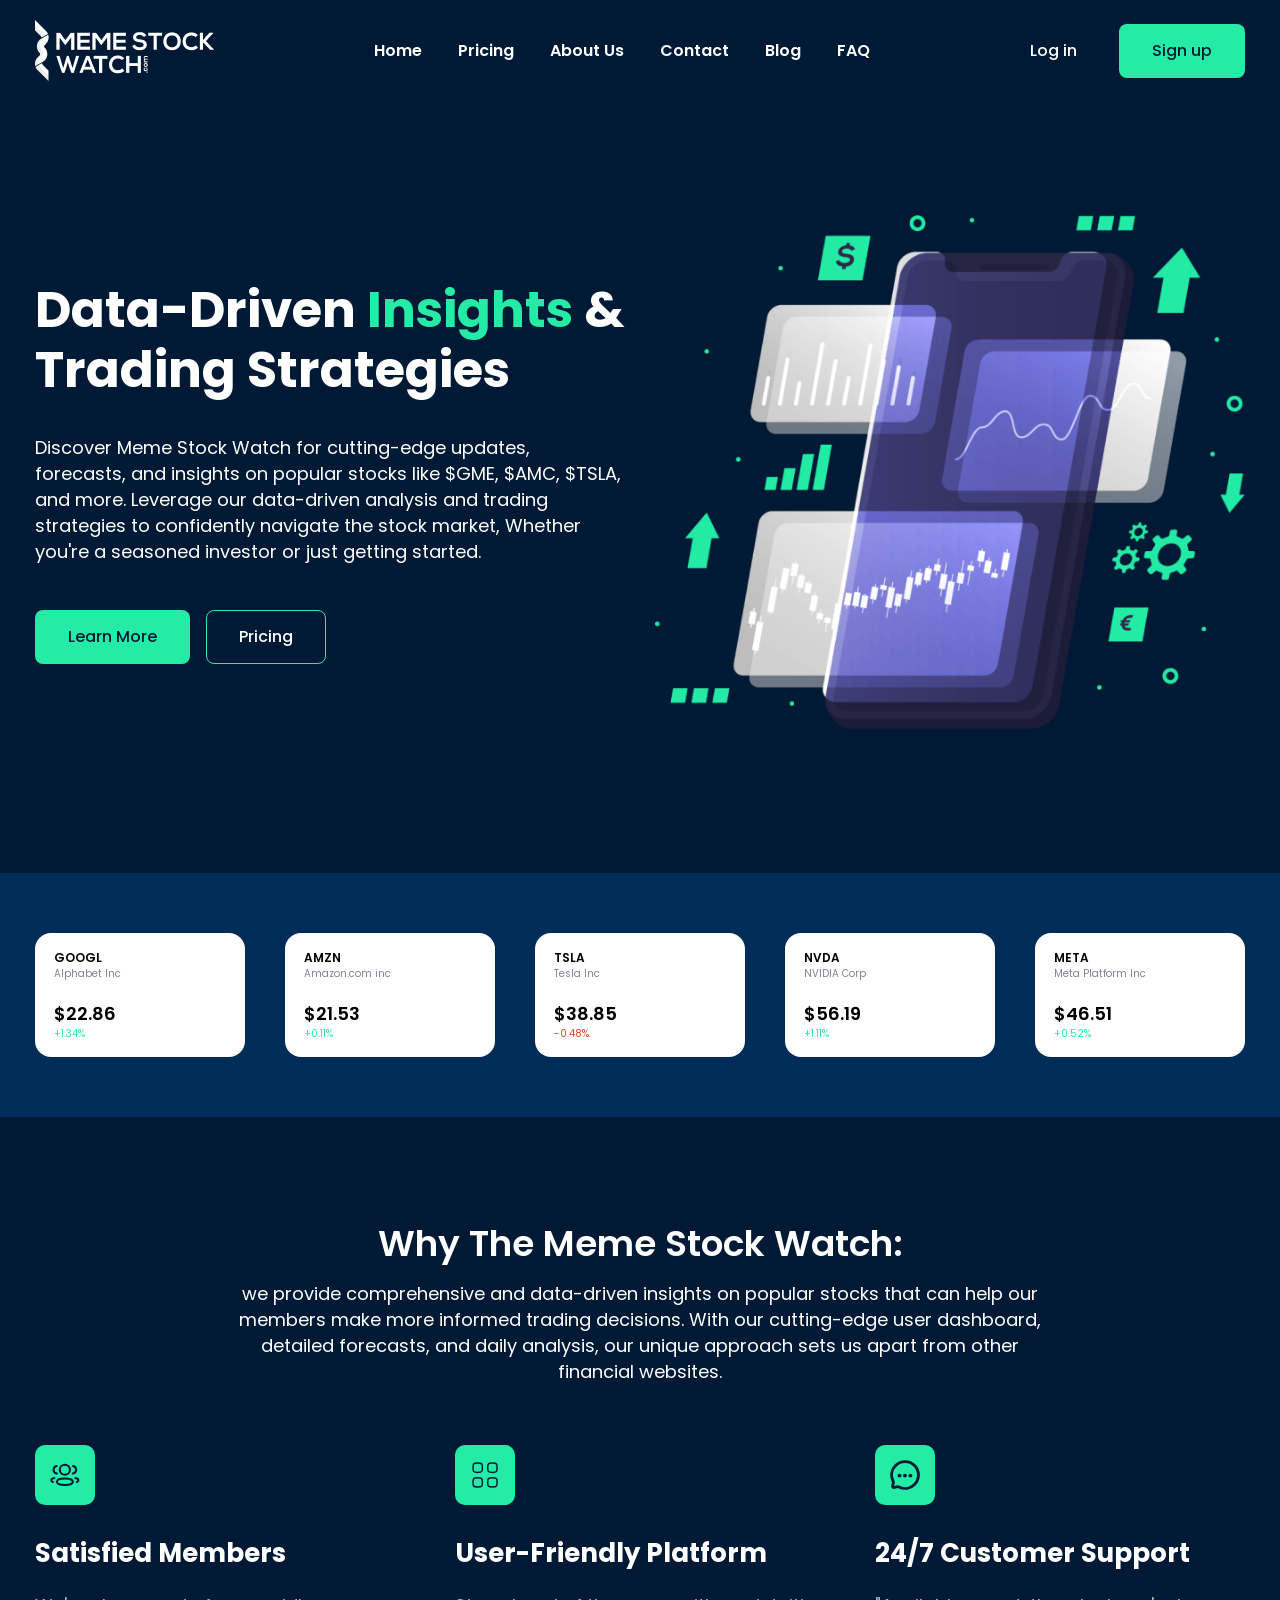
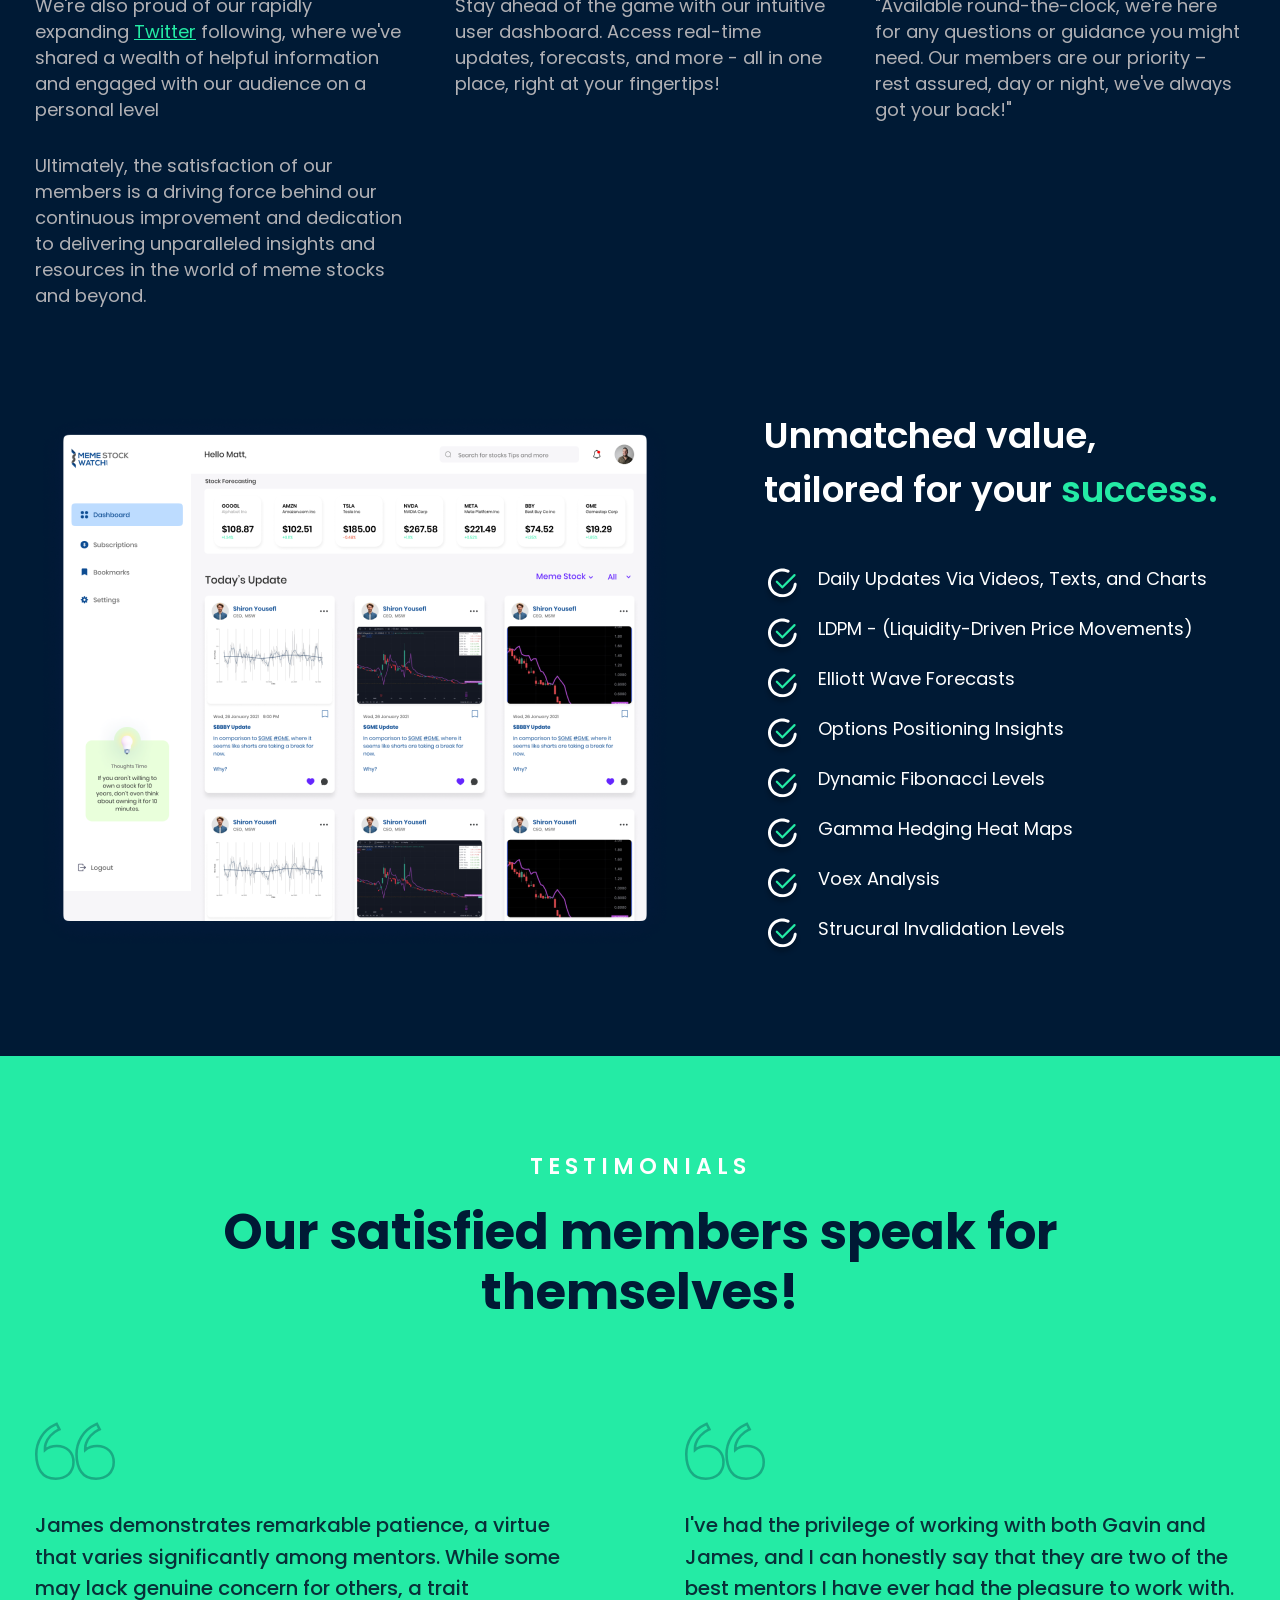
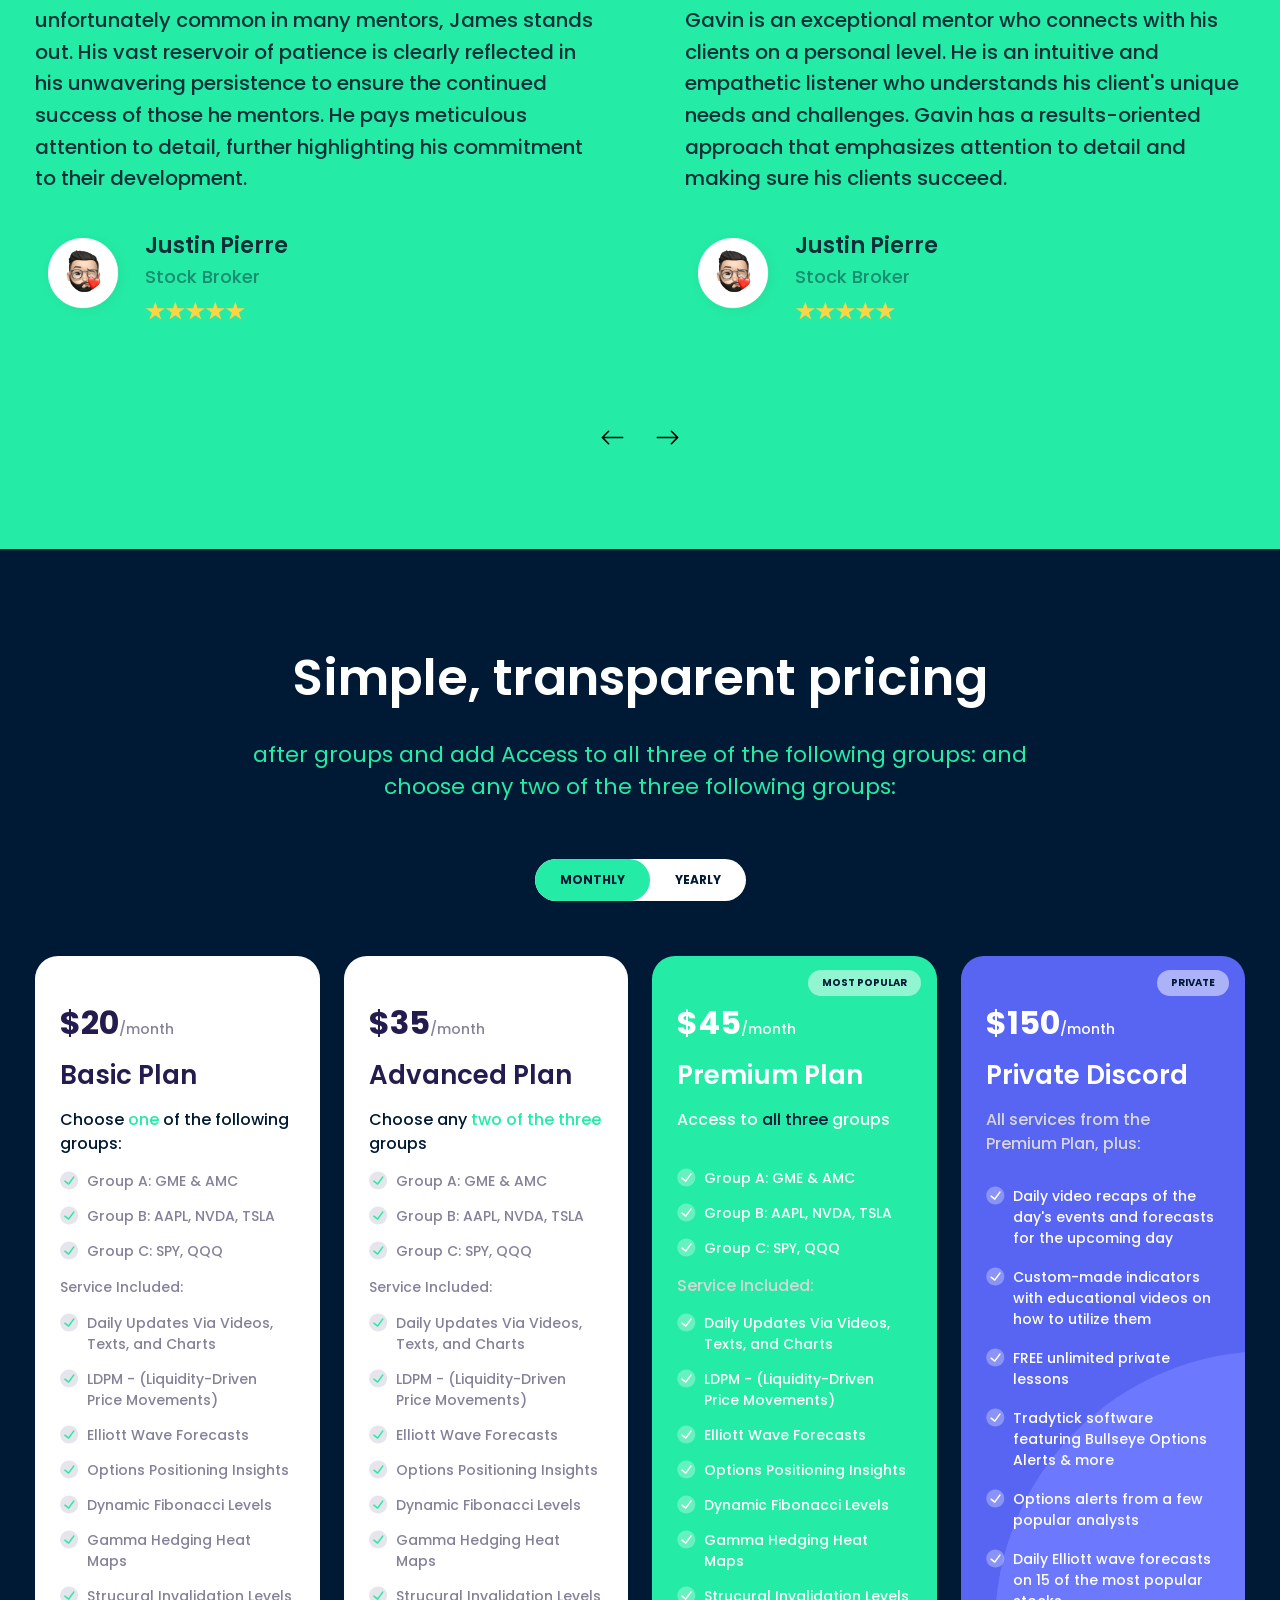
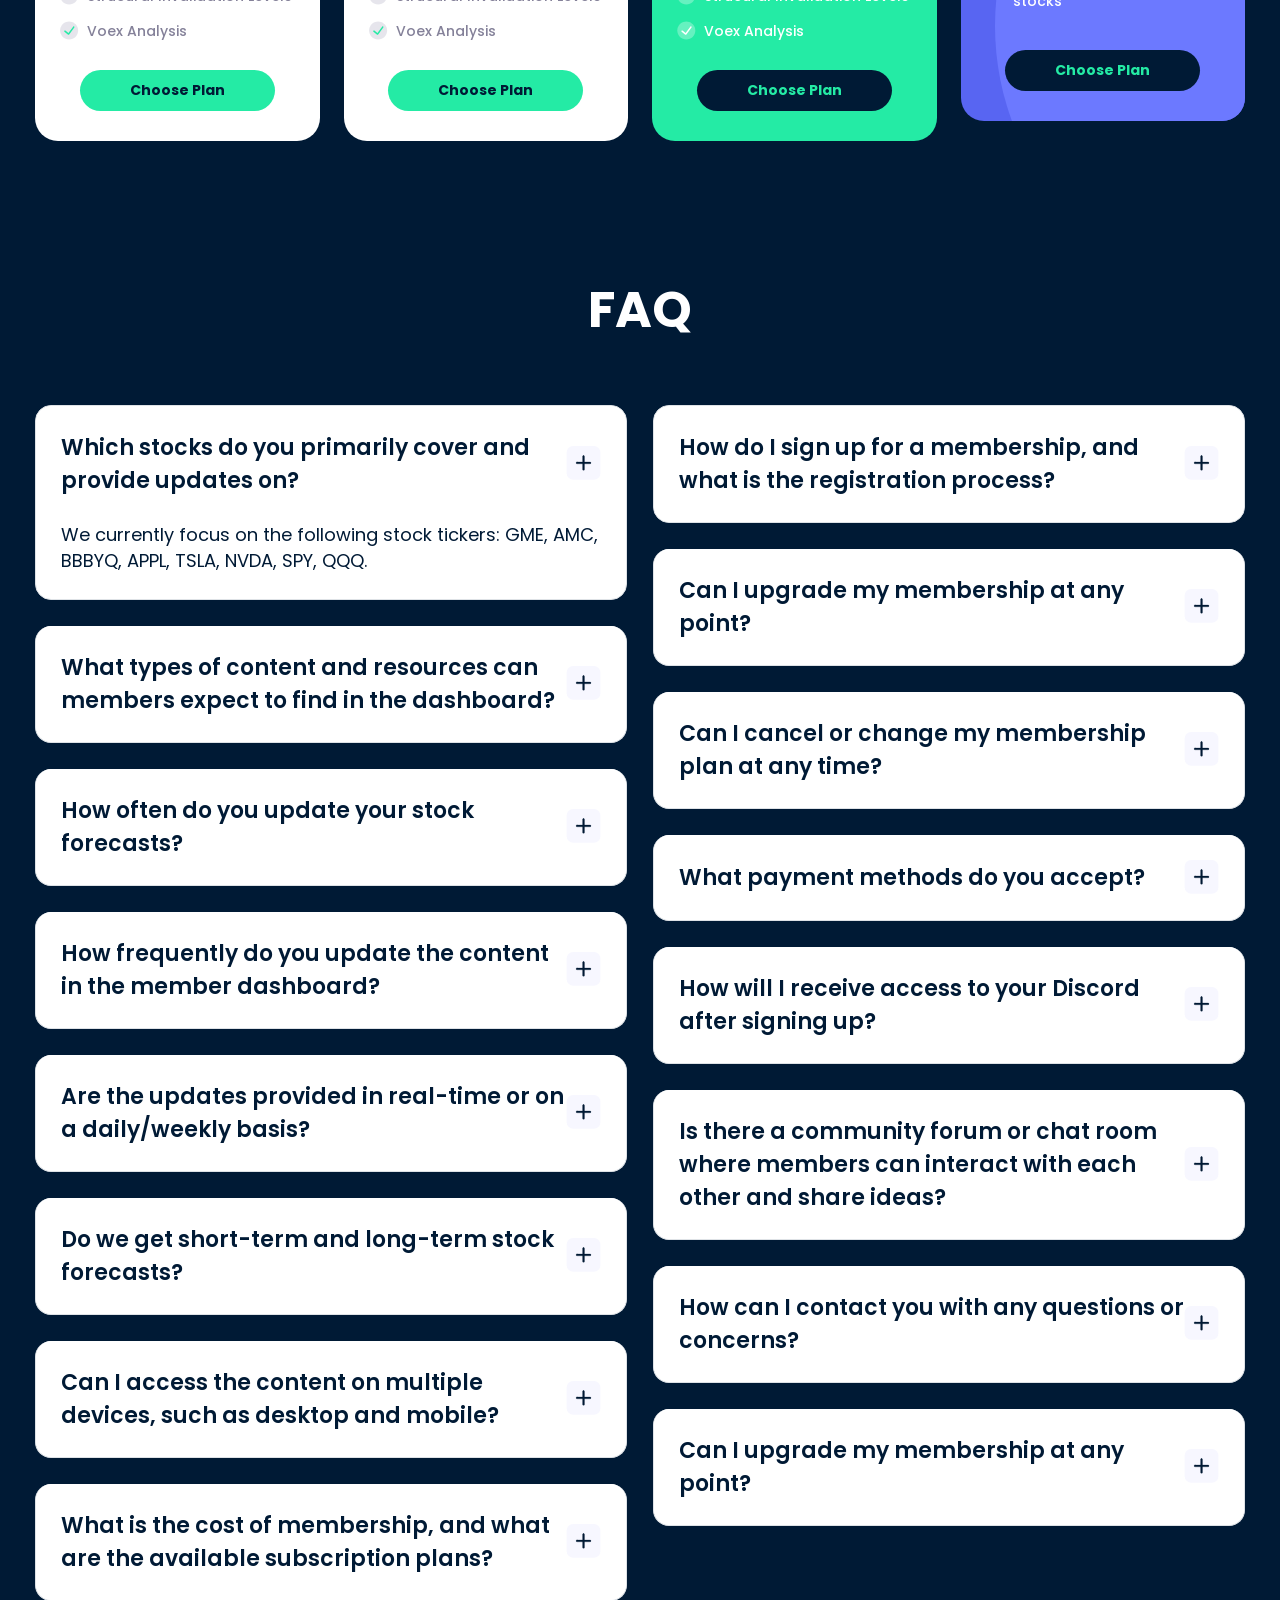
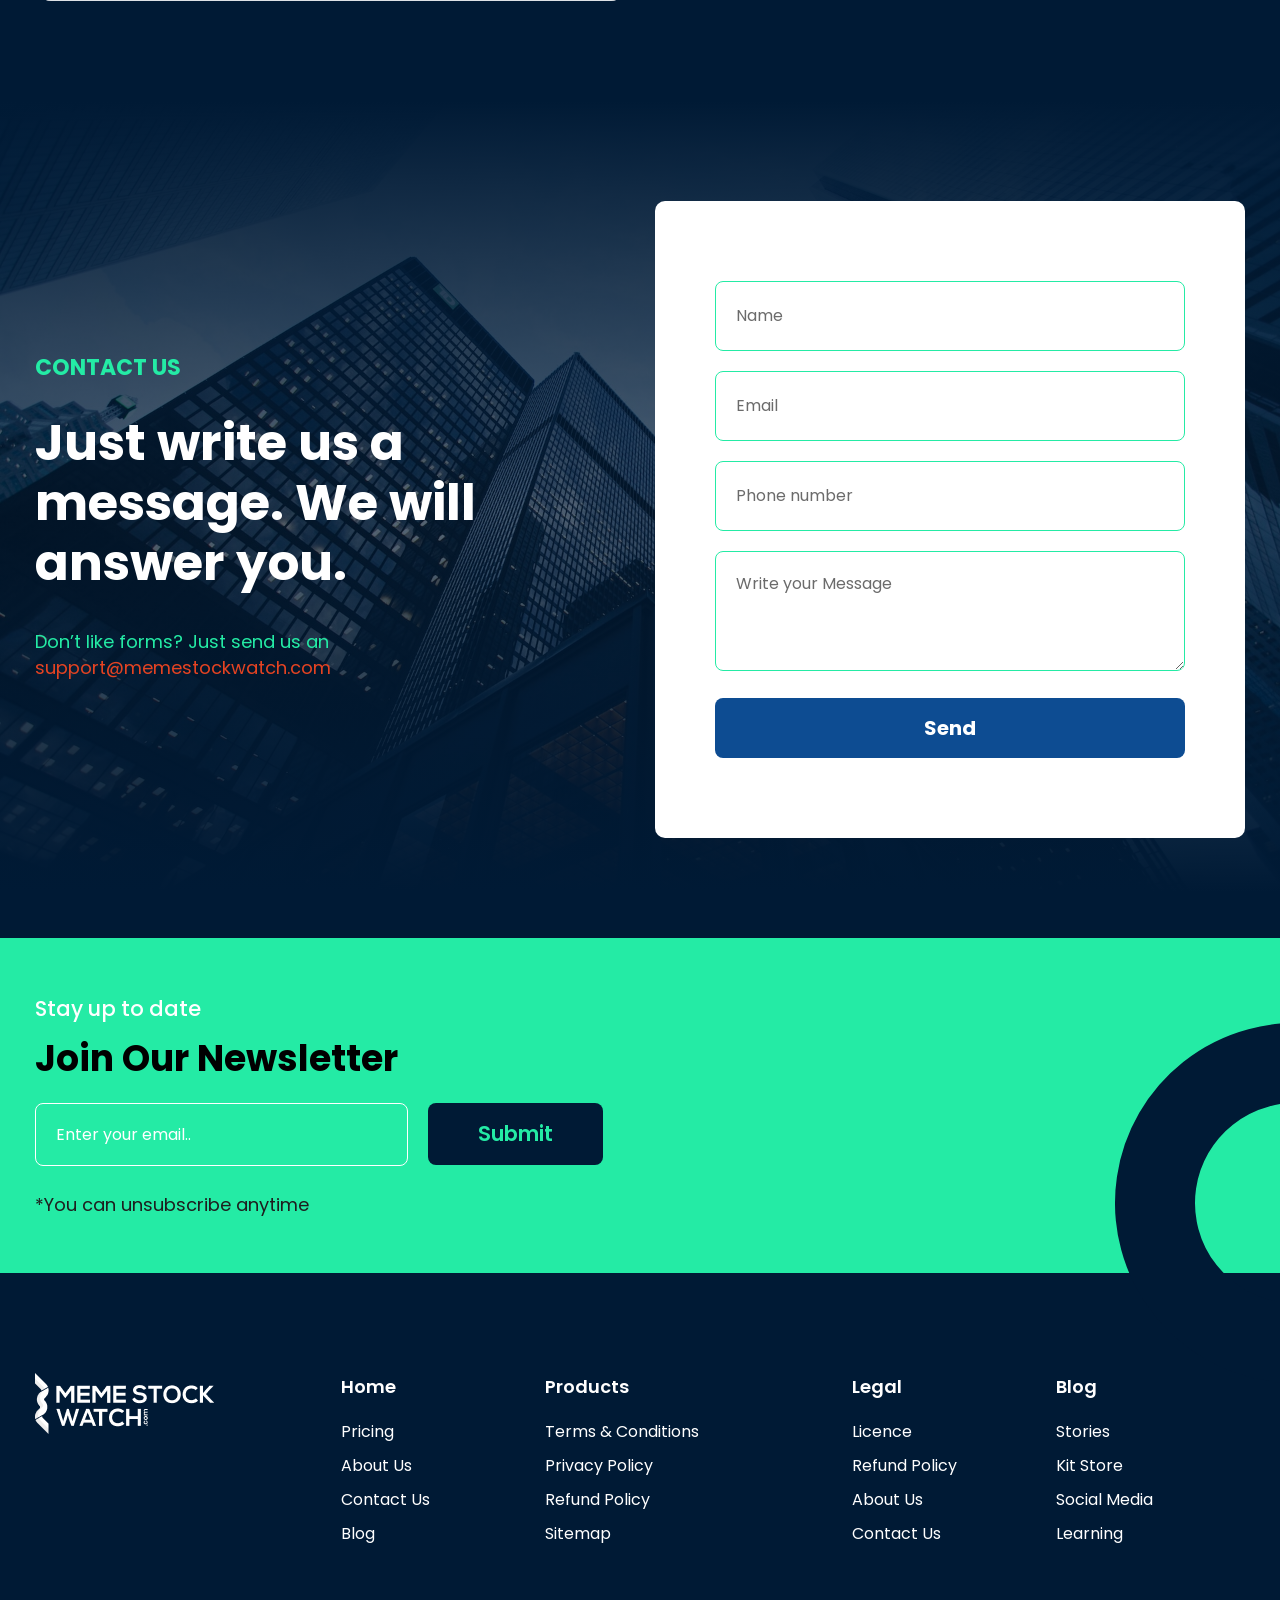
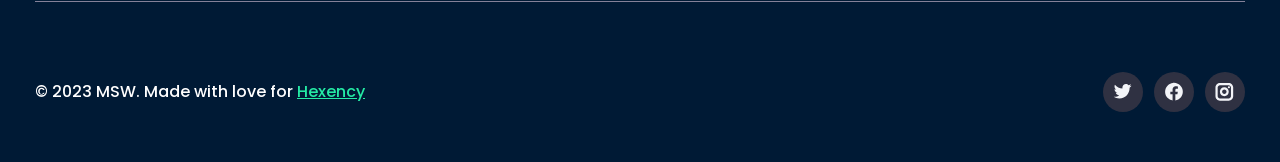
<file: index.html>
<!DOCTYPE html>
<html lang="en">

<head>
  <meta charset="UTF-8" />
  <meta name="viewport" content="width=device-width, initial-scale=1.0" />
  <meta http-equiv="X-UA-Compatible" content="ie=edge" />
  <!---- Author Name ---->
  <meta name="author" content="Your Name" />
  <!---- Website Description ---->
  <meta name="description" content="Website Description" />
  <!---- Website keywords ---->
  <meta name="keywords" content="Website keywords" />
  <!------- Favicon ------->
  <link rel="shortcut icon" type="image/x-icon" href="assets/images/logo.png" />
  <!---- Website Title ---->
  <title>Mem Stock Watch</title>
  <!-------- Fonts -------->
  <link rel="stylesheet" href="assets/fonts/fonts.css" />
  <!------- Css Here ------->
  <link rel="stylesheet" href="assets/css/animate.min.css" />
  <link rel="stylesheet" href="assets/css/owl.carousel.min.css" />
  <link rel="stylesheet" href="assets/css/bootstrap.min.css" />
  <link rel="stylesheet" href="assets/css/style.css" />
</head>

<body>

  <!-- Start Loader -->
  <div class="section-loader">
    <div class="loader">
      <div class="loader-circle"></div>
      <div class="loader-circle"></div>
    </div>
  </div>
  <!-- End Loader -->


  <!-- 
	  =====================================================
	  Start Header Section 
	  =====================================================
	-->
  <header class="sticky-header bg-color3">
    <nav class="container">
      <div class="row align-items-center">
        <!-- ******** Header Logo ******** -->
        <div class="col-xl-3 col-lg-2 col-sm-6 col-9">
          <a href="index.html" class="header-logo d-block">
            <img src="assets/images/logo/logo.png" alt="logo" class="img-fluid">
          </a>
        </div>
        <div class="col-xl-6 col-lg-7" id="sidebar">
          <!-- ******** Main Menu ******** -->
          <div class="main-menu sidebar-menu d-flex align-items-center justify-content-lg-center">
            <img src="assets/images/icons/closed.svg" alt="closed" class="sidebar-closed-icon d-inline-block d-lg-none">
            <ul class="menu d-lg-flex align-items-center justify-content-center">
              <li class="menu-item">
                <a href="index.html" class="menu-link primary-font-600 size-xl primary-color text-capitalize">Home</a>
              </li>
              <li class="menu-item">
                <a href="pricing.html"
                  class="menu-link primary-font-600 size-xl primary-color text-capitalize">Pricing</a>
              </li>
              <li class="menu-item">
                <a href="#" class="menu-link primary-font-600 size-xl primary-color text-capitalize">About us</a>
              </li>
              <li class="menu-item">
                <a href="contact.html"
                  class="menu-link primary-font-600 size-xl primary-color text-capitalize">Contact</a>
              </li>
              <li class="menu-item">
                <a href="blog.html" class="menu-link primary-font-600 size-xl primary-color text-capitalize">Blog</a>
              </li>
              <li class="menu-item">
                <a href="#faq" class="menu-link primary-font-600 size-xl primary-color text-capitalize">FAQ</a>
              </li>
              <li class="menu-item menu-btn-item menu-btn-item-1 d-block d-lg-none">
                <a href="#" class="menu-btn-link primary-font-500 size-xl primary-color rounded-8">Log in</a>
              </li>
              <li class="menu-item menu-btn-item menu-btn-item-2 d-block d-lg-none">
                <a href="#" class="menu-btn-link bg-btn">Sign up</a>
              </li>
            </ul>
          </div>
        </div>
        <div class="col-lg-3 d-none d-lg-block">
          <!-- ***** Header Button ***** -->
          <ul class="menu-btn menu d-flex align-items-center justify-content-end">
            <li class="menu-btn-item menu-btn-item-1">
              <a href="#" class="menu-btn-link primary-font-500 size-xl primary-color rounded-8">Log in</a>
            </li>
            <li class="menu-btn-item menu-btn-item-2">
              <a href="#" class="menu-btn-link bg-btn">Sign up</a>
            </li>
          </ul>
        </div>
        <div class="col-sm-6 col-3 d-block d-lg-none">
          <div class="sidebar-toggler">
            <div class="sidebar-toggler-line"></div>
            <div class="sidebar-toggler-line"></div>
            <div class="sidebar-toggler-line"></div>
          </div>
        </div>
      </div>
    </nav>
  </header>
  <!-- 
	  =====================================================
	  End Header Section 
	  =====================================================
	-->

  <main>
    <!-- 
		  =====================================================
		  Start Hero Section 
		  =====================================================
		-->
    <section class="hero-section bg-color3">
      <div class="container">
        <!----- Start row ----->
        <div class="row g-5 hero-row align-items-center">
          <article class="col-lg-6">
            <div class="hero-content">
              <h1 class="hero-title primary-font-700 size-12xl primary-color">Data-Driven <span
                  class="text-color3">Insights</span>
                & Trading Strategies</h1>
              <p class="hero-desc primary-font-400 size-2xl primary-color">Discover Meme Stock Watch for cutting-edge
                updates, forecasts, and insights on popular stocks like $GME, $AMC, $TSLA, and more. Leverage our
                data-driven analysis and trading strategies to confidently navigate the stock market, Whether you're a
                seasoned investor or just getting started.</p>
              <div class="hero-btn d-flex align-items-center flex-wrap">
                <a href="#" class="bg-btn text-capitalize">Learn More</a>
                <a href="#" class="border-btn text-capitalize">Pricing</a>
              </div>
            </div>
          </article>
          <article class="col-lg-6">
            <div class="hero-img">
              <img src="assets/images/hero/hero.png" alt="hero" class="hero-main-img img-fluid">
            </div>
          </article>
        </div>
        <!------ End row ------>
      </div>
    </section>
    <!-- 
		  =====================================================
		  End Hero Section 
		  =====================================================
		-->

    <!-- 
		  =====================================================
		  Start Stock Forecasting Section 
		  =====================================================
		-->
    <section class="stock-forecasting-section bg-color5">
      <div class="container">
        <div class="row stock-forecasting-grid">
          <article class="">
            <div class="stock-forecasting-card primary-bg rounded-18">
              <h3 class="primary-font-600 size-md text-color4 text-uppercase">GOOGL</h3>
              <p class="primary-font-400 size-sm text-color7">Alphabet Inc</p>
              <h4 class="stock-forecasting-card-counter primary-font-600 size-5xl text-color4"><span>$</span><span
                  class="counter">108.87</span></h4>
              <p class="stock-forecasting-card-color-text primary-font-400 size-sm text-color3">+1.34%</p>
            </div>
          </article>
          <article class="">
            <div class="stock-forecasting-card primary-bg rounded-18">
              <h3 class="primary-font-600 size-md text-color4 text-uppercase">AMZN</h3>
              <p class="primary-font-400 size-sm text-color7">Amazon.com inc</p>
              <h4 class="stock-forecasting-card-counter primary-font-600 size-5xl text-color4"><span>$</span><span
                  class="counter">102.51</span></h4>
              <p class="stock-forecasting-card-color-text primary-font-400 size-sm text-color3">+0.11%</p>
            </div>
          </article>
          <article class="">
            <div class="stock-forecasting-card primary-bg rounded-18">
              <h3 class="primary-font-600 size-md text-color4 text-uppercase">TSLA</h3>
              <p class="primary-font-400 size-sm text-color7">Tesla Inc</p>
              <h4 class="stock-forecasting-card-counter primary-font-600 size-5xl text-color4"><span>$</span><span
                  class="counter">185.00</span></h4>
              <p class="stock-forecasting-card-color-text primary-font-400 size-sm text-color10">-0.48%</p>
            </div>
          </article>
          <article class="">
            <div class="stock-forecasting-card primary-bg rounded-18">
              <h3 class="primary-font-600 size-md text-color4 text-uppercase">NVDA</h3>
              <p class="primary-font-400 size-sm text-color7">NVIDIA Corp</p>
              <h4 class="stock-forecasting-card-counter primary-font-600 size-5xl text-color4"><span>$</span><span
                  class="counter">267.58</span></h4>
              <p class="stock-forecasting-card-color-text primary-font-400 size-sm text-color3">+1.11%</p>
            </div>
          </article>
          <article class="">
            <div class="stock-forecasting-card primary-bg rounded-18">
              <h3 class="primary-font-600 size-md text-color4 text-uppercase">META</h3>
              <p class="primary-font-400 size-sm text-color7">Meta Platform Inc</p>
              <h4 class="stock-forecasting-card-counter primary-font-600 size-5xl text-color4"><span>$</span><span
                  class="counter">221.49</span></h4>
              <p class="stock-forecasting-card-color-text primary-font-400 size-sm text-color3">+0.52%</p>
            </div>
          </article>
        </div>
      </div>
    </section>
    <!-- 
		  =====================================================
		  End Stock Forecasting Section 
		  =====================================================
		-->

    <!-- 
		  =====================================================
		  Start Why Mem Stock Section 
		  =====================================================
		-->
    <section class="why-mem-stock-section sec-y-space bg-color3">
      <div class="container">
        <div class="why-mem-stock-title-wrap text-center">
          <h2 class="why-mem-stock-title primary-font-600 size-11xl primary-color">Why The Meme Stock Watch:</h2>
          <p class="why-mem-stock-desc primary-font-400 size-2xl primary-color mx-auto">we provide comprehensive and data-driven insights on popular stocks that can help our members make more informed trading decisions. With our cutting-edge user dashboard, detailed forecasts, and daily analysis, our unique approach sets us apart from other financial websites.</p>
        </div>
        <!----- Start row ----->
        <div class="row why-mem-stock-row">
          <article class="col-lg-4 col-sm-6">
            <div class="why-mem-stock-card">
              <div
                class="why-mem-stock-card-icon d-flex align-items-center justify-content-center secondary-bg rounded-10">
                <img src="assets/images/why-mem-stock/user.svg" alt="user" class="why-mem-stock-card-user">
              </div>
              <h4 class="why-mem-stock-card-title primary-font-700 size-8xl l-h-8xl-28 primary-color text-capitalize">
                Satisfied Members</h4>
              <p class="why-mem-stock-card-desc primary-font-400 size-2xl text-color9">
                <span>We're also proud of our rapidly expanding <a href="#" class="text-color3 text-underline"><ins>Twitter</ins></a> following, where we've shared a wealth of helpful information and engaged with our audience on a personal level</span>
                <span class="mt-5">Ultimately, the satisfaction of our members is a driving force behind our continuous improvement and dedication to delivering unparalleled insights and resources in the world of meme stocks and beyond.</span>
              </p>
            </div>
          </article>
          <article class="col-lg-4 col-sm-6">
            <div class="why-mem-stock-card">
              <div
                class="why-mem-stock-card-icon d-flex align-items-center justify-content-center secondary-bg rounded-10">
                <img src="assets/images/why-mem-stock/category.svg" alt="category" class="why-mem-stock-card-category">
              </div>
              <h4 class="why-mem-stock-card-title primary-font-700 size-8xl l-h-8xl-28 primary-color text-capitalize">
                User-Friendly Platform</h4>
              <p class="why-mem-stock-card-desc primary-font-400 size-2xl text-color9">Stay ahead of the game with our intuitive user dashboard. Access real-time updates, forecasts, and more - all in one place, right at your fingertips!</p>
            </div>
          </article>
          <article class="col-lg-4 col-sm-6">
            <div class="why-mem-stock-card">
              <div
                class="why-mem-stock-card-icon d-flex align-items-center justify-content-center secondary-bg rounded-10">
                <img src="assets/images/why-mem-stock/chat.svg" alt="chat" class="why-mem-stock-card-chat">
              </div>
              <h4 class="why-mem-stock-card-title primary-font-700 size-8xl l-h-8xl-28 primary-color text-capitalize">
                24/7 Customer Support</h4>
              <p class="why-mem-stock-card-desc primary-font-400 size-2xl text-color9">"Available round-the-clock, we're here for any questions or guidance you might need. Our members are our priority – rest assured, day or night, we've always got your back!"</p>
            </div>
          </article>
        </div>
        <!------ End row ------>
      </div>
    </section>
    <!-- 
		  =====================================================
		  End Why Mem Stock Section 
		  =====================================================
		-->

    <!-- 
		  =====================================================
		  Start Features Section 
		  =====================================================
		-->
    <section class="fatures-section sec-b-space">
      <div class="container">
        <!----- Start row ----->
        <div class="row fatures-row align-items-xl-center">
          <article class="col-xl-7 col-lg-6">
            <div class="fatures-img">
              <img src="assets/images/fatures/fatures.png" alt="fatures" class="fatures-main-img img-fluid">
            </div>
          </article>
          <article class="col-xl-5 col-lg-6">
            <div class="fatures-text">
              <h2 class="fatures-title primary-font-600 size-11xl primary-color">Unmatched value, tailored for your <span class="text-color3">success.</span></h2>
              <ul class="fatures-list">
                <li class="fatures-list-item d-flex">
                  <img src="assets/images/fatures/right.svg" alt="right" class="fatures-list-icon">
                  <p class="fatures-list-text primary-font-400 size-2xl primary-color">Daily Updates Via Videos, Texts,
                    and Charts</p>
                </li>
                <li class="fatures-list-item d-flex">
                  <img src="assets/images/fatures/right.svg" alt="right" class="fatures-list-icon">
                  <p class="fatures-list-text primary-font-400 size-2xl primary-color">LDPM - (Liquidity-Driven Price
                    Movements)</p>
                </li>
                <li class="fatures-list-item d-flex">
                  <img src="assets/images/fatures/right.svg" alt="right" class="fatures-list-icon">
                  <p class="fatures-list-text primary-font-400 size-2xl primary-color">Elliott Wave Forecasts</p>
                </li>
                <li class="fatures-list-item d-flex">
                  <img src="assets/images/fatures/right.svg" alt="right" class="fatures-list-icon">
                  <p class="fatures-list-text primary-font-400 size-2xl primary-color">Options Positioning Insights</p>
                </li>
                <li class="fatures-list-item d-flex">
                  <img src="assets/images/fatures/right.svg" alt="right" class="fatures-list-icon">
                  <p class="fatures-list-text primary-font-400 size-2xl primary-color">Dynamic Fibonacci Levels</p>
                </li>
                <li class="fatures-list-item d-flex">
                  <img src="assets/images/fatures/right.svg" alt="right" class="fatures-list-icon">
                  <p class="fatures-list-text primary-font-400 size-2xl primary-color">Gamma Hedging Heat Maps</p>
                </li>
                <li class="fatures-list-item d-flex">
                  <img src="assets/images/fatures/right.svg" alt="right" class="fatures-list-icon">
                  <p class="fatures-list-text primary-font-400 size-2xl primary-color">Voex Analysis</p>
                </li>
                <li class="fatures-list-item d-flex">
                  <img src="assets/images/fatures/right.svg" alt="right" class="fatures-list-icon">
                  <p class="fatures-list-text primary-font-400 size-2xl primary-color">Strucural Invalidation Levels</p>
                </li>
              </ul>
            </div>
          </article>
        </div>
        <!------ End row ------>
      </div>
    </section>
    <!-- 
		  =====================================================
		  End Features Section 
		  =====================================================
		-->

    <!-- 
		  =====================================================
		  Start Testimonial Section 
		  =====================================================
		-->
    <section class="testimonial-section secondary-bg sec-y-space">
      <div class="container">
        <div class="testimonial-title-wrap text-center">
          <h2 class="testimonial-top-title primary-font-600 size-7xl l-h-7xl-25 primary-color text-uppercase">
            Testimonials</h2>
          <h4 class="testimonial-title primary-font-700 size-12xl secondary-color mx-auto">Our satisfied members speak
            for themselves!</h4>
        </div>
        <div class="testimonial-slider owl-carousel owl-theme">
          <article class="testimonial-item">
            <img src="assets/images/testimonial/quote.svg" alt="" class="testimonial-quote img-fluid">
            <p class="testimonial-desc primary-font-500 size-6xl text-color5">James demonstrates remarkable patience, a virtue that varies significantly among mentors. While some may lack genuine concern for others, a trait unfortunately common in many mentors, James stands out. His vast reservoir of patience is clearly reflected in his unwavering persistence to ensure the continued success of those he mentors. He pays meticulous attention to detail, further highlighting his commitment to their development.</p>
            <div class="testimonial-user d-flex align-items-center">
              <img src="assets/images/testimonial/justin-pierre.png" alt="justin-pierre" class="testimonial-user-img">
              <div class="testimonial-user-info">
                <h4 class="testimonial-user-name primary-font-600 size-7xl text-color5 text-capitalize">Justin Pierre
                </h4>
                <p class="testimonial-user-occupation primary-font-500 size-5xl text-color11 text-capitalize">Stock
                  Broker</p>
                <div class="testimonial-user-review d-flex align-items-center">
                  <img src="assets/images/testimonial/star.svg" alt="star" class="testimonial-user-star">
                  <img src="assets/images/testimonial/star.svg" alt="star" class="testimonial-user-star">
                  <img src="assets/images/testimonial/star.svg" alt="star" class="testimonial-user-star">
                  <img src="assets/images/testimonial/star.svg" alt="star" class="testimonial-user-star">
                  <img src="assets/images/testimonial/star.svg" alt="star" class="testimonial-user-star">
                </div>
              </div>
            </div>
          </article>
          <article class="testimonial-item">
            <img src="assets/images/testimonial/quote.svg" alt="" class="testimonial-quote img-fluid">
            <p class="testimonial-desc primary-font-500 size-6xl text-color5">I've had the privilege of working with both Gavin and James, and I can honestly say that they are two of the best mentors I have ever had the pleasure to work with. Gavin is an exceptional mentor who connects with his clients on a personal level. He is an intuitive and empathetic listener who understands his client's unique needs and challenges. Gavin has a results-oriented approach that emphasizes attention to detail and making sure his clients succeed.</p>
            <div class="testimonial-user d-flex align-items-center">
              <img src="assets/images/testimonial/justin-pierre.png" alt="justin-pierre" class="testimonial-user-img">
              <div class="testimonial-user-info">
                <h4 class="testimonial-user-name primary-font-600 size-7xl text-color5 text-capitalize">Justin Pierre
                </h4>
                <p class="testimonial-user-occupation primary-font-500 size-5xl text-color11 text-capitalize">Stock
                  Broker</p>
                <div class="testimonial-user-review d-flex align-items-center">
                  <img src="assets/images/testimonial/star.svg" alt="star" class="testimonial-user-star">
                  <img src="assets/images/testimonial/star.svg" alt="star" class="testimonial-user-star">
                  <img src="assets/images/testimonial/star.svg" alt="star" class="testimonial-user-star">
                  <img src="assets/images/testimonial/star.svg" alt="star" class="testimonial-user-star">
                  <img src="assets/images/testimonial/star.svg" alt="star" class="testimonial-user-star">
                </div>
              </div>
            </div>
          </article>
          <article class="testimonial-item">
            <img src="assets/images/testimonial/quote.svg" alt="" class="testimonial-quote img-fluid">
            <p class="testimonial-desc primary-font-500 size-6xl text-color5">James has a remarkable ability to connect textbook concepts to real-life scenarios. He takes the time to understand potential mistakes and shares his insights to help others avoid them. His intuitive approach to teaching makes it easy to apply what we learn to practical situations. James truly cares about his students and goes above and beyond to ensure their success.</p>
            <div class="testimonial-user d-flex align-items-center">
              <img src="assets/images/testimonial/justin-pierre.png" alt="justin-pierre" class="testimonial-user-img">
              <div class="testimonial-user-info">
                <h4 class="testimonial-user-name primary-font-600 size-7xl text-color5 text-capitalize">Justin Pierre
                </h4>
                <p class="testimonial-user-occupation primary-font-500 size-5xl text-color11 text-capitalize">Stock
                  Broker</p>
                <div class="testimonial-user-review d-flex align-items-center">
                  <img src="assets/images/testimonial/star.svg" alt="star">
                  <img src="assets/images/testimonial/star.svg" alt="star">
                  <img src="assets/images/testimonial/star.svg" alt="star">
                  <img src="assets/images/testimonial/star.svg" alt="star">
                  <img src="assets/images/testimonial/star.svg" alt="star">
                </div>
              </div>
            </div>
          </article>
          <article class="testimonial-item">
            <img src="assets/images/testimonial/quote.svg" alt="" class="testimonial-quote img-fluid">
            <p class="testimonial-desc primary-font-500 size-6xl text-color5">James excels at identifying individuals' areas for improvement. He has an intuitive insight into his mentees' skills, enabling him to correct weaknesses in the most effective manner. His exceptional knowledge retention forms the foundation of his mentoring approach, truly setting him apart as an excellent mentor.</p>
            <div class="testimonial-user d-flex align-items-center">
              <img src="assets/images/testimonial/justin-pierre.png" alt="justin-pierre" class="testimonial-user-img">
              <div class="testimonial-user-info">
                <h4 class="testimonial-user-name primary-font-600 size-7xl text-color5 text-capitalize">Justin Pierre
                </h4>
                <p class="testimonial-user-occupation primary-font-500 size-5xl text-color11 text-capitalize">Stock
                  Broker</p>
                <div class="testimonial-user-review d-flex align-items-center">
                  <img src="assets/images/testimonial/star.svg" alt="star">
                  <img src="assets/images/testimonial/star.svg" alt="star">
                  <img src="assets/images/testimonial/star.svg" alt="star">
                  <img src="assets/images/testimonial/star.svg" alt="star">
                  <img src="assets/images/testimonial/star.svg" alt="star">
                </div>
              </div>
            </div>
          </article>
        </div>
      </div>
    </section>
    <!-- 
		  =====================================================
		  End Testimonial Section 
		  =====================================================
		-->

    <!-- 
		  =====================================================
		  Start Pricing Section 
		  =====================================================
		-->
    <section class="pricing-section bg-color3 sec-y-space">
      <div class="container">
        <div class="pricing-title text-center mx-auto">
          <h2 class="pricing-title-lg primary-font-600 size-12xl primary-color mb-4 mb-sm-5">Simple, transparent pricing
          </h2>
          <p class="pricing-title-md primary-font-400 size-7xl text-color3 d-table mx-auto position-relative">after groups and add Access to all three of the following groups:
            and choose any two of the three following groups:</p>
        </div>
        <div class="pricing-tab-area">
          <!--****** Pricing Tab Button ******-->
          <div class="pricing-tab primary-bg d-table mx-auto rounded-pill">
            <div class="d-flex align-items-center justify-content-center">
              <button class="pricing-tablinks primary-font-700 size-md secondary-color text-uppercase rounded-pill"
                onclick="openTab(event, 'Content1')" id="defaultOpen">MONTHLY</button>
              <button class="pricing-tablinks primary-font-700 size-md secondary-color text-uppercase rounded-pill"
                onclick="openTab(event, 'Content2')">YEARLY</button>
            </div>
          </div>
          <!--****** Pricing Tab Hide Content ******-->
          <div class="pricing-main-content">
            <!-- ***** Pricing Tab 1 ***** -->
            <div id="Content1" class="pricing-tabcontent">
              <!----- Start row ----->
              <div class="row pricing-tabcontent-row">
                <div class="col-xl-3 col-lg-4 col-sm-6">
                  <div class="pricing-card primary-bg">
                    <div class="pricing-card-header">
                      <h3 class="pricing-card-header-price primary-font-700 size-10xl text-color6">
                        $20<span class="primary-font-500 size-lg text-color7">/month</span></h3>
                      <h4 class="pricing-card-header-title primary-font-600 size-8xl text-color6 text-capitalize">
                        Basic Plan</h4>
                    </div>
                    <div class="pricing-card-body">
                      <div>
                        <p class="pricing-card-body-title1 primary-font-500 size-xl secondary-color">Choose
                          <span class="text-color3">one</span> of the following groups:
                        </p>
                        <ul class="pricing-card-service">
                          <li class="pricing-card-service-item d-flex align-items-start">
                            <img src="assets/images/pricing/check-circle-1.svg" alt="check-circle">
                            <p class="pricing-card-service-text primary-font-500 size-lg text-color7">
                              Group A: GME & AMC</p>
                          </li>
                          <li class="pricing-card-service-item d-flex align-items-start">
                            <img src="assets/images/pricing/check-circle-1.svg" alt="check-circle">
                            <p class="pricing-card-service-text primary-font-500 size-lg text-color7">
                              Group B: AAPL, NVDA, TSLA</p>
                          </li>
                          <li class="pricing-card-service-item d-flex align-items-start">
                            <img src="assets/images/pricing/check-circle-1.svg" alt="check-circle">
                            <p class="pricing-card-service-text primary-font-500 size-lg text-color7">
                              Group C: SPY, QQQ</p>
                          </li>
                        </ul>
                      </div>
                      <div>
                        <p class="pricing-card-body-title2 primary-font-500 size-lg text-color7">Service
                          Included:</p>
                        <ul class="pricing-card-service">
                          <li class="pricing-card-service-item d-flex align-items-start">
                            <img src="assets/images/pricing/check-circle-1.svg" alt="check-circle">
                            <p class="pricing-card-service-text primary-font-500 size-lg text-color7">
                              Daily Updates Via Videos, Texts, and Charts</p>
                          </li>
                          <li class="pricing-card-service-item d-flex align-items-start">
                            <img src="assets/images/pricing/check-circle-1.svg" alt="check-circle">
                            <p class="pricing-card-service-text primary-font-500 size-lg text-color7">
                              LDPM - (Liquidity-Driven Price Movements)</p>
                          </li>
                          <li class="pricing-card-service-item d-flex align-items-start">
                            <img src="assets/images/pricing/check-circle-1.svg" alt="check-circle">
                            <p class="pricing-card-service-text primary-font-500 size-lg text-color7">
                              Elliott Wave Forecasts</p>
                          </li>
                          <li class="pricing-card-service-item d-flex align-items-start">
                            <img src="assets/images/pricing/check-circle-1.svg" alt="check-circle">
                            <p class="pricing-card-service-text primary-font-500 size-lg text-color7">
                              Options Positioning Insights</p>
                          </li>
                          <li class="pricing-card-service-item d-flex align-items-start">
                            <img src="assets/images/pricing/check-circle-1.svg" alt="check-circle">
                            <p class="pricing-card-service-text primary-font-500 size-lg text-color7">
                              Dynamic Fibonacci Levels</p>
                          </li>
                          <li class="pricing-card-service-item d-flex align-items-start">
                            <img src="assets/images/pricing/check-circle-1.svg" alt="check-circle">
                            <p class="pricing-card-service-text primary-font-500 size-lg text-color7">
                              Gamma Hedging Heat Maps</p>
                          </li>
                          <li class="pricing-card-service-item d-flex align-items-start">
                            <img src="assets/images/pricing/check-circle-1.svg" alt="check-circle">
                            <p class="pricing-card-service-text primary-font-500 size-lg text-color7">
                              Strucural Invalidation Levels</p>
                          </li>
                          <li class="pricing-card-service-item d-flex align-items-start">
                            <img src="assets/images/pricing/check-circle-1.svg" alt="check-circle">
                            <p class="pricing-card-service-text primary-font-500 size-lg text-color7">
                              Voex Analysis</p>
                          </li>
                        </ul>
                      </div>
                    </div>
                    <div class="pricing-card-footer text-center">
                      <a href="#"
                        class="pricing-card-btn primary-font-700 size-lg secondary-color secondary-bg text-capitalize rounded-pill">Choose
                        Plan</a>
                    </div>
                  </div>
                </div>
                <div class="col-xl-3 col-lg-4 col-sm-6">
                  <div class="pricing-card primary-bg">
                    <div class="pricing-card-header">
                      <h3 class="pricing-card-header-price primary-font-700 size-10xl text-color6">
                        $35<span class="primary-font-500 size-lg text-color7">/month</span></h3>
                      <h4 class="pricing-card-header-title primary-font-600 size-8xl text-color6 text-capitalize">
                        Advanced Plan</h4>
                    </div>
                    <div class="pricing-card-body">
                      <div>
                        <p class="pricing-card-body-title1 primary-font-500 size-xl secondary-color">Choose
                          any <span class="text-color3">two of the three</span> groups</p>
                        <ul class="pricing-card-service">
                          <li class="pricing-card-service-item d-flex align-items-start">
                            <img src="assets/images/pricing/check-circle-1.svg" alt="check-circle">
                            <p class="pricing-card-service-text primary-font-500 size-lg text-color7">
                              Group A: GME & AMC</p>
                          </li>
                          <li class="pricing-card-service-item d-flex align-items-start">
                            <img src="assets/images/pricing/check-circle-1.svg" alt="check-circle">
                            <p class="pricing-card-service-text primary-font-500 size-lg text-color7">
                              Group B: AAPL, NVDA, TSLA</p>
                          </li>
                          <li class="pricing-card-service-item d-flex align-items-start">
                            <img src="assets/images/pricing/check-circle-1.svg" alt="check-circle">
                            <p class="pricing-card-service-text primary-font-500 size-lg text-color7">
                              Group C: SPY, QQQ</p>
                          </li>
                        </ul>
                      </div>
                      <div>
                        <p class="pricing-card-body-title2 primary-font-500 size-lg text-color7">Service
                          Included:</p>
                        <ul class="pricing-card-service">
                          <li class="pricing-card-service-item d-flex align-items-start">
                            <img src="assets/images/pricing/check-circle-1.svg" alt="check-circle">
                            <p class="pricing-card-service-text primary-font-500 size-lg text-color7">
                              Daily Updates Via Videos, Texts, and Charts</p>
                          </li>
                          <li class="pricing-card-service-item d-flex align-items-start">
                            <img src="assets/images/pricing/check-circle-1.svg" alt="check-circle">
                            <p class="pricing-card-service-text primary-font-500 size-lg text-color7">
                              LDPM - (Liquidity-Driven Price Movements)</p>
                          </li>
                          <li class="pricing-card-service-item d-flex align-items-start">
                            <img src="assets/images/pricing/check-circle-1.svg" alt="check-circle">
                            <p class="pricing-card-service-text primary-font-500 size-lg text-color7">
                              Elliott Wave Forecasts</p>
                          </li>
                          <li class="pricing-card-service-item d-flex align-items-start">
                            <img src="assets/images/pricing/check-circle-1.svg" alt="check-circle">
                            <p class="pricing-card-service-text primary-font-500 size-lg text-color7">
                              Options Positioning Insights</p>
                          </li>
                          <li class="pricing-card-service-item d-flex align-items-start">
                            <img src="assets/images/pricing/check-circle-1.svg" alt="check-circle">
                            <p class="pricing-card-service-text primary-font-500 size-lg text-color7">
                              Dynamic Fibonacci Levels</p>
                          </li>
                          <li class="pricing-card-service-item d-flex align-items-start">
                            <img src="assets/images/pricing/check-circle-1.svg" alt="check-circle">
                            <p class="pricing-card-service-text primary-font-500 size-lg text-color7">
                              Gamma Hedging Heat Maps</p>
                          </li>
                          <li class="pricing-card-service-item d-flex align-items-start">
                            <img src="assets/images/pricing/check-circle-1.svg" alt="check-circle">
                            <p class="pricing-card-service-text primary-font-500 size-lg text-color7">
                              Strucural Invalidation Levels</p>
                          </li>
                          <li class="pricing-card-service-item d-flex align-items-start">
                            <img src="assets/images/pricing/check-circle-1.svg" alt="check-circle">
                            <p class="pricing-card-service-text primary-font-500 size-lg text-color7">
                              Voex Analysis</p>
                          </li>
                        </ul>
                      </div>
                    </div>
                    <div class="pricing-card-footer text-center">
                      <a href="#"
                        class="pricing-card-btn primary-font-700 size-lg secondary-color secondary-bg text-capitalize rounded-pill">Choose
                        Plan</a>
                    </div>
                  </div>
                </div>
                <div class="col-xl-3 col-lg-4 col-sm-6">
                  <div class="pricing-card popular-pricing-card secondary-bg position-relative">
                    <button type="button"
                      class="pricing-card-top-btn d-table primary-font-700 size-sm secondary-color text-uppercase rounded-pill">MOST
                      POPULAR</button>
                    <div class="pricing-card-header">
                      <h3 class="pricing-card-header-price primary-font-700 size-10xl primary-color">
                        $45<span class="primary-font-500 size-lg">/month</span>
                      </h3>
                      <h4 class="pricing-card-header-title primary-font-600 size-8xl primary-color text-capitalize">
                        Premium Plan
                      </h4>
                    </div>
                    <div class="pricing-card-body">
                      <div>
                        <p class="pricing-card-body-title1 primary-font-500 size-xl primary-color">
                          Access to <span class="secondary-color">all three</span> groups
                        </p>
                        <ul class="pricing-card-service pricing-card-service-1">
                          <li class="pricing-card-service-item d-flex align-items-start">
                            <img src="assets/images/pricing/check-circle-2.svg" alt="check-circle" />
                            <p class="pricing-card-service-text primary-font-500 size-lg primary-color">
                              Group A: GME & AMC
                            </p>
                          </li>
                          <li class="pricing-card-service-item d-flex align-items-start">
                            <img src="assets/images/pricing/check-circle-2.svg" alt="check-circle" />
                            <p class="pricing-card-service-text primary-font-500 size-lg primary-color">
                              Group B: AAPL, NVDA, TSLA
                            </p>
                          </li>
                          <li class="pricing-card-service-item d-flex align-items-start">
                            <img src="assets/images/pricing/check-circle-2.svg" alt="check-circle" />
                            <p class="pricing-card-service-text primary-font-500 size-lg primary-color">
                              Group C: SPY, QQQ
                            </p>
                          </li>
                        </ul>
                      </div>
                      <div>
                        <p class="pricing-card-body-title2 primary-font-500 size-xl text-color14">
                          Service Included:
                        </p>
                        <ul class="pricing-card-service">
                          <li class="pricing-card-service-item d-flex align-items-start">
                            <img src="assets/images/pricing/check-circle-2.svg" alt="check-circle" />
                            <p class="pricing-card-service-text primary-font-500 size-lg primary-color">
                              Daily Updates Via Videos, Texts, and Charts
                            </p>
                          </li>
                          <li class="pricing-card-service-item d-flex align-items-start">
                            <img src="assets/images/pricing/check-circle-2.svg" alt="check-circle" />
                            <p class="pricing-card-service-text primary-font-500 size-lg primary-color">
                              LDPM - (Liquidity-Driven Price Movements)
                            </p>
                          </li>
                          <li class="pricing-card-service-item d-flex align-items-start">
                            <img src="assets/images/pricing/check-circle-2.svg" alt="check-circle" />
                            <p class="pricing-card-service-text primary-font-500 size-lg primary-color">
                              Elliott Wave Forecasts
                            </p>
                          </li>
                          <li class="pricing-card-service-item d-flex align-items-start">
                            <img src="assets/images/pricing/check-circle-2.svg" alt="check-circle" />
                            <p class="pricing-card-service-text primary-font-500 size-lg primary-color">
                              Options Positioning Insights
                            </p>
                          </li>
                          <li class="pricing-card-service-item d-flex align-items-start">
                            <img src="assets/images/pricing/check-circle-2.svg" alt="check-circle" />
                            <p class="pricing-card-service-text primary-font-500 size-lg primary-color">
                              Dynamic Fibonacci Levels
                            </p>
                          </li>
                          <li class="pricing-card-service-item d-flex align-items-start">
                            <img src="assets/images/pricing/check-circle-2.svg" alt="check-circle" />
                            <p class="pricing-card-service-text primary-font-500 size-lg primary-color">
                              Gamma Hedging Heat Maps
                            </p>
                          </li>
                          <li class="pricing-card-service-item d-flex align-items-start">
                            <img src="assets/images/pricing/check-circle-2.svg" alt="check-circle" />
                            <p class="pricing-card-service-text primary-font-500 size-lg primary-color">
                              Strucural Invalidation Levels
                            </p>
                          </li>
                          <li class="pricing-card-service-item d-flex align-items-start">
                            <img src="assets/images/pricing/check-circle-2.svg" alt="check-circle" />
                            <p class="pricing-card-service-text primary-font-500 size-lg primary-color">
                              Voex Analysis
                            </p>
                          </li>
                        </ul>
                      </div>
                    </div>
                    <div class="pricing-card-footer text-center">
                      <a href="#"
                        class="pricing-card-btn primary-font-700 size-lg text-color3 bg-color3 text-capitalize rounded-pill">Choose
                        Plan</a>
                    </div>
                  </div>
                </div>
                <div class="col-xl-3 col-lg-4 col-sm-6">
                  <div class="pricing-card pricing-card-private bg-color7 position-relative">
                    <button type="button"
                      class="pricing-card-top-btn d-table primary-font-700 size-sm secondary-color text-uppercase rounded-pill">Private</button>
                    <div class="pricing-card-header">
                      <h3 class="pricing-card-header-price primary-font-700 size-10xl primary-color">
                        $150<span class="primary-font-500 size-lg">/month</span>
                      </h3>
                      <h4 class="pricing-card-header-title primary-font-600 size-8xl primary-color text-capitalize">
                        Private Discord
                      </h4>
                    </div>
                    <div class="pricing-card-body">
                      <p class="pricing-card-body-title1 primary-font-500 size-xl text-color14">
                        All services from the Premium Plan, plus:
                      </p>
                      <ul class="pricing-card-service">
                        <li class="pricing-card-service-item d-flex align-items-start">
                          <img src="assets/images/pricing/check-circle-2.svg" alt="check-circle" />
                          <p class="pricing-card-service-text primary-font-500 size-lg primary-color">
                            Daily video recaps of the day's
                            events and forecasts for the
                            upcoming day
                          </p>
                        </li>
                        <li class="pricing-card-service-item d-flex align-items-start">
                          <img src="assets/images/pricing/check-circle-2.svg" alt="check-circle" />
                          <p class="pricing-card-service-text primary-font-500 size-lg primary-color">
                            Custom-made indicators with
                            educational videos on how to
                            utilize them
                          </p>
                        </li>
                        <li class="pricing-card-service-item d-flex align-items-start">
                          <img src="assets/images/pricing/check-circle-2.svg" alt="check-circle" />
                          <p class="pricing-card-service-text primary-font-500 size-lg primary-color">
                            FREE unlimited private lessons
                          </p>
                        </li>
                        <li class="pricing-card-service-item d-flex align-items-start">
                          <img src="assets/images/pricing/check-circle-2.svg" alt="check-circle" />
                          <p class="pricing-card-service-text primary-font-500 size-lg primary-color">
                            Tradytick software featuring
                            Bullseye Options Alerts & more
                          </p>
                        </li>
                        <li class="pricing-card-service-item d-flex align-items-start">
                          <img src="assets/images/pricing/check-circle-2.svg" alt="check-circle" />
                          <p class="pricing-card-service-text primary-font-500 size-lg primary-color">
                            Options alerts from a few
                            popular analysts
                          </p>
                        </li>
                        <li class="pricing-card-service-item d-flex align-items-start">
                          <img src="assets/images/pricing/check-circle-2.svg" alt="check-circle" />
                          <p class="pricing-card-service-text primary-font-500 size-lg primary-color">
                            Daily Elliott wave forecasts on
                            15 of the most popular stocks
                          </p>
                        </li>
                      </ul>
                    </div>
                    <div class="pricing-card-footer text-center">
                      <a href="#"
                        class="pricing-card-btn primary-font-700 size-lg text-color3 bg-color3 text-capitalize rounded-pill">Choose
                        Plan</a>
                    </div>
                    <div class="pricing-card-circle bg-color8"></div>
                  </div>
                </div>
              </div>
              <!------ End row ------>
            </div>
            <!-- ***** Pricing Tab 2 ***** -->
            <div id="Content2" class="pricing-tabcontent">
              <!----- Start row ----->
              <div class="row pricing-tabcontent-row">
                <div class="col-xl-3 col-lg-4 col-sm-6">
                  <div class="pricing-card primary-bg">
                    <div class="pricing-card-header">
                      <h3 class="pricing-card-header-price primary-font-700 size-10xl text-color6">
                        $16<span class="primary-font-500 size-lg text-color7">/month</span></h3>
                      <h4 class="pricing-card-header-title primary-font-600 size-8xl text-color6 text-capitalize">
                        Basic Plan</h4>
                    </div>
                    <div class="pricing-card-body">
                      <div>
                        <p class="pricing-card-body-title1 primary-font-500 size-xl secondary-color">Choose
                          <span class="text-color3">one</span> of the following groups:
                        </p>
                        <ul class="pricing-card-service">
                          <li class="pricing-card-service-item d-flex align-items-start">
                            <img src="assets/images/pricing/check-circle-1.svg" alt="check-circle">
                            <p class="pricing-card-service-text primary-font-500 size-lg text-color7">
                              Group A: GME & AMC</p>
                          </li>
                          <li class="pricing-card-service-item d-flex align-items-start">
                            <img src="assets/images/pricing/check-circle-1.svg" alt="check-circle">
                            <p class="pricing-card-service-text primary-font-500 size-lg text-color7">
                              Group B: AAPL, NVDA, TSLA</p>
                          </li>
                          <li class="pricing-card-service-item d-flex align-items-start">
                            <img src="assets/images/pricing/check-circle-1.svg" alt="check-circle">
                            <p class="pricing-card-service-text primary-font-500 size-lg text-color7">
                              Group C: SPY, QQQ</p>
                          </li>
                        </ul>
                      </div>
                      <div>
                        <p class="pricing-card-body-title2 primary-font-500 size-lg text-color7">Service
                          Included:</p>
                        <ul class="pricing-card-service">
                          <li class="pricing-card-service-item d-flex align-items-start">
                            <img src="assets/images/pricing/check-circle-1.svg" alt="check-circle">
                            <p class="pricing-card-service-text primary-font-500 size-lg text-color7">
                              Daily Updates Via Videos, Texts, and Charts</p>
                          </li>
                          <li class="pricing-card-service-item d-flex align-items-start">
                            <img src="assets/images/pricing/check-circle-1.svg" alt="check-circle">
                            <p class="pricing-card-service-text primary-font-500 size-lg text-color7">
                              LDPM - (Liquidity-Driven Price Movements)</p>
                          </li>
                          <li class="pricing-card-service-item d-flex align-items-start">
                            <img src="assets/images/pricing/check-circle-1.svg" alt="check-circle">
                            <p class="pricing-card-service-text primary-font-500 size-lg text-color7">
                              Elliott Wave Forecasts</p>
                          </li>
                          <li class="pricing-card-service-item d-flex align-items-start">
                            <img src="assets/images/pricing/check-circle-1.svg" alt="check-circle">
                            <p class="pricing-card-service-text primary-font-500 size-lg text-color7">
                              Options Positioning Insights</p>
                          </li>
                          <li class="pricing-card-service-item d-flex align-items-start">
                            <img src="assets/images/pricing/check-circle-1.svg" alt="check-circle">
                            <p class="pricing-card-service-text primary-font-500 size-lg text-color7">
                              Dynamic Fibonacci Levels</p>
                          </li>
                          <li class="pricing-card-service-item d-flex align-items-start">
                            <img src="assets/images/pricing/check-circle-1.svg" alt="check-circle">
                            <p class="pricing-card-service-text primary-font-500 size-lg text-color7">
                              Gamma Hedging Heat Maps</p>
                          </li>
                          <li class="pricing-card-service-item d-flex align-items-start">
                            <img src="assets/images/pricing/check-circle-1.svg" alt="check-circle">
                            <p class="pricing-card-service-text primary-font-500 size-lg text-color7">
                              Strucural Invalidation Levels</p>
                          </li>
                          <li class="pricing-card-service-item d-flex align-items-start">
                            <img src="assets/images/pricing/check-circle-1.svg" alt="check-circle">
                            <p class="pricing-card-service-text primary-font-500 size-lg text-color7">
                              Voex Analysis</p>
                          </li>
                        </ul>
                      </div>
                    </div>
                    <div class="pricing-card-footer text-center">
                      <a href="#"
                        class="pricing-card-btn primary-font-700 size-lg secondary-color secondary-bg text-capitalize rounded-pill">Choose
                        Plan</a>
                    </div>
                  </div>
                </div>
                <div class="col-xl-3 col-lg-4 col-sm-6">
                  <div class="pricing-card primary-bg">
                    <div class="pricing-card-header">
                      <h3 class="pricing-card-header-price primary-font-700 size-10xl text-color6">
                        $29<span class="primary-font-500 size-lg text-color7">/month</span></h3>
                      <h4 class="pricing-card-header-title primary-font-600 size-8xl text-color6 text-capitalize">
                        Advanced Plan</h4>
                    </div>
                    <div class="pricing-card-body">
                      <div>
                        <p class="pricing-card-body-title1 primary-font-500 size-xl secondary-color">Choose
                          any <span class="text-color3">two of the three</span> groups</p>
                        <ul class="pricing-card-service">
                          <li class="pricing-card-service-item d-flex align-items-start">
                            <img src="assets/images/pricing/check-circle-1.svg" alt="check-circle">
                            <p class="pricing-card-service-text primary-font-500 size-lg text-color7">
                              Group A: GME & AMC</p>
                          </li>
                          <li class="pricing-card-service-item d-flex align-items-start">
                            <img src="assets/images/pricing/check-circle-1.svg" alt="check-circle">
                            <p class="pricing-card-service-text primary-font-500 size-lg text-color7">
                              Group B: AAPL, NVDA, TSLA</p>
                          </li>
                          <li class="pricing-card-service-item d-flex align-items-start">
                            <img src="assets/images/pricing/check-circle-1.svg" alt="check-circle">
                            <p class="pricing-card-service-text primary-font-500 size-lg text-color7">
                              Group C: SPY, QQQ</p>
                          </li>
                        </ul>
                      </div>
                      <div>
                        <p class="pricing-card-body-title2 primary-font-500 size-lg text-color7">Service
                          Included:</p>
                        <ul class="pricing-card-service">
                          <li class="pricing-card-service-item d-flex align-items-start">
                            <img src="assets/images/pricing/check-circle-1.svg" alt="check-circle">
                            <p class="pricing-card-service-text primary-font-500 size-lg text-color7">
                              Daily Updates Via Videos, Texts, and Charts</p>
                          </li>
                          <li class="pricing-card-service-item d-flex align-items-start">
                            <img src="assets/images/pricing/check-circle-1.svg" alt="check-circle">
                            <p class="pricing-card-service-text primary-font-500 size-lg text-color7">
                              LDPM - (Liquidity-Driven Price Movements)</p>
                          </li>
                          <li class="pricing-card-service-item d-flex align-items-start">
                            <img src="assets/images/pricing/check-circle-1.svg" alt="check-circle">
                            <p class="pricing-card-service-text primary-font-500 size-lg text-color7">
                              Elliott Wave Forecasts</p>
                          </li>
                          <li class="pricing-card-service-item d-flex align-items-start">
                            <img src="assets/images/pricing/check-circle-1.svg" alt="check-circle">
                            <p class="pricing-card-service-text primary-font-500 size-lg text-color7">
                              Options Positioning Insights</p>
                          </li>
                          <li class="pricing-card-service-item d-flex align-items-start">
                            <img src="assets/images/pricing/check-circle-1.svg" alt="check-circle">
                            <p class="pricing-card-service-text primary-font-500 size-lg text-color7">
                              Dynamic Fibonacci Levels</p>
                          </li>
                          <li class="pricing-card-service-item d-flex align-items-start">
                            <img src="assets/images/pricing/check-circle-1.svg" alt="check-circle">
                            <p class="pricing-card-service-text primary-font-500 size-lg text-color7">
                              Gamma Hedging Heat Maps</p>
                          </li>
                          <li class="pricing-card-service-item d-flex align-items-start">
                            <img src="assets/images/pricing/check-circle-1.svg" alt="check-circle">
                            <p class="pricing-card-service-text primary-font-500 size-lg text-color7">
                              Strucural Invalidation Levels</p>
                          </li>
                          <li class="pricing-card-service-item d-flex align-items-start">
                            <img src="assets/images/pricing/check-circle-1.svg" alt="check-circle">
                            <p class="pricing-card-service-text primary-font-500 size-lg text-color7">
                              Voex Analysis</p>
                          </li>
                        </ul>
                      </div>
                    </div>
                    <div class="pricing-card-footer text-center">
                      <a href="#"
                        class="pricing-card-btn primary-font-700 size-lg secondary-color secondary-bg text-capitalize rounded-pill">Choose
                        Plan</a>
                    </div>
                  </div>
                </div>
                <div class="col-xl-3 col-lg-4 col-sm-6">
                  <div class="pricing-card popular-pricing-card secondary-bg position-relative">
                    <button type="button"
                      class="pricing-card-top-btn d-table primary-font-700 size-sm secondary-color text-uppercase rounded-pill">MOST
                      POPULAR</button>
                    <div class="pricing-card-header">
                      <h3 class="pricing-card-header-price primary-font-700 size-10xl primary-color">
                        $37<span class="primary-font-500 size-lg">/month</span>
                      </h3>
                      <h4 class="pricing-card-header-title primary-font-600 size-8xl primary-color text-capitalize">
                        Premium Plan
                      </h4>
                    </div>
                    <div class="pricing-card-body">
                      <div>
                        <p class="pricing-card-body-title1 primary-font-500 size-xl primary-color">
                          Access to <span class="secondary-color">all three</span> groups
                        </p>
                        <ul class="pricing-card-service pricing-card-service-1">
                          <li class="pricing-card-service-item d-flex align-items-start">
                            <img src="assets/images/pricing/check-circle-2.svg" alt="check-circle" />
                            <p class="pricing-card-service-text primary-font-500 size-lg primary-color">
                              Group A: GME & AMC
                            </p>
                          </li>
                          <li class="pricing-card-service-item d-flex align-items-start">
                            <img src="assets/images/pricing/check-circle-2.svg" alt="check-circle" />
                            <p class="pricing-card-service-text primary-font-500 size-lg primary-color">
                              Group B: AAPL, NVDA, TSLA
                            </p>
                          </li>
                          <li class="pricing-card-service-item d-flex align-items-start">
                            <img src="assets/images/pricing/check-circle-2.svg" alt="check-circle" />
                            <p class="pricing-card-service-text primary-font-500 size-lg primary-color">
                              Group C: SPY, QQQ
                            </p>
                          </li>
                        </ul>
                      </div>
                      <div>
                        <p class="pricing-card-body-title2 primary-font-500 size-xl text-color14">
                          Service Included:
                        </p>
                        <ul class="pricing-card-service">
                          <li class="pricing-card-service-item d-flex align-items-start">
                            <img src="assets/images/pricing/check-circle-2.svg" alt="check-circle" />
                            <p class="pricing-card-service-text primary-font-500 size-lg primary-color">
                              Daily Updates Via Videos, Texts, and Charts
                            </p>
                          </li>
                          <li class="pricing-card-service-item d-flex align-items-start">
                            <img src="assets/images/pricing/check-circle-2.svg" alt="check-circle" />
                            <p class="pricing-card-service-text primary-font-500 size-lg primary-color">
                              LDPM - (Liquidity-Driven Price Movements)
                            </p>
                          </li>
                          <li class="pricing-card-service-item d-flex align-items-start">
                            <img src="assets/images/pricing/check-circle-2.svg" alt="check-circle" />
                            <p class="pricing-card-service-text primary-font-500 size-lg primary-color">
                              Elliott Wave Forecasts
                            </p>
                          </li>
                          <li class="pricing-card-service-item d-flex align-items-start">
                            <img src="assets/images/pricing/check-circle-2.svg" alt="check-circle" />
                            <p class="pricing-card-service-text primary-font-500 size-lg primary-color">
                              Options Positioning Insights
                            </p>
                          </li>
                          <li class="pricing-card-service-item d-flex align-items-start">
                            <img src="assets/images/pricing/check-circle-2.svg" alt="check-circle" />
                            <p class="pricing-card-service-text primary-font-500 size-lg primary-color">
                              Dynamic Fibonacci Levels
                            </p>
                          </li>
                          <li class="pricing-card-service-item d-flex align-items-start">
                            <img src="assets/images/pricing/check-circle-2.svg" alt="check-circle" />
                            <p class="pricing-card-service-text primary-font-500 size-lg primary-color">
                              Gamma Hedging Heat Maps
                            </p>
                          </li>
                          <li class="pricing-card-service-item d-flex align-items-start">
                            <img src="assets/images/pricing/check-circle-2.svg" alt="check-circle" />
                            <p class="pricing-card-service-text primary-font-500 size-lg primary-color">
                              Strucural Invalidation Levels
                            </p>
                          </li>
                          <li class="pricing-card-service-item d-flex align-items-start">
                            <img src="assets/images/pricing/check-circle-2.svg" alt="check-circle" />
                            <p class="pricing-card-service-text primary-font-500 size-lg primary-color">
                              Voex Analysis
                            </p>
                          </li>
                        </ul>
                      </div>
                    </div>
                    <div class="pricing-card-footer text-center">
                      <a href="#"
                        class="pricing-card-btn primary-font-700 size-lg text-color3 bg-color3 text-capitalize rounded-pill">Choose
                        Plan</a>
                    </div>
                  </div>
                </div>
                <div class="col-xl-3 col-lg-4 col-sm-6">
                  <div class="pricing-card pricing-card-private bg-color7 position-relative">
                    <button type="button"
                      class="pricing-card-top-btn d-table primary-font-700 size-sm secondary-color text-uppercase rounded-pill">Private</button>
                    <div class="pricing-card-header">
                      <h3 class="pricing-card-header-price primary-font-700 size-10xl primary-color">
                        $125<span class="primary-font-500 size-lg">/month</span>
                      </h3>
                      <h4 class="pricing-card-header-title primary-font-600 size-8xl primary-color text-capitalize">
                        Private Discord
                      </h4>
                    </div>
                    <div class="pricing-card-body">
                      <p class="pricing-card-body-title1 primary-font-500 size-xl text-color14">
                        All services from the Premium Plan, plus:
                      </p>
                      <ul class="pricing-card-service">
                        <li class="pricing-card-service-item d-flex align-items-start">
                          <img src="assets/images/pricing/check-circle-2.svg" alt="check-circle" />
                          <p class="pricing-card-service-text primary-font-500 size-lg primary-color">
                            Daily video recaps of the day's
                            events and forecasts for the
                            upcoming day
                          </p>
                        </li>
                        <li class="pricing-card-service-item d-flex align-items-start">
                          <img src="assets/images/pricing/check-circle-2.svg" alt="check-circle" />
                          <p class="pricing-card-service-text primary-font-500 size-lg primary-color">
                            Custom-made indicators with
                            educational videos on how to
                            utilize them
                          </p>
                        </li>
                        <li class="pricing-card-service-item d-flex align-items-start">
                          <img src="assets/images/pricing/check-circle-2.svg" alt="check-circle" />
                          <p class="pricing-card-service-text primary-font-500 size-lg primary-color">
                            FREE unlimited private lessons
                          </p>
                        </li>
                        <li class="pricing-card-service-item d-flex align-items-start">
                          <img src="assets/images/pricing/check-circle-2.svg" alt="check-circle" />
                          <p class="pricing-card-service-text primary-font-500 size-lg primary-color">
                            Tradytick software featuring
                            Bullseye Options Alerts & more
                          </p>
                        </li>
                        <li class="pricing-card-service-item d-flex align-items-start">
                          <img src="assets/images/pricing/check-circle-2.svg" alt="check-circle" />
                          <p class="pricing-card-service-text primary-font-500 size-lg primary-color">
                            Options alerts from a few
                            popular analysts
                          </p>
                        </li>
                        <li class="pricing-card-service-item d-flex align-items-start">
                          <img src="assets/images/pricing/check-circle-2.svg" alt="check-circle" />
                          <p class="pricing-card-service-text primary-font-500 size-lg primary-color">
                            Daily Elliott wave forecasts on
                            15 of the most popular stocks
                          </p>
                        </li>
                      </ul>
                    </div>
                    <div class="pricing-card-footer text-center">
                      <a href="#"
                        class="pricing-card-btn primary-font-700 size-lg text-color3 bg-color3 text-capitalize rounded-pill">Choose
                        Plan</a>
                    </div>
                    <div class="pricing-card-circle bg-color8"></div>
                  </div>
                </div>
              </div>
              <!------ End row ------>
            </div>
          </div>
        </div>
      </div>
    </section>
    <!-- 
		  =====================================================
		  End Pricing Section 
		  =====================================================
		-->

    <!-- 
		  =====================================================
		  Start FAQ Section 
		  =====================================================
		-->
    <section class="faq-section bg-color3 sec-b-space" id="faq">
      <div class="container">
        <div class="faq-title-wrap text-center">
          <h2 class="faq-title primary-font-700 size-12xl primary-color">FAQ</h2>
        </div>
        <div class="accordion" id="accordionExample">
          <!----- Start row ----->
          <div class="row faq-row">
            <article class="col-lg-6">
              <div class="accordion-item accordion-i">
                <h2 class="accordion-header">
                  <button class="accordion-button collapsed primary-font-600 size-8xl secondary-color" type="button" data-bs-toggle="collapse" data-bs-target="#collapseOne" aria-expanded="false" aria-controls="collapseTwo">
                    Which stocks do you primarily cover and provide updates on?
                  </button>
                </h2>
                <div id="collapseOne" class="accordion-collapse collapse show" data-bs-parent="#accordionExample">
                  <div class="accordion-body">
                    <p class="primary-font-400 size-2xl secondary-color">We currently focus on the following stock tickers: GME, AMC, BBBYQ, APPL, TSLA, NVDA, SPY, QQQ.</p>
                  </div>
                </div>
              </div>
              <div class="accordion-item accordion-i">
                <h2 class="accordion-header">
                  <button class="accordion-button collapsed primary-font-600 size-8xl secondary-color" type="button" data-bs-toggle="collapse" data-bs-target="#collapseTow" aria-expanded="false" aria-controls="collapseTwo">
                    What types of content and resources can members expect to find in the dashboard?
                  </button>
                </h2>
                <div id="collapseTow" class="accordion-collapse collapse" data-bs-parent="#accordionExample">
                  <div class="accordion-body">
                    <p class="primary-font-400 size-2xl secondary-color">Members can expect daily updates for each individual stock group in the form of video, text, and charts in our intuitive user dashboard, similar to a simplified social media platform.</p>
                  </div>
                </div>
              </div>
              <div class="accordion-item accordion-i">
                <h2 class="accordion-header">
                  <button class="accordion-button collapsed primary-font-600 size-8xl secondary-color" type="button" data-bs-toggle="collapse" data-bs-target="#collapseThree" aria-expanded="false" aria-controls="collapseTwo">
                    How often do you update your stock forecasts?
                  </button>
                </h2>
                <div id="collapseThree" class="accordion-collapse collapse" data-bs-parent="#accordionExample">
                  <div class="accordion-body">
                    <p class="primary-font-400 size-2xl secondary-color">We provide a nightly report/video with a summary of expectations for the following day and sometimes offer a midday update to keep you informed.</p>
                  </div>
                </div>
              </div>
              <div class="accordion-item accordion-i">
                <h2 class="accordion-header">
                  <button class="accordion-button collapsed primary-font-600 size-8xl secondary-color" type="button" data-bs-toggle="collapse" data-bs-target="#collapseFour" aria-expanded="false" aria-controls="collapseTwo">
                    How frequently do you update the content in the member dashboard?
                  </button>
                </h2>
                <div id="collapseFour" class="accordion-collapse collapse" data-bs-parent="#accordionExample">
                  <div class="accordion-body">
                    <p class="primary-font-400 size-2xl secondary-color">Content is updated periodically throughout the day.</p>
                  </div>
                </div>
              </div>
              <div class="accordion-item accordion-i">
                <h2 class="accordion-header">
                  <button class="accordion-button collapsed primary-font-600 size-8xl secondary-color" type="button" data-bs-toggle="collapse" data-bs-target="#collapseFive" aria-expanded="false" aria-controls="collapseTwo">
                    Are the updates provided in real-time or on a daily/weekly basis?
                  </button>
                </h2>
                <div id="collapseFive" class="accordion-collapse collapse" data-bs-parent="#accordionExample">
                  <div class="accordion-body">
                    <p class="primary-font-400 size-2xl secondary-color">Updates are offered in real-time before, during, and after the market closes each day.</p>
                  </div>
                </div>
              </div>
              <div class="accordion-item accordion-i">
                <h2 class="accordion-header">
                  <button class="accordion-button collapsed primary-font-600 size-8xl secondary-color" type="button" data-bs-toggle="collapse" data-bs-target="#collapseSix" aria-expanded="false" aria-controls="collapseTwo">
                    Do we get short-term and long-term stock forecasts?
                  </button>
                </h2>
                <div id="collapseSix" class="accordion-collapse collapse" data-bs-parent="#accordionExample">
                  <div class="accordion-body">
                    <p class="primary-font-400 size-2xl secondary-color">Yes, we provide a mix of short-term and long-term stock forecasts to cater to various investment goals and horizons.</p>
                  </div>
                </div>
              </div>
              <div class="accordion-item accordion-i">
                <h2 class="accordion-header">
                  <button class="accordion-button collapsed primary-font-600 size-8xl secondary-color" type="button" data-bs-toggle="collapse" data-bs-target="#collapseSeven" aria-expanded="false" aria-controls="collapseTwo">
                    Can I access the content on multiple devices, such as desktop and mobile?
                  </button>
                </h2>
                <div id="collapseSeven" class="accordion-collapse collapse" data-bs-parent="#accordionExample">
                  <div class="accordion-body">
                    <p class="primary-font-400 size-2xl secondary-color">Yes, our dashboard has been tested and optimized for both mobile and desktop use.</p>
                  </div>
                </div>
              </div>
              <div class="accordion-item accordion-i">
                <h2 class="accordion-header">
                  <button class="accordion-button collapsed primary-font-600 size-8xl secondary-color" type="button" data-bs-toggle="collapse" data-bs-target="#collapseEight" aria-expanded="false" aria-controls="collapseTwo">
                    What is the cost of membership, and what are the available subscription plans?
                  </button>
                </h2>
                <div id="collapseEight" class="accordion-collapse collapse" data-bs-parent="#accordionExample">
                  <div class="accordion-body">
                    <p class="primary-font-400 size-2xl secondary-color">Membership starts at $20 for any one of our three groups, and we also offer a private Discord for $150, which includes all plans and additional Discord benefits.</p>
                  </div>
                </div>
              </div>
            </article>
            <article class="col-lg-6">
              <div class="accordion-item accordion-i">
                <h2 class="accordion-header">
                  <button class="accordion-button collapsed primary-font-600 size-8xl secondary-color" type="button" data-bs-toggle="collapse" data-bs-target="#collapseNine" aria-expanded="false" aria-controls="collapseTwo">
                    How do I sign up for a membership, and what is the registration process?
                  </button>
                </h2>
                <div id="collapseNine" class="accordion-collapse collapse" data-bs-parent="#accordionExample">
                  <div class="accordion-body">
                    <p class="primary-font-400 size-2xl secondary-color">Click here to sign up, and after you sign up and pay, you'll automatically have access to the dashboard and content for your chosen plan.</p>
                  </div>
                </div>
              </div>
              <div class="accordion-item accordion-i">
                <h2 class="accordion-header">
                  <button class="accordion-button collapsed primary-font-600 size-8xl secondary-color" type="button" data-bs-toggle="collapse" data-bs-target="#collapseTen" aria-expanded="false" aria-controls="collapseTwo">
                    Can I upgrade my membership at any point?
                  </button>
                </h2>
                <div id="collapseTen" class="accordion-collapse collapse" data-bs-parent="#accordionExample">
                  <div class="accordion-body">
                    <p class="primary-font-400 size-2xl secondary-color">Yes, you can upgrade your subscription at any time, and we'll deduct what you've already paid from the new tier's price.</p>
                  </div>
                </div>
              </div>
              <div class="accordion-item accordion-i">
                <h2 class="accordion-header">
                  <button class="accordion-button collapsed primary-font-600 size-8xl secondary-color" type="button" data-bs-toggle="collapse" data-bs-target="#collapseEleven" aria-expanded="false" aria-controls="collapseTwo">
                    Can I cancel or change my membership plan at any time?
                  </button>
                </h2>
                <div id="collapseEleven" class="accordion-collapse collapse" data-bs-parent="#accordionExample">
                  <div class="accordion-body">
                    <p class="primary-font-400 size-2xl secondary-color">Yes, you can downgrade, upgrade, or cancel your membership by emailing us at <a href="mailto:membership@memestockwatch.com" class="text-color3">membership@memestockwatch.com</a></p>
                  </div>
                </div>
              </div>
              <div class="accordion-item accordion-i">
                <h2 class="accordion-header">
                  <button class="accordion-button collapsed primary-font-600 size-8xl secondary-color" type="button" data-bs-toggle="collapse" data-bs-target="#collapseTwelve" aria-expanded="false" aria-controls="collapseTwo">
                    What payment methods do you accept?
                  </button>
                </h2>
                <div id="collapseTwelve" class="accordion-collapse collapse" data-bs-parent="#accordionExample">
                  <div class="accordion-body">
                    <p class="primary-font-400 size-2xl secondary-color">We accept Apple Pay, Google Pay, Visa, MasterCard, American Express, and Discover through our partnership with Stripe.</p>
                  </div>
                </div>
              </div>
              <div class="accordion-item accordion-i">
                <h2 class="accordion-header">
                  <button class="accordion-button collapsed primary-font-600 size-8xl secondary-color" type="button" data-bs-toggle="collapse" data-bs-target="#collapseThirteen" aria-expanded="false" aria-controls="collapseTwo">
                    How will I receive access to your Discord after signing up?
                  </button>
                </h2>
                <div id="collapseThirteen" class="accordion-collapse collapse" data-bs-parent="#accordionExample">
                  <div class="accordion-body">
                    <p class="primary-font-400 size-2xl secondary-color">After signing up for our Discord plan, you'll get an email with a personalized link to our Discord.</p>
                  </div>
                </div>
              </div>
              <div class="accordion-item accordion-i">
                <h2 class="accordion-header">
                  <button class="accordion-button collapsed primary-font-600 size-8xl secondary-color" type="button" data-bs-toggle="collapse" data-bs-target="#collapseFourteen" aria-expanded="false" aria-controls="collapseTwo">
                    Is there a community forum or chat room where members can interact with each other and share ideas?
                  </button>
                </h2>
                <div id="collapseFourteen" class="accordion-collapse collapse" data-bs-parent="#accordionExample">
                  <div class="accordion-body">
                    <p class="primary-font-400 size-2xl secondary-color">We are currently developing this feature, and it will be available to all members soon.</p>
                  </div>
                </div>
              </div>
              <div class="accordion-item accordion-i">
                <h2 class="accordion-header">
                  <button class="accordion-button collapsed primary-font-600 size-8xl secondary-color" type="button" data-bs-toggle="collapse" data-bs-target="#collapseFifteen" aria-expanded="false" aria-controls="collapseTwo">
                    How can I contact you with any questions or concerns?
                  </button>
                </h2>
                <div id="collapseFifteen" class="accordion-collapse collapse" data-bs-parent="#accordionExample">
                  <div class="accordion-body">
                    <p class="primary-font-400 size-2xl secondary-color">Reach out to our dedicated customer support team at <a href="mailto:support@memestockwatch.com" class="text-color3">support@memestockwatch.com</a> with any questions or concerns, and we'll respond within 24 hours.</p>
                  </div>
                </div>
              </div>
              <div class="accordion-item accordion-i">
                <h2 class="accordion-header">
                  <button class="accordion-button collapsed primary-font-600 size-8xl secondary-color" type="button" data-bs-toggle="collapse" data-bs-target="#collapseSixteen" aria-expanded="false" aria-controls="collapseTwo">
                    Can I upgrade my membership at any point?
                  </button>
                </h2>
                <div id="collapseSixteen" class="accordion-collapse collapse" data-bs-parent="#accordionExample">
                  <div class="accordion-body">
                    <p class="primary-font-400 size-2xl secondary-color">Yes. We understand that your needs and interests may evolve over time, and we want to make sure you have the option to upgrade your subscription to access more benefits whenever you're ready. You won't have to pay the full price for the new tier either - we'll deduct what you've already paid so you can enjoy the added perks without any hassle.</p>
                  </div>
                </div>
              </div>
            </article>
          </div>
          <!------ End row ------>
        </div>
      </div>
    </section>
    <!-- 
		  =====================================================
		  End FAQ Section 
		  =====================================================
		-->

    <!-- 
		  =====================================================
		  Start Contact Section 
		  =====================================================
		-->
    <section class="h-contact-section sec-y-space">
      <div class="container">
        <!----- Start row ----->
        <div class="row g-5 align-items-center">
          <article class="col-lg-6">
            <div class="">
              <p class="primary-font-700 size-7xl l-h-7xl-25 text-color3 text-uppercase">contact us</p>
              <h2 class="h-contact-title primary-font-700 size-12xl primary-color">Just write us a message. We will answer you.</h2>
              <p class="primary-font-400 size-2xl text-color3">Don’t like forms? Just send us an <a href="mailto:support@memestockwatch.com" class="text-color10">support@memestockwatch.com</a></p>
            </div>
          </article>
          <article class="col-lg-6">
            <form action="#" class="h-contact-form primary-bg rounded-10">
              <input type="text" name="" id="" placeholder="Name" class="h-contact-input w-100 rounded-8">
              <input type="email" name="" id="" placeholder="Email" class="h-contact-input w-100 rounded-8">
              <input type="tel" name="" id="" placeholder="Phone number" class="h-contact-input w-100 rounded-8">
              <textarea name="" id="" cols="30" rows="10" placeholder="Write your Message" class="h-contact-message h-contact-input rounded-8"></textarea>
              <button type="submit" class="h-contact-btn primary-font-700 size-3xl primary-color text-capitalize bg-color6 w-100 text-center rounded-8">Send</button>
            </form>
          </article>
        </div>
        <!------ End row ------>
      </div>
    </section>
    <!-- 
		  =====================================================
		  End Contact Section 
		  =====================================================
		-->

    <!-- 
		  =====================================================
		  Start Newsletter Section 
		  =====================================================
		-->
    <section class="newsletter-section secondary-bg position-relative">
      <div class="container">
        <div class="newsletter-title-wrap">
          <p class="primary-font-500 size-4xl primary-color">Stay up to date</p>
          <h2 class="newsletter-title primary-font-700 size-11xl text-color4 text-capitalize">Join Our Newsletter</h2>
          <form action="#" class="newsletter-form d-flex align-items-center flex-wrap">
            <input type="email" name="" id="" placeholder="Enter your email.."
              class="newsletter-form-input w-100 rounded-8">
            <button type="submit"
              class="newsletter-form-btn primary-font-600 size-4xl text-color3 text-center bg-color3 rounded-8">Submit</button>
          </form>
          <p class="primary-font-400 size-2xl text-color8">*You can unsubscribe anytime</p>
        </div>
      </div>
      <div class="newsletter-circle rounded-circle d-none d-md-block"></div>
    </section>
    <!-- 
		  =====================================================
		  End Newsletter Section 
		  =====================================================
		-->
  </main>

  <!-- 
	  =====================================================
	  Start Footer Section 
	  =====================================================
	-->
  <footer class="footer-section sec-t-space bg-color3">
    <div class="container">
      <!----- Start row ----->
      <div class="row gx-4 gy-5 footer-row">
        <article class="col-lg-3">
          <a href="index.html">
            <img src="assets/images/logo/logo.png" alt="logo" class="img-fluid">
          </a>
        </article>
        <article class="col-lg-2 col-md-3 col-6">
          <div class="f-content">
            <h3 class="f-content-title primary-font-600 size-5xl primary-color">Home</h3>
            <ul class="f-pages-menu">
              <li class="f-pages-item">
                <a href="pricing.html" class="f-pages-link primary-font-400 size-xl primary-color">Pricing</a>
              </li>
              <li class="f-pages-item">
                <a href="about-us.html" class="f-pages-link primary-font-400 size-xl primary-color">About Us</a>
              </li>
              <li class="f-pages-item">
                <a href="contact.html" class="f-pages-link primary-font-400 size-xl primary-color">Contact Us</a>
              </li>
              <li class="f-pages-item">
                <a href="blog.html" class="f-pages-link primary-font-400 size-xl primary-color">Blog</a>
              </li>
            </ul>
          </div>
        </article>
        <article class="col-lg-3 col-md-3 col-6">
          <div class="f-content">
            <h3 class="f-content-title primary-font-600 size-5xl primary-color">Products</h3>
            <ul class="f-pages-menu">
              <li class="f-pages-item">
                <a href="#" class="f-pages-link primary-font-400 size-xl primary-color">Terms & Conditions</a>
              </li>
              <li class="f-pages-item">
                <a href="#" class="f-pages-link primary-font-400 size-xl primary-color">Privacy Policy</a>
              </li>
              <li class="f-pages-item">
                <a href="#" class="f-pages-link primary-font-400 size-xl primary-color">Refund Policy</a>
              </li>
              <li class="f-pages-item">
                <a href="#" class="f-pages-link primary-font-400 size-xl primary-color">Sitemap</a>
              </li>
            </ul>
          </div>
        </article>
        <article class="col-lg-2 col-md-3 col-6">
          <div class="f-content">
            <h3 class="f-content-title primary-font-600 size-5xl primary-color">Legal</h3>
            <ul class="f-pages-menu">
              <li class="f-pages-item">
                <a href="#" class="f-pages-link primary-font-400 size-xl primary-color">Licence</a>
              </li>
              <li class="f-pages-item">
                <a href="#" class="f-pages-link primary-font-400 size-xl primary-color">Refund Policy</a>
              </li>
              <li class="f-pages-item">
                <a href="about-us.html" class="f-pages-link primary-font-400 size-xl primary-color">About Us</a>
              </li>
              <li class="f-pages-item">
                <a href="contact.html" class="f-pages-link primary-font-400 size-xl primary-color">Contact Us</a>
              </li>
            </ul>
          </div>
        </article>
        <article class="col-lg-2 col-md-3 col-6">
          <div class="f-content">
            <h3 class="f-content-title primary-font-600 size-5xl primary-color">Blog</h3>
            <ul class="f-pages-menu">
              <li class="f-pages-item">
                <a href="#" class="f-pages-link primary-font-400 size-xl primary-color">Stories</a>
              </li>
              <li class="f-pages-item">
                <a href="#" class="f-pages-link primary-font-400 size-xl primary-color">Kit Store</a>
              </li>
              <li class="f-pages-item">
                <a href="#" class="f-pages-link primary-font-400 size-xl primary-color">Social Media</a>
              </li>
              <li class="f-pages-item">
                <a href="#" class="f-pages-link primary-font-400 size-xl primary-color">Learning</a>
              </li>
            </ul>
          </div>
        </article>
      </div>
      <!------ End row ------>
      <div class="footer-bottom">
        <div class="row g-4 gy-5 footer-bottom-row align-items-center">
          <article class="col-sm-7">
            <div class="f-copyright">
              <p class="primary-font-500 size-xl primary-color">&copy; 2023 MSW. Made with love for <a href="#"
                  class="text-color3"><ins>Hexency</ins></a></p>
            </div>
          </article>
          <article class="col-sm-5">
            <ul class="f-social d-flex align-items-center justify-content-end">
              <li class="f-social-item">
                <a href="#" class="f-social-link d-flex align-items-center justify-content-center bg-color4">
                  <svg class="f-social-icon" width="19" height="15" viewBox="0 0 19 15" fill="none"
                    xmlns="http://www.w3.org/2000/svg">
                    <path
                      d="M18.4643 1.69587C17.8001 2.02801 17.1358 2.13873 16.3608 2.24944C17.1358 1.80658 17.6893 1.1423 17.9108 0.256585C17.2465 0.699442 16.4715 0.920871 15.5858 1.1423C14.9215 0.478013 13.9251 0.0351562 12.9286 0.0351562C11.0465 0.0351562 9.38577 1.69587 9.38577 3.68873C9.38577 4.02087 9.38577 4.2423 9.49649 4.46373C6.5072 4.35301 3.73935 2.91373 1.96792 0.699442C1.63578 1.25301 1.52506 1.80658 1.52506 2.58158C1.52506 3.79944 2.18935 4.90659 3.18578 5.57087C2.6322 5.57087 2.07863 5.34944 1.52506 5.12801C1.52506 6.89944 2.74292 8.33873 4.40363 8.67087C4.07149 8.78158 3.73935 8.78158 3.4072 8.78158C3.18577 8.78158 2.96435 8.78158 2.74292 8.67087C3.18578 10.1102 4.51435 11.2173 6.17506 11.2173C4.9572 12.2137 3.4072 12.7673 1.63578 12.7673C1.30363 12.7673 1.0822 12.7673 0.750061 12.7673C2.41078 13.7637 4.29292 14.428 6.28578 14.428C12.9286 14.428 16.5822 8.8923 16.5822 4.13159C16.5822 4.02087 16.5822 3.79944 16.5822 3.68873C17.3572 3.13516 18.0215 2.47087 18.4643 1.69587Z"
                      fill="#F3F4F8" />
                  </svg>
                </a>
              </li>
              <li class="f-social-item">
                <a href="#" class="f-social-link d-flex align-items-center justify-content-center bg-color4">
                  <svg class="f-social-icon" width="18" height="19" viewBox="0 0 18 19" fill="none"
                    xmlns="http://www.w3.org/2000/svg">
                    <path
                      d="M17.8215 9.73157C17.8218 8.03886 17.3371 6.38147 16.4248 4.95569C15.5124 3.52991 14.2105 2.39542 12.6734 1.68652C11.1362 0.977725 9.42812 0.724189 7.75136 0.956025C6.07459 1.18775 4.49934 1.89521 3.21218 2.99461C1.92502 4.09389 0.979849 5.53904 0.488499 7.1589C-0.00285123 8.77876 -0.0196804 10.5055 0.439895 12.1346C0.89958 13.7638 1.81641 15.2271 3.08187 16.3513C4.34733 17.4755 5.90852 18.2135 7.58041 18.478V12.2913H5.33181V9.73157H7.58041V7.77968C7.53203 7.32409 7.5844 6.8633 7.73386 6.43018C7.88344 5.99707 8.12635 5.60215 8.44554 5.27333C8.76461 4.94462 9.15222 4.68998 9.58069 4.52778C10.0093 4.36547 10.4682 4.29938 10.9251 4.33425C11.5894 4.343 12.2521 4.40079 12.908 4.50696V6.68914H11.792C11.6019 6.66434 11.4086 6.6825 11.2265 6.7424C11.0443 6.8024 10.878 6.90249 10.7399 7.03535C10.6017 7.1682 10.4951 7.33051 10.4281 7.51009C10.3611 7.68978 10.3353 7.8822 10.3527 8.07307V9.73379H12.8094L12.4164 12.2935H10.3483V18.4835C12.4321 18.1539 14.33 17.0912 15.7 15.4867C17.0701 13.8822 17.8224 11.8415 17.8215 9.73157Z"
                      fill="#F3F4F8" />
                  </svg>
                </a>
              </li>
              <li class="f-social-item">
                <a href="#" class="f-social-link d-flex align-items-center justify-content-center bg-color4">
                  <svg class="f-social-icon" width="19" height="19" viewBox="0 0 19 19" fill="none"
                    xmlns="http://www.w3.org/2000/svg">
                    <path
                      d="M13.9105 6.30052C14.4975 6.30052 14.9734 5.82467 14.9734 5.23766C14.9734 4.65065 14.4975 4.1748 13.9105 4.1748C13.3235 4.1748 12.8477 4.65065 12.8477 5.23766C12.8477 5.82467 13.3235 6.30052 13.9105 6.30052Z"
                      fill="#F3F4F8" />
                    <path
                      d="M9.32139 14.2141C6.87904 14.2141 4.89282 12.2279 4.89282 9.7855C4.89282 7.34315 6.87904 5.35693 9.32139 5.35693C11.7638 5.35693 13.75 7.34315 13.75 9.7855C13.75 12.2279 11.7638 14.2141 9.32139 14.2141ZM9.32139 7.57122C8.10021 7.57122 7.10711 8.56433 7.10711 9.7855C7.10711 11.0067 8.10021 11.9998 9.32139 11.9998C10.5426 11.9998 11.5357 11.0067 11.5357 9.7855C11.5357 8.56433 10.5426 7.57122 9.32139 7.57122Z"
                      fill="#F3F4F8" />
                    <path
                      d="M13.75 18.6425H4.89287C2.61658 18.6425 0.464294 16.4902 0.464294 14.2139V5.35679C0.464294 3.08051 2.61658 0.928223 4.89287 0.928223H13.75C16.0263 0.928223 18.1786 3.08051 18.1786 5.35679V14.2139C18.1786 16.4902 16.0263 18.6425 13.75 18.6425ZM4.89287 3.14251C3.85769 3.14251 2.67858 4.32162 2.67858 5.35679V14.2139C2.67858 15.269 3.83776 16.4282 4.89287 16.4282H13.75C14.7852 16.4282 15.9643 15.2491 15.9643 14.2139V5.35679C15.9643 4.32162 14.7852 3.14251 13.75 3.14251H4.89287Z"
                      fill="#F3F4F8" />
                  </svg>
                </a>
              </li>
            </ul>
          </article>
        </div>
      </div>
    </div>
  </footer>
  <!-- 
	  =====================================================
	  End Footer Section 
	  =====================================================
	-->

  <!-- 
	  ------------------------------------------------
	  Back To Top Btn
	  ------------------------------------------------
	-->
  <div class="scroll-up-btn" title="Go to top">
    <img src="assets/images/icons/arrow-up.svg" class="arrow-up" alt="arrow-up" />
    <svg class="progress-circle svg-content" width="100%" height="100%" viewBox="-1 -1 102 102">
      <path d="M50,1 a49,49 0 0,1 0,98 a49,49 0 0,1 0,-98" />
    </svg>
  </div>
  <!-- 
	  ------------------------------------------------
	  Back To Top Btn
	  ------------------------------------------------
	-->

  <!--------- jS Here --------->
  <script src="assets/js/jquery.min.js"></script>
  <script src="assets/js/wow.min.js"></script>
  <script src="assets/js/jquery.counterup.min.js"></script>
  <script src="assets/js/jquery.waypoints.min.js"></script>
  <script src="assets/js/bootstrap.min.js"></script>
  <script src="assets/js/owl.carousel.min.js"></script>
  <script src="assets/js/main.js"></script>
  <script src="assets/js/script.js"></script>
  <script src="assets/js/backToTop.js"></script>
</body>

</html>
</file>
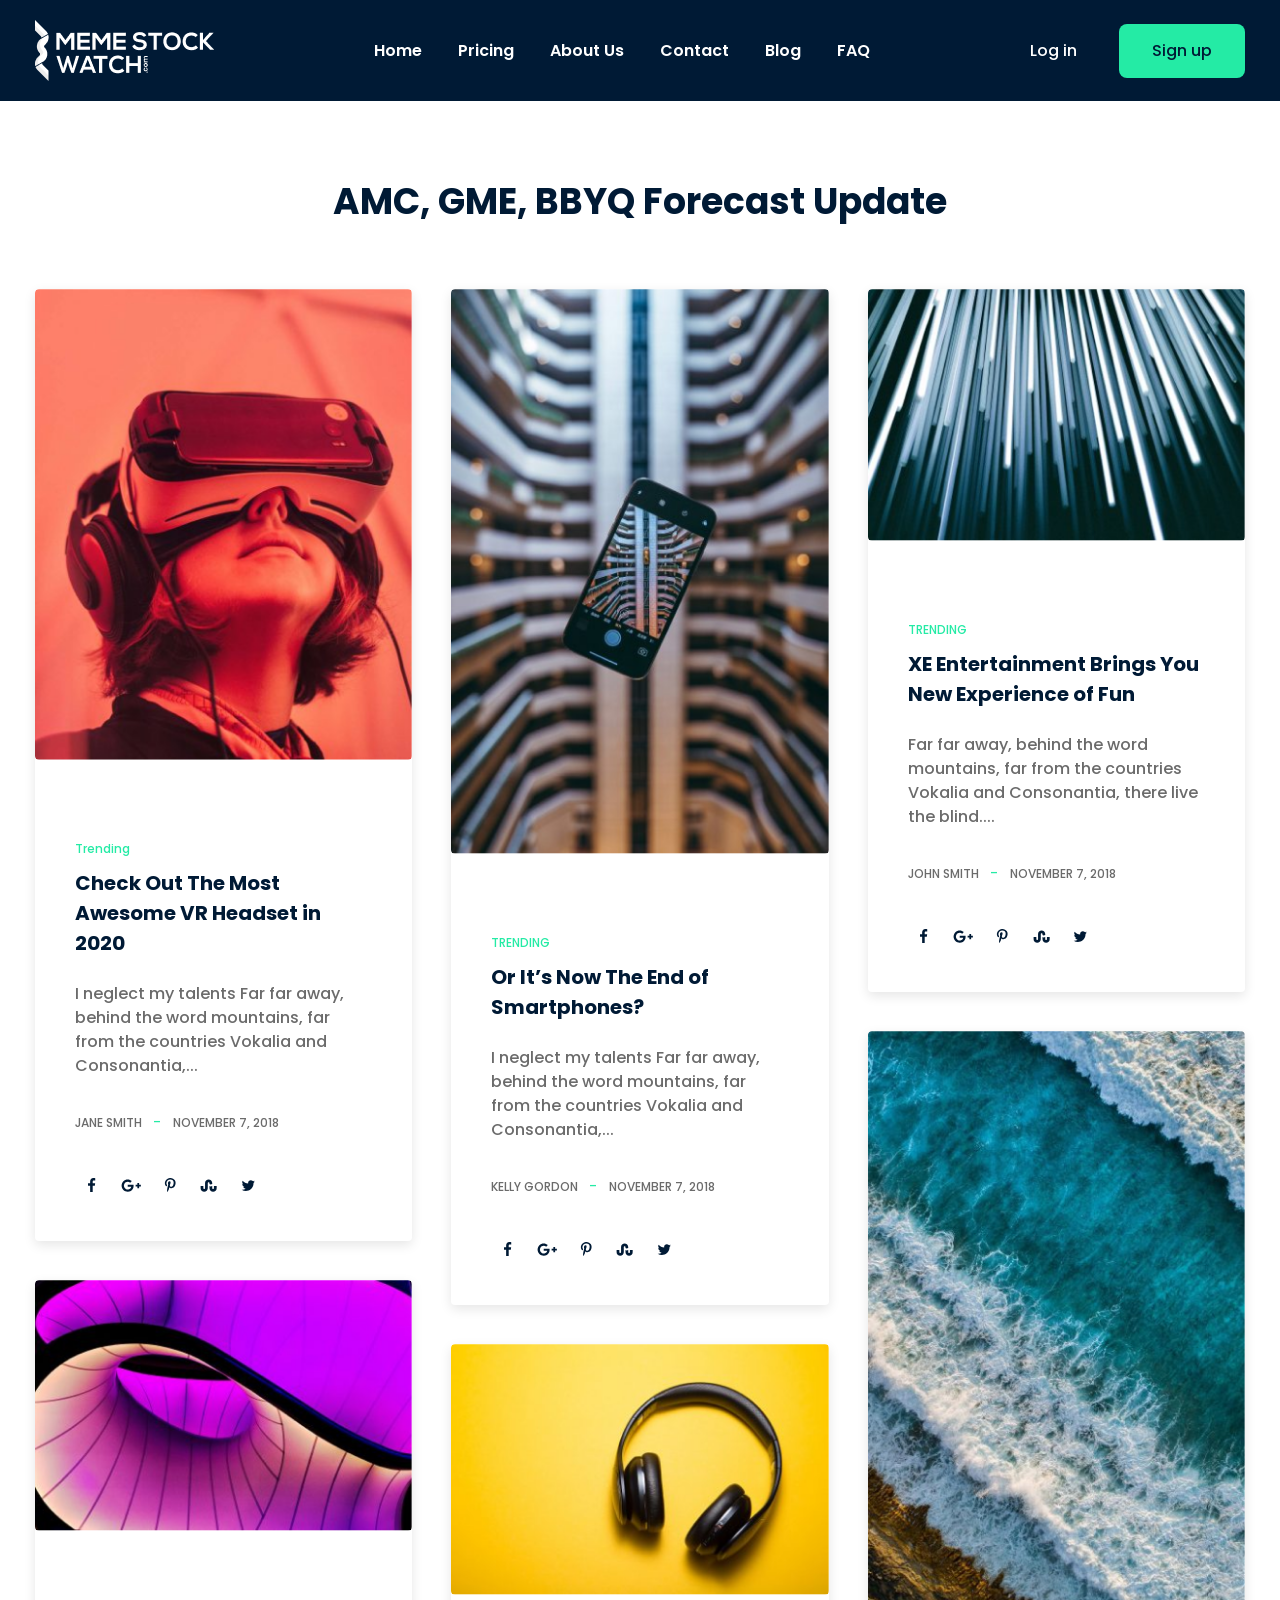
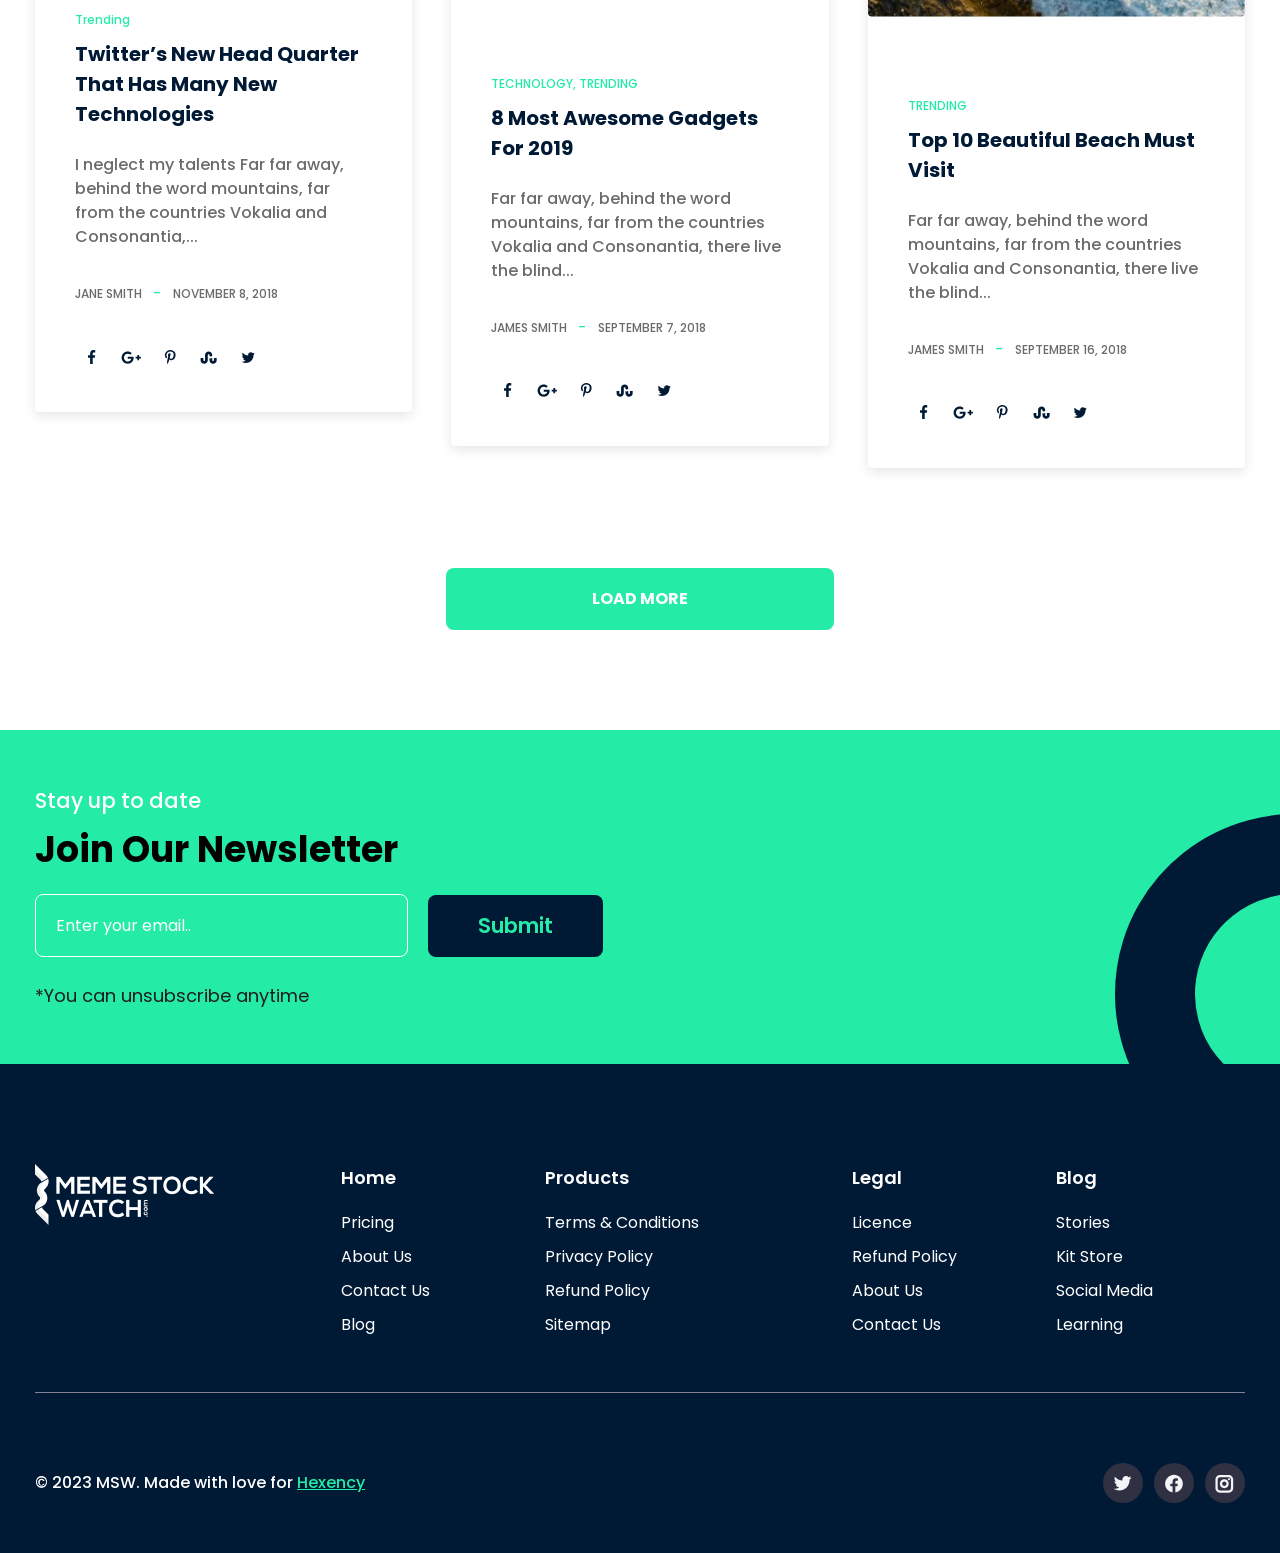
<file: blog.html>
<!DOCTYPE html>
<html lang="en">

<head>
  <meta charset="UTF-8" />
  <meta name="viewport" content="width=device-width, initial-scale=1.0" />
  <meta http-equiv="X-UA-Compatible" content="ie=edge" />
  <!---- Author Name ---->
  <meta name="author" content="Your Name" />
  <!---- Website Description ---->
  <meta name="description" content="Website Description" />
  <!---- Website keywords ---->
  <meta name="keywords" content="Website keywords" />
  <!------- Favicon ------->
  <link rel="shortcut icon" type="image/x-icon" href="assets/images/logo.png" />
  <!---- Website Title ---->
  <title>Mem Stock Watch</title>
  <!-------- Fonts -------->
  <link rel="stylesheet" href="assets/fonts/fonts.css" />
  <!------- Css Here ------->
  <link rel="stylesheet" href="assets/css/animate.min.css" />
  <link rel="stylesheet" href="assets/css/bootstrap.min.css" />
  <link rel="stylesheet" href="assets/css/style.css" />
</head>

<body>

  <!-- Start Loader -->
  <div class="section-loader">
    <div class="loader">
      <div class="loader-circle"></div>
      <div class="loader-circle"></div>
    </div>
  </div>
  <!-- End Loader -->


  <!-- 
	  =====================================================
	  Start Header Section 
	  =====================================================
	-->
  <header class="sticky-header bg-color3">
    <nav class="container">
      <div class="row align-items-center">
        <!-- ******** Header Logo ******** -->
        <div class="col-xl-3 col-lg-2 col-sm-6 col-9">
          <a href="index.html" class="header-logo d-block">
            <img src="assets/images/logo/logo.png" alt="logo" class="img-fluid">
          </a>
        </div>
        <div class="col-xl-6 col-lg-7" id="sidebar">
          <!-- ******** Main Menu ******** -->
          <div class="main-menu sidebar-menu d-flex align-items-center justify-content-lg-center">
            <img src="assets/images/icons/closed.svg" alt="closed" class="sidebar-closed-icon d-inline-block d-lg-none">
            <ul class="menu d-lg-flex align-items-center justify-content-center">
              <li class="menu-item">
                <a href="index.html" class="menu-link primary-font-600 size-xl primary-color text-capitalize">Home</a>
              </li>
              <li class="menu-item">
                <a href="pricing.html"
                  class="menu-link primary-font-600 size-xl primary-color text-capitalize">Pricing</a>
              </li>
              <li class="menu-item">
                <a href="#" class="menu-link primary-font-600 size-xl primary-color text-capitalize">About us</a>
              </li>
              <li class="menu-item">
                <a href="contact.html"
                  class="menu-link primary-font-600 size-xl primary-color text-capitalize">Contact</a>
              </li>
              <li class="menu-item">
                <a href="blog.html" class="menu-link primary-font-600 size-xl primary-color text-capitalize">Blog</a>
              </li>
              <li class="menu-item">
                <a href="#faq" class="menu-link primary-font-600 size-xl primary-color text-capitalize">FAQ</a>
              </li>
              <li class="menu-item menu-btn-item menu-btn-item-1 d-block d-lg-none">
                <a href="#" class="menu-btn-link primary-font-500 size-xl primary-color rounded-8">Log in</a>
              </li>
              <li class="menu-item menu-btn-item menu-btn-item-2 d-block d-lg-none">
                <a href="#" class="menu-btn-link bg-btn">Sign up</a>
              </li>
            </ul>
          </div>
        </div>
        <div class="col-lg-3 d-none d-lg-block">
          <!-- ***** Header Button ***** -->
          <ul class="menu-btn menu d-flex align-items-center justify-content-end">
            <li class="menu-btn-item menu-btn-item-1">
              <a href="#" class="menu-btn-link primary-font-500 size-xl primary-color rounded-8">Log in</a>
            </li>
            <li class="menu-btn-item menu-btn-item-2">
              <a href="#" class="menu-btn-link bg-btn">Sign up</a>
            </li>
          </ul>
        </div>
        <div class="col-sm-6 col-3 d-block d-lg-none">
          <div class="sidebar-toggler">
            <div class="sidebar-toggler-line"></div>
            <div class="sidebar-toggler-line"></div>
            <div class="sidebar-toggler-line"></div>
          </div>
        </div>
      </div>
    </nav>
  </header>
  <!-- 
	  =====================================================
	  End Header Section 
	  =====================================================
	-->

  <main>
    <!-- 
		  =====================================================
		  Start Blog Section 
		  =====================================================
		-->
    <section class="blog-section primary-bg sec-b-space">
      <div class="container">
        <div class="blog-title-wrap text-center">
          <h2 class="primary-font-700 size-11xl l-h-11xl-44 secondary-color">AMC, GME, BBYQ Forecast Update</h2>
        </div>
        <div class="row blog-row">
          <article class="col-lg-4 col-md-6">
            <div class="container-fluid px-0">
              <div class="row blog-row">
                <div class="col-md-12 col-sm-6">
                  <div class="blog">
                    <div class="blog-header">
                      <img src="assets/images/blog/blog-1.png" alt="blog" class="blog-header-img w-100">
                    </div>
                    <div class="blog-body">
                      <p class="primary-font-500 size-md text-color3">Trending</p>
                      <h3 class="blog-body-title primary-font-700 size-3xl secondary-color">Check Out The Most
                        Awesome VR Headset in 2020</h3>
                      <p class="blog-body-desc primary-font-500 size-xl text-color12">I neglect my talents Far far away,
                        behind the word mountains, far from
                        the countries Vokalia and
                        Consonantia,...</p>
                      <ul class="blog-body-date d-flex align-items-center">
                        <li class="blog-body-date-item">
                          <p class="primary-font-500 size-md text-color12 text-uppercase">Jane Smith</p>
                        </li>
                        <li class="blog-body-date-item"><span class="text-color3">-</span></li>
                        <li class="blog-body-date-item">
                          <p class="primary-font-500 size-md text-color12 text-uppercase">November 7, 2018</p>
                        </li>
                      </ul>
                    </div>
                    <ul class="blog-footer d-flex align-items-center">
                      <li class="blog-footer-item">
                        <a href="#" class="blog-footer-link"><img src="assets/images/blog/facebook.svg" alt="facebook"></a>
                      </li>
                      <li class="blog-footer-item">
                        <a href="#" class="blog-footer-link"><img src="assets/images/blog/google.svg" alt="google"></a>
                      </li>
                      <li class="blog-footer-item">
                        <a href="#" class="blog-footer-link"><img src="assets/images/blog/pinterest.svg"
                            alt="pinterest"></a>
                      </li>
                      <li class="blog-footer-item">
                        <a href="#" class="blog-footer-link"><img src="assets/images/blog/Group.svg" alt="Group"></a>
                      </li>
                      <li class="blog-footer-item">
                        <a href="#" class="blog-footer-link"><img src="assets/images/blog/twitter.svg" alt="twitter"></a>
                      </li>
                    </ul>
                  </div>
                </div>
                <div class="col-md-12 col-sm-6">
                  <div class="blog">
                    <div class="blog-header">
                      <img src="assets/images/blog/blog-2.png" alt="blog" class="blog-header-img w-100">
                    </div>
                    <div class="blog-body">
                      <p class="primary-font-500 size-md text-color3">Trending</p>
                      <h3 class="blog-body-title primary-font-700 size-3xl secondary-color">Twitter’s New Head Quarter
                        That Has Many New
                        Technologies</h3>
                      <p class="blog-body-desc primary-font-500 size-xl text-color12">I neglect my talents Far far away,
                        behind the word mountains, far from
                        the countries Vokalia and
                        Consonantia,...</p>
                      <ul class="blog-body-date d-flex align-items-center">
                        <li class="blog-body-date-item">
                          <p class="primary-font-500 size-md text-color12 text-uppercase">Jane Smith</p>
                        </li>
                        <li class="blog-body-date-item"><span class="text-color3">-</span></li>
                        <li class="blog-body-date-item">
                          <p class="primary-font-500 size-md text-color12 text-uppercase">November 8, 2018</p>
                        </li>
                      </ul>
                    </div>
                    <ul class="blog-footer d-flex align-items-center">
                      <li class="blog-footer-item">
                        <a href="#" class="blog-footer-link"><img src="assets/images/blog/facebook.svg" alt="facebook"></a>
                      </li>
                      <li class="blog-footer-item">
                        <a href="#" class="blog-footer-link"><img src="assets/images/blog/google.svg" alt="google"></a>
                      </li>
                      <li class="blog-footer-item">
                        <a href="#" class="blog-footer-link"><img src="assets/images/blog/pinterest.svg"
                            alt="pinterest"></a>
                      </li>
                      <li class="blog-footer-item">
                        <a href="#" class="blog-footer-link"><img src="assets/images/blog/Group.svg" alt="Group"></a>
                      </li>
                      <li class="blog-footer-item">
                        <a href="#" class="blog-footer-link"><img src="assets/images/blog/twitter.svg" alt="twitter"></a>
                      </li>
                    </ul>
                  </div>
                </div>
              </div>
            </div>
          </article>
          <article class="col-lg-4 col-md-6">
            <div class="container-fluid px-0">
              <div class="row blog-row">
                <div class="col-md-12 col-sm-6">
                  <div class="blog">
                    <div class="blog-header">
                      <img src="assets/images/blog/blog-3.png" alt="blog" class="blog-header-img w-100">
                    </div>
                    <div class="blog-body">
                      <p class="primary-font-500 size-md text-color3 text-uppercase">Trending</p>
                      <h3 class="blog-body-title primary-font-700 size-3xl secondary-color">Or It’s Now The End of
                        Smartphones?</h3>
                      <p class="blog-body-desc primary-font-500 size-xl text-color12">I neglect my talents Far far away,
                        behind the word mountains, far from
                        the countries Vokalia and
                        Consonantia,...</p>
                      <ul class="blog-body-date d-flex align-items-center">
                        <li class="blog-body-date-item">
                          <p class="primary-font-500 size-md text-color12 text-uppercase">Kelly Gordon</p>
                        </li>
                        <li class="blog-body-date-item"><span class="text-color3">-</span></li>
                        <li class="blog-body-date-item">
                          <p class="primary-font-500 size-md text-color12 text-uppercase">November 7, 2018</p>
                        </li>
                      </ul>
                    </div>
                    <ul class="blog-footer d-flex align-items-center">
                      <li class="blog-footer-item">
                        <a href="#" class="blog-footer-link"><img src="assets/images/blog/facebook.svg" alt="facebook"></a>
                      </li>
                      <li class="blog-footer-item">
                        <a href="#" class="blog-footer-link"><img src="assets/images/blog/google.svg" alt="google"></a>
                      </li>
                      <li class="blog-footer-item">
                        <a href="#" class="blog-footer-link"><img src="assets/images/blog/pinterest.svg"
                            alt="pinterest"></a>
                      </li>
                      <li class="blog-footer-item">
                        <a href="#" class="blog-footer-link"><img src="assets/images/blog/Group.svg" alt="Group"></a>
                      </li>
                      <li class="blog-footer-item">
                        <a href="#" class="blog-footer-link"><img src="assets/images/blog/twitter.svg" alt="twitter"></a>
                      </li>
                    </ul>
                  </div>
                </div>
                <div class="col-md-12 col-sm-6">
                  <div class="blog">
                    <div class="blog-header">
                      <img src="assets/images/blog/blog-4.png" alt="blog" class="blog-header-img w-100">
                    </div>
                    <div class="blog-body">
                      <p class="primary-font-500 size-md text-color3 text-uppercase">Technology, Trending</p>
                      <h3 class="blog-body-title primary-font-700 size-3xl secondary-color">8 Most Awesome Gadgets For
                        2019</h3>
                      <p class="blog-body-desc primary-font-500 size-xl text-color12">Far far away, behind the word
                        mountains, far from the countries
                        Vokalia and Consonantia, there live the
                        blind...</p>
                      <ul class="blog-body-date d-flex align-items-center">
                        <li class="blog-body-date-item">
                          <p class="primary-font-500 size-md text-color12 text-uppercase">James Smith</p>
                        </li>
                        <li class="blog-body-date-item"><span class="text-color3">-</span></li>
                        <li class="blog-body-date-item">
                          <p class="primary-font-500 size-md text-color12 text-uppercase">September 7, 2018</p>
                        </li>
                      </ul>
                    </div>
                    <ul class="blog-footer d-flex align-items-center">
                      <li class="blog-footer-item">
                        <a href="#" class="blog-footer-link"><img src="assets/images/blog/facebook.svg" alt="facebook"></a>
                      </li>
                      <li class="blog-footer-item">
                        <a href="#" class="blog-footer-link"><img src="assets/images/blog/google.svg" alt="google"></a>
                      </li>
                      <li class="blog-footer-item">
                        <a href="#" class="blog-footer-link"><img src="assets/images/blog/pinterest.svg"
                            alt="pinterest"></a>
                      </li>
                      <li class="blog-footer-item">
                        <a href="#" class="blog-footer-link"><img src="assets/images/blog/Group.svg" alt="Group"></a>
                      </li>
                      <li class="blog-footer-item">
                        <a href="#" class="blog-footer-link"><img src="assets/images/blog/twitter.svg" alt="twitter"></a>
                      </li>
                    </ul>
                  </div>
                </div>
              </div>
            </div>
          </article>
          <article class="col-lg-4 col-sm-12">
            <div class="container-fluid px-0">
              <div class="row blog-row">
                <div class="col-lg-12 col-sm-6">
                  <div class="blog">
                    <div class="blog-header">
                      <img src="assets/images/blog/blog-5.png" alt="blog" class="blog-header-img w-100">
                    </div>
                    <div class="blog-body">
                      <p class="primary-font-500 size-md text-color3 text-uppercase">Trending</p>
                      <h3 class="blog-body-title primary-font-700 size-3xl secondary-color">XE Entertainment Brings You
                        New Experience of Fun</h3>
                      <p class="blog-body-desc primary-font-500 size-xl text-color12">Far far away, behind the word
                        mountains, far from the countries
                        Vokalia and Consonantia, there live the
                        blind....</p>
                      <ul class="blog-body-date d-flex align-items-center">
                        <li class="blog-body-date-item">
                          <p class="primary-font-500 size-md text-color12 text-uppercase">John Smith</p>
                        </li>
                        <li class="blog-body-date-item"><span class="text-color3">-</span></li>
                        <li class="blog-body-date-item">
                          <p class="primary-font-500 size-md text-color12 text-uppercase">November 7, 2018</p>
                        </li>
                      </ul>
                    </div>
                    <ul class="blog-footer d-flex align-items-center">
                      <li class="blog-footer-item">
                        <a href="#" class="blog-footer-link"><img src="assets/images/blog/facebook.svg" alt="facebook"></a>
                      </li>
                      <li class="blog-footer-item">
                        <a href="#" class="blog-footer-link"><img src="assets/images/blog/google.svg" alt="google"></a>
                      </li>
                      <li class="blog-footer-item">
                        <a href="#" class="blog-footer-link"><img src="assets/images/blog/pinterest.svg"
                            alt="pinterest"></a>
                      </li>
                      <li class="blog-footer-item">
                        <a href="#" class="blog-footer-link"><img src="assets/images/blog/Group.svg" alt="Group"></a>
                      </li>
                      <li class="blog-footer-item">
                        <a href="#" class="blog-footer-link"><img src="assets/images/blog/twitter.svg" alt="twitter"></a>
                      </li>
                    </ul>
                  </div>
                </div>
                <div class="col-lg-12 col-sm-6">
                  <div class="blog">
                    <div class="blog-header">
                      <img src="assets/images/blog/blog-6.png" alt="blog" class="blog-header-img w-100">
                    </div>
                    <div class="blog-body">
                      <p class="primary-font-500 size-md text-color3 text-uppercase">Trending</p>
                      <h3 class="blog-body-title primary-font-700 size-3xl secondary-color">Top 10 Beautiful Beach Must
                        Visit</h3>
                      <p class="blog-body-desc primary-font-500 size-xl text-color12">Far far away, behind the word
                        mountains, far from the countries
                        Vokalia and Consonantia, there live the
                        blind...</p>
                      <ul class="blog-body-date d-flex align-items-center">
                        <li class="blog-body-date-item">
                          <p class="primary-font-500 size-md text-color12 text-uppercase">James Smith</p>
                        </li>
                        <li class="blog-body-date-item"><span class="text-color3">-</span></li>
                        <li class="blog-body-date-item">
                          <p class="primary-font-500 size-md text-color12 text-uppercase">September 16, 2018</p>
                        </li>
                      </ul>
                    </div>
                    <ul class="blog-footer d-flex align-items-center">
                      <li class="blog-footer-item">
                        <a href="#" class="blog-footer-link"><img src="assets/images/blog/facebook.svg" alt="facebook"></a>
                      </li>
                      <li class="blog-footer-item">
                        <a href="#" class="blog-footer-link"><img src="assets/images/blog/google.svg" alt="google"></a>
                      </li>
                      <li class="blog-footer-item">
                        <a href="#" class="blog-footer-link"><img src="assets/images/blog/pinterest.svg"
                            alt="pinterest"></a>
                      </li>
                      <li class="blog-footer-item">
                        <a href="#" class="blog-footer-link"><img src="assets/images/blog/Group.svg" alt="Group"></a>
                      </li>
                      <li class="blog-footer-item">
                        <a href="#" class="blog-footer-link"><img src="assets/images/blog/twitter.svg" alt="twitter"></a>
                      </li>
                    </ul>
                  </div>
                </div>
              </div>
            </div>
          </article>
        </div>
        <div class="blog-btn-wrap text-center">
          <a href="#"
            class="blog-btn primary-font-700 size-xl primary-color text-center rounded-8 text-uppercase secondary-bg">Load
            More</a>
        </div>
      </div>
    </section>
    <!-- 
		  =====================================================
		  End Blog Section 
		  =====================================================
		-->

    <!-- 
		  =====================================================
		  Start Newsletter Section 
		  =====================================================
		-->
    <section class="newsletter-section secondary-bg position-relative">
      <div class="container">
        <div class="newsletter-title-wrap">
          <p class="primary-font-500 size-4xl primary-color">Stay up to date</p>
          <h2 class="newsletter-title primary-font-700 size-11xl text-color4 text-capitalize">Join Our Newsletter</h2>
          <form action="#" class="newsletter-form d-flex align-items-center flex-wrap">
            <input type="email" name="" id="" placeholder="Enter your email.."
              class="newsletter-form-input w-100 rounded-8">
            <button type="submit"
              class="newsletter-form-btn primary-font-600 size-4xl text-color3 text-center bg-color3 rounded-8">Submit</button>
          </form>
          <p class="primary-font-400 size-2xl text-color8">*You can unsubscribe anytime</p>
        </div>
      </div>
      <div class="newsletter-circle rounded-circle d-none d-md-block"></div>
    </section>
    <!-- 
		  =====================================================
		  End Newsletter Section 
		  =====================================================
		-->
  </main>

  <!-- 
	  =====================================================
	  Start Footer Section 
	  =====================================================
	-->
  <footer class="footer-section sec-t-space bg-color3">
    <div class="container">
      <!----- Start row ----->
      <div class="row gx-4 gy-5 footer-row">
        <article class="col-lg-3">
          <a href="index.html">
            <img src="assets/images/logo/logo.png" alt="logo" class="img-fluid">
          </a>
        </article>
        <article class="col-lg-2 col-md-3 col-6">
          <div class="f-content">
            <h3 class="f-content-title primary-font-600 size-5xl primary-color">Home</h3>
            <ul class="f-pages-menu">
              <li class="f-pages-item">
                <a href="pricing.html" class="f-pages-link primary-font-400 size-xl primary-color">Pricing</a>
              </li>
              <li class="f-pages-item">
                <a href="about-us.html" class="f-pages-link primary-font-400 size-xl primary-color">About Us</a>
              </li>
              <li class="f-pages-item">
                <a href="contact.html" class="f-pages-link primary-font-400 size-xl primary-color">Contact Us</a>
              </li>
              <li class="f-pages-item">
                <a href="blog.html" class="f-pages-link primary-font-400 size-xl primary-color">Blog</a>
              </li>
            </ul>
          </div>
        </article>
        <article class="col-lg-3 col-md-3 col-6">
          <div class="f-content">
            <h3 class="f-content-title primary-font-600 size-5xl primary-color">Products</h3>
            <ul class="f-pages-menu">
              <li class="f-pages-item">
                <a href="#" class="f-pages-link primary-font-400 size-xl primary-color">Terms & Conditions</a>
              </li>
              <li class="f-pages-item">
                <a href="#" class="f-pages-link primary-font-400 size-xl primary-color">Privacy Policy</a>
              </li>
              <li class="f-pages-item">
                <a href="#" class="f-pages-link primary-font-400 size-xl primary-color">Refund Policy</a>
              </li>
              <li class="f-pages-item">
                <a href="#" class="f-pages-link primary-font-400 size-xl primary-color">Sitemap</a>
              </li>
            </ul>
          </div>
        </article>
        <article class="col-lg-2 col-md-3 col-6">
          <div class="f-content">
            <h3 class="f-content-title primary-font-600 size-5xl primary-color">Legal</h3>
            <ul class="f-pages-menu">
              <li class="f-pages-item">
                <a href="#" class="f-pages-link primary-font-400 size-xl primary-color">Licence</a>
              </li>
              <li class="f-pages-item">
                <a href="#" class="f-pages-link primary-font-400 size-xl primary-color">Refund Policy</a>
              </li>
              <li class="f-pages-item">
                <a href="about-us.html" class="f-pages-link primary-font-400 size-xl primary-color">About Us</a>
              </li>
              <li class="f-pages-item">
                <a href="contact.html" class="f-pages-link primary-font-400 size-xl primary-color">Contact Us</a>
              </li>
            </ul>
          </div>
        </article>
        <article class="col-lg-2 col-md-3 col-6">
          <div class="f-content">
            <h3 class="f-content-title primary-font-600 size-5xl primary-color">Blog</h3>
            <ul class="f-pages-menu">
              <li class="f-pages-item">
                <a href="#" class="f-pages-link primary-font-400 size-xl primary-color">Stories</a>
              </li>
              <li class="f-pages-item">
                <a href="#" class="f-pages-link primary-font-400 size-xl primary-color">Kit Store</a>
              </li>
              <li class="f-pages-item">
                <a href="#" class="f-pages-link primary-font-400 size-xl primary-color">Social Media</a>
              </li>
              <li class="f-pages-item">
                <a href="#" class="f-pages-link primary-font-400 size-xl primary-color">Learning</a>
              </li>
            </ul>
          </div>
        </article>
      </div>
      <!------ End row ------>
      <div class="footer-bottom">
        <div class="row g-4 gy-5 footer-bottom-row align-items-center">
          <article class="col-sm-7">
            <div class="f-copyright">
              <p class="primary-font-500 size-xl primary-color">&copy; 2023 MSW. Made with love for <a href="#"
                  class="text-color3"><ins>Hexency</ins></a></p>
            </div>
          </article>
          <article class="col-sm-5">
            <ul class="f-social d-flex align-items-center justify-content-end">
              <li class="f-social-item">
                <a href="#" class="f-social-link d-flex align-items-center justify-content-center bg-color4">
                  <svg class="f-social-icon" width="19" height="15" viewBox="0 0 19 15" fill="none"
                    xmlns="http://www.w3.org/2000/svg">
                    <path
                      d="M18.4643 1.69587C17.8001 2.02801 17.1358 2.13873 16.3608 2.24944C17.1358 1.80658 17.6893 1.1423 17.9108 0.256585C17.2465 0.699442 16.4715 0.920871 15.5858 1.1423C14.9215 0.478013 13.9251 0.0351562 12.9286 0.0351562C11.0465 0.0351562 9.38577 1.69587 9.38577 3.68873C9.38577 4.02087 9.38577 4.2423 9.49649 4.46373C6.5072 4.35301 3.73935 2.91373 1.96792 0.699442C1.63578 1.25301 1.52506 1.80658 1.52506 2.58158C1.52506 3.79944 2.18935 4.90659 3.18578 5.57087C2.6322 5.57087 2.07863 5.34944 1.52506 5.12801C1.52506 6.89944 2.74292 8.33873 4.40363 8.67087C4.07149 8.78158 3.73935 8.78158 3.4072 8.78158C3.18577 8.78158 2.96435 8.78158 2.74292 8.67087C3.18578 10.1102 4.51435 11.2173 6.17506 11.2173C4.9572 12.2137 3.4072 12.7673 1.63578 12.7673C1.30363 12.7673 1.0822 12.7673 0.750061 12.7673C2.41078 13.7637 4.29292 14.428 6.28578 14.428C12.9286 14.428 16.5822 8.8923 16.5822 4.13159C16.5822 4.02087 16.5822 3.79944 16.5822 3.68873C17.3572 3.13516 18.0215 2.47087 18.4643 1.69587Z"
                      fill="#F3F4F8" />
                  </svg>
                </a>
              </li>
              <li class="f-social-item">
                <a href="#" class="f-social-link d-flex align-items-center justify-content-center bg-color4">
                  <svg class="f-social-icon" width="18" height="19" viewBox="0 0 18 19" fill="none"
                    xmlns="http://www.w3.org/2000/svg">
                    <path
                      d="M17.8215 9.73157C17.8218 8.03886 17.3371 6.38147 16.4248 4.95569C15.5124 3.52991 14.2105 2.39542 12.6734 1.68652C11.1362 0.977725 9.42812 0.724189 7.75136 0.956025C6.07459 1.18775 4.49934 1.89521 3.21218 2.99461C1.92502 4.09389 0.979849 5.53904 0.488499 7.1589C-0.00285123 8.77876 -0.0196804 10.5055 0.439895 12.1346C0.89958 13.7638 1.81641 15.2271 3.08187 16.3513C4.34733 17.4755 5.90852 18.2135 7.58041 18.478V12.2913H5.33181V9.73157H7.58041V7.77968C7.53203 7.32409 7.5844 6.8633 7.73386 6.43018C7.88344 5.99707 8.12635 5.60215 8.44554 5.27333C8.76461 4.94462 9.15222 4.68998 9.58069 4.52778C10.0093 4.36547 10.4682 4.29938 10.9251 4.33425C11.5894 4.343 12.2521 4.40079 12.908 4.50696V6.68914H11.792C11.6019 6.66434 11.4086 6.6825 11.2265 6.7424C11.0443 6.8024 10.878 6.90249 10.7399 7.03535C10.6017 7.1682 10.4951 7.33051 10.4281 7.51009C10.3611 7.68978 10.3353 7.8822 10.3527 8.07307V9.73379H12.8094L12.4164 12.2935H10.3483V18.4835C12.4321 18.1539 14.33 17.0912 15.7 15.4867C17.0701 13.8822 17.8224 11.8415 17.8215 9.73157Z"
                      fill="#F3F4F8" />
                  </svg>
                </a>
              </li>
              <li class="f-social-item">
                <a href="#" class="f-social-link d-flex align-items-center justify-content-center bg-color4">
                  <svg class="f-social-icon" width="19" height="19" viewBox="0 0 19 19" fill="none"
                    xmlns="http://www.w3.org/2000/svg">
                    <path
                      d="M13.9105 6.30052C14.4975 6.30052 14.9734 5.82467 14.9734 5.23766C14.9734 4.65065 14.4975 4.1748 13.9105 4.1748C13.3235 4.1748 12.8477 4.65065 12.8477 5.23766C12.8477 5.82467 13.3235 6.30052 13.9105 6.30052Z"
                      fill="#F3F4F8" />
                    <path
                      d="M9.32139 14.2141C6.87904 14.2141 4.89282 12.2279 4.89282 9.7855C4.89282 7.34315 6.87904 5.35693 9.32139 5.35693C11.7638 5.35693 13.75 7.34315 13.75 9.7855C13.75 12.2279 11.7638 14.2141 9.32139 14.2141ZM9.32139 7.57122C8.10021 7.57122 7.10711 8.56433 7.10711 9.7855C7.10711 11.0067 8.10021 11.9998 9.32139 11.9998C10.5426 11.9998 11.5357 11.0067 11.5357 9.7855C11.5357 8.56433 10.5426 7.57122 9.32139 7.57122Z"
                      fill="#F3F4F8" />
                    <path
                      d="M13.75 18.6425H4.89287C2.61658 18.6425 0.464294 16.4902 0.464294 14.2139V5.35679C0.464294 3.08051 2.61658 0.928223 4.89287 0.928223H13.75C16.0263 0.928223 18.1786 3.08051 18.1786 5.35679V14.2139C18.1786 16.4902 16.0263 18.6425 13.75 18.6425ZM4.89287 3.14251C3.85769 3.14251 2.67858 4.32162 2.67858 5.35679V14.2139C2.67858 15.269 3.83776 16.4282 4.89287 16.4282H13.75C14.7852 16.4282 15.9643 15.2491 15.9643 14.2139V5.35679C15.9643 4.32162 14.7852 3.14251 13.75 3.14251H4.89287Z"
                      fill="#F3F4F8" />
                  </svg>
                </a>
              </li>
            </ul>
          </article>
        </div>
      </div>
    </div>
  </footer>
  <!-- 
	  =====================================================
	  End Footer Section 
	  =====================================================
	-->

  <!-- 
	  ------------------------------------------------
	  Back To Top Btn
	  ------------------------------------------------
	-->
  <div class="scroll-up-btn" title="Go to top">
    <img src="assets/images/icons/arrow-up.svg" class="arrow-up" alt="arrow-up" />
    <svg class="progress-circle svg-content" width="100%" height="100%" viewBox="-1 -1 102 102">
      <path d="M50,1 a49,49 0 0,1 0,98 a49,49 0 0,1 0,-98" />
    </svg>
  </div>
  <!-- 
	  ------------------------------------------------
	  Back To Top Btn
	  ------------------------------------------------
	-->

  <!--------- jS Here --------->
  <script src="assets/js/jquery.min.js"></script>
  <script src="assets/js/wow.min.js"></script>
  <script src="assets/js/bootstrap.min.js"></script>
  <script src="assets/js/main.js"></script>
  <script src="assets/js/script.js"></script>
  <script src="assets/js/backToTop.js"></script>
</body>

</html>
</file>
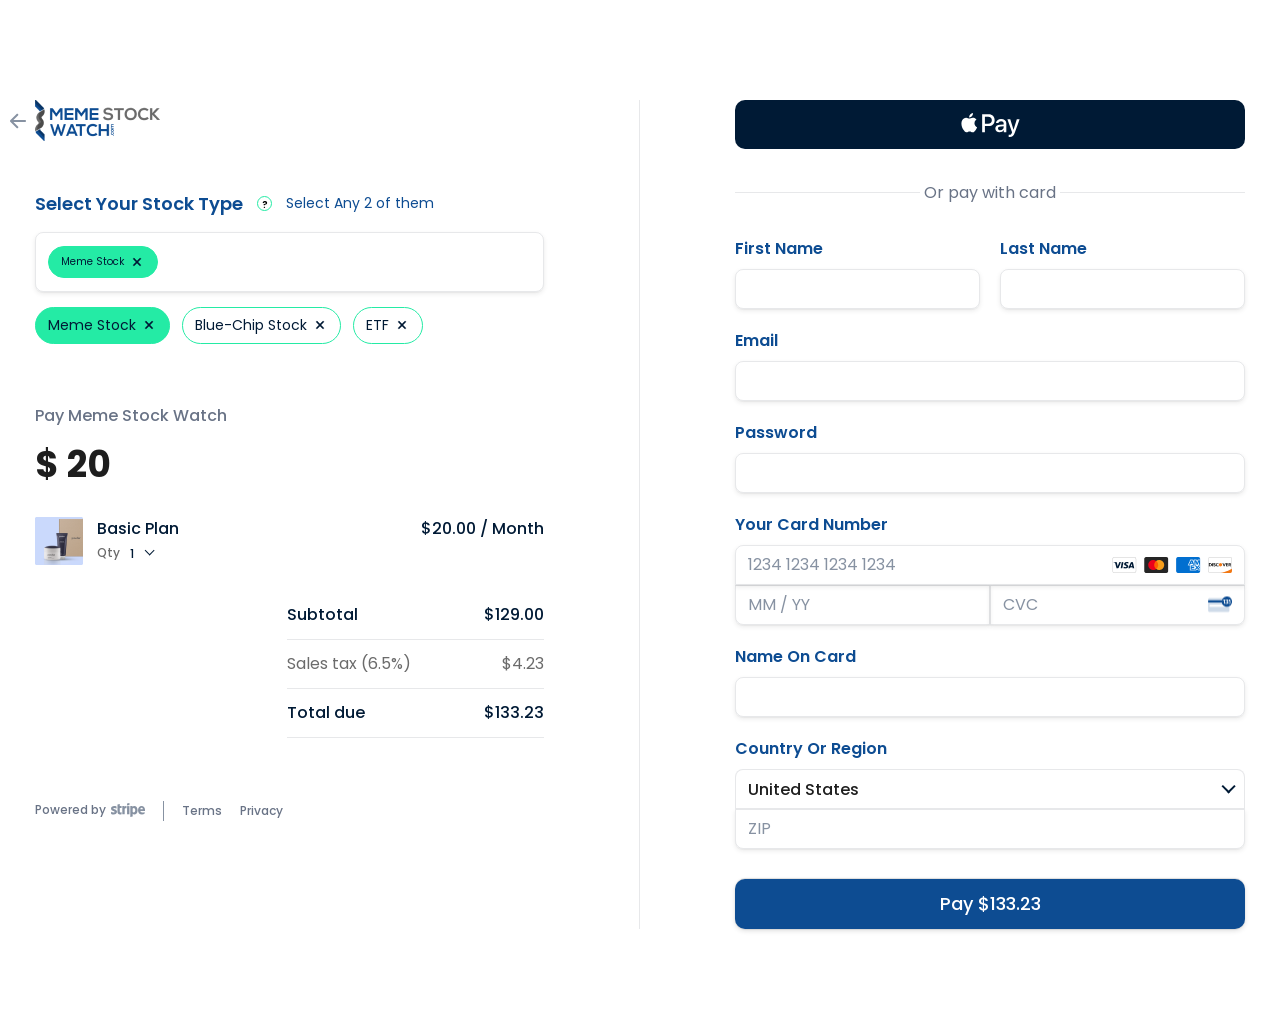
<file: check-out.html>
<!DOCTYPE html>
<html lang="en">

<head>
  <meta charset="UTF-8" />
  <meta name="viewport" content="width=device-width, initial-scale=1.0" />
  <meta http-equiv="X-UA-Compatible" content="ie=edge" />
  <!---- Author Name ---->
  <meta name="author" content="Your Name" />
  <!---- Website Description ---->
  <meta name="description" content="Website Description" />
  <!---- Website keywords ---->
  <meta name="keywords" content="Website keywords" />
  <!------- Favicon ------->
  <link rel="shortcut icon" type="image/x-icon" href="assets/images/logo.png" />
  <!---- Website Title ---->
  <title>Mem Stock Watch</title>
  <!-------- Fonts -------->
  <link rel="stylesheet" href="assets/fonts/fonts.css" />
  <!------- Css Here ------->
  <link rel="stylesheet" href="assets/css/animate.min.css" />
  <link rel="stylesheet" href="assets/css/nice-select.css" />
  <link rel="stylesheet" href="assets/css/bootstrap.min.css" />
  <link rel="stylesheet" href="assets/css/style.css" />
</head>

<body class="primary-bg">

  <!-- Start Loader -->
  <div class="section-loader">
    <div class="loader">
      <div class="loader-circle"></div>
      <div class="loader-circle"></div>
    </div>
  </div>
  <!-- End Loader -->

  <main>
    <!-- 
		  =====================================================
		  Start Check Out Section 
		  =====================================================
		-->
    <section class="check-out-sec primary-bg sec-y-space">
      <div class="container">
        <div class="row check-out-row">
          <article class="col-lg-6 check-out-left-col">
            <!--***** Check Out Left Content *****-->
            <div class="check-out-left">
              <div class="position-relative">
                <a href="check-out.html">
                  <img src="assets/images/logo/logo-3.png" alt="logo" class="img-fluid">
                </a>
                <a href="#" class="check-out-arrow-left">
                  <img src="assets/images/check-out/arrow-left.svg" alt="arrow-left" class="img-fluid">
                </a>
              </div>
              <div class="check-out-select d-flex align-items-center flex-wrap">
                <h2 class="primary-font-600 size-2xl text-color13">Select Your Stock Type</h2>
                <span
                  class="check-out-select-que primary-font-600 size-sm text-color4 rounded-circle text-center">?</span>
                <p class="primary-font-400 size-lg text-color13">Select Any 2 of them</p>
              </div>
              <div class="check-out-select-wrap">
                <div class="check-out-select-box box-style d-flex align-items-center flex-wrap">
                  <button
                    class="check-out-select-btn active rounded-pill d-flex align-items-center justify-content-between"
                    type="button">
                    <span class="primary-font-400 size-sm secondary-color text-capitalize">Meme Stock</span>
                    <img src="assets/images/check-out/close.svg" alt="close">
                  </button>
                </div>
                <div class="check-out-select-btn-wrap d-flex align-items-center flex-wrap">
                  <button
                    class="check-out-select-btn active rounded-pill d-flex align-items-center justify-content-between"
                    type="button">
                    <span class="primary-font-400 size-lg secondary-color text-capitalize">Meme Stock</span>
                    <img src="assets/images/check-out/close.svg" alt="close">
                  </button>
                  <button class="check-out-select-btn rounded-pill d-flex align-items-center justify-content-between"
                    type="button">
                    <span class="primary-font-400 size-lg secondary-color text-capitalize">Blue-Chip Stock</span>
                    <img src="assets/images/check-out/close.svg" alt="close">
                  </button>
                  <button class="check-out-select-btn rounded-pill d-flex align-items-center justify-content-between"
                    type="button">
                    <span class="primary-font-400 size-lg secondary-color text-capitalize">ETF</span>
                    <img src="assets/images/check-out/close.svg" alt="close">
                  </button>
                </div>
              </div>
              <div class="pay-wrap">
                <p class="pay-title primary-font-500 size-xl text-color15 text-capitalize">Pay Meme Stock Watch</p>
                <p class="primary-font-700 size-11xl text-color8">$ <span>20</span></p>
                <div class="basic-plan-wrap d-flex align-items-start justify-content-between">
                  <div class="basic-plan d-flex align-items-start">
                    <img src="assets/images/check-out/product-img.png" alt="product-img" class="basic-plan-product-img">
                    <div class="basic-plan-text">
                      <p class="primary-font-500 size-xl secondary-color text-capitalize">Basic Plan</p>
                      <div class="d-flex align-items-center">
                        <p class="primary-font-500 size-md text-color12">Qty</p>
                        <select class="basic-plan-select">
                          <option data-display="1">1</option>
                          <option value="1">2</option>
                          <option value="2">3</option>
                          <option value="3">4</option>
                        </select>
                      </div>
                    </div>
                  </div>
                  <p class="primary-font-500 size-xl secondary-color">$<span>20.00</span> / <span>Month</span></p>
                </div>
              </div>
              <div class="product-amount ms-auto">
                <div class="product-amount-wrap d-flex align-items-center justify-content-between">
                  <p class="product-amount-title primary-font-500 size-xl secondary-color">Subtotal</p>
                  <p class="product-amount-number primary-font-500 size-xl secondary-color">$<span>129.00</span></p>
                </div>
                <div class="product-amount-wrap d-flex align-items-center justify-content-between">
                  <p class="product-amount-title primary-font-400 size-xl text-color12">Sales tax (6.5%)</p>
                  <p class="product-amount-number primary-font-400 size-xl text-color12">$<span>4.23</span></p>
                </div>
                <div class="product-amount-wrap d-flex align-items-center justify-content-between">
                  <p class="product-amount-title primary-font-500 size-xl secondary-color">Total due</p>
                  <p class="product-amount-number primary-font-500 size-xl secondary-color">$<span>133.23</span></p>
                </div>
              </div>
              <ul class="check-out-footer d-flex align-items-center">
                <li class="check-out-footer-item d-flex align-items-center">
                  <p class="primary-font-500 size-md text-color16 me-2">Powered by</p>
                  <img src="assets/images/check-out/stripe.svg" alt="stripe" class="img-fluid">
                </li>
                <li class="check-out-footer-item">
                  <img src="assets/images/check-out/line.svg" alt="line" class="img-fluid">
                </li>
                <li class="check-out-footer-item">
                  <a href="#" class="primary-font-500 size-md text-color16">Terms</a>
                </li>
                <li class="check-out-footer-item">
                  <a href="#" class="primary-font-500 size-md text-color16">Privacy</a>
                </li>
              </ul>
            </div>
          </article>
          <article class="col-lg-6">
            <!--***** Check Out Right Content *****-->
            <div class="check-out-right container-fluid px-0">
              <div class="pay-top-wrap">
                <button type="submit" class="pay-top-btn w-100 text-center bg-color3 rounded-4"><img src="assets/images/check-out/apple.svg" alt="apple" class="img-fluid"></button>
                <div class="pay-top-text d-flex align-items-center justify-content-center">
                  <hr class="pay-top-hr">
                  <p class="primary-font-400 size-xl text-color16">Or pay with card</p>
                  <hr class="pay-top-hr">
                </div>
              </div>
              <form action="#" class="row pay-form-row">
                <div class="col-lg-6">
                  <div class="pay-form">
                    <label for="pay-f-name" class="primary-font-600 size-xl text-color13 text-capitalize">First Name</label>
                    <input type="text" name="" id="pay-f-name" class="pay-form-input box-style w-100">
                  </div>
                </div>
                <div class="col-lg-6">
                  <div class="pay-form">
                    <label for="pay-l-name" class="primary-font-600 size-xl text-color13 text-capitalize">Last Name</label>
                    <input type="text" name="" id="pay-l-name" class="pay-form-input box-style w-100">
                  </div>
                </div>
                <div class="col-lg-12">
                  <div class="pay-form">
                    <label for="pay-email" class="primary-font-600 size-xl text-color13 text-capitalize">Email</label>
                    <input type="email" name="" id="pay-email" class="pay-form-input box-style w-100">
                  </div>
                </div>
                <div class="col-lg-12">
                  <div class="pay-form">
                    <label for="pay-pass" class="primary-font-600 size-xl text-color13 text-capitalize">Password</label>
                    <input type="password" name="" id="pay-pass" class="pay-form-input box-style w-100">
                  </div>
                </div>
                <div class="col-lg-12">
                  <div class="pay-form">
                    <label for="pay-card-num" class="primary-font-600 size-xl text-color13 text-capitalize">Your Card Number</label>
                    <div class="position-relative">
                      <input type="text" name="" id="pay-card-num" placeholder="1234 1234 1234 1234" class="pay-form-input pay-form-input-card1 box-style w-100">
                      <img src="assets/images/check-out/Cards.png" alt="Cards" class="pay-form-cards img-fluid">
                    </div>
                    <div class="container-fluid px-0">
                      <div class="row g-0">
                        <div class="col-lg-6">
                          <div class="pay-form">
                            <input type="text" name="" id="pay-pass" placeholder="MM / YY" class="pay-form-input pay-form-input-card2 box-style w-100">
                          </div>
                        </div>
                        <div class="col-lg-6">
                          <div class="pay-form position-relative">
                            <input type="text" name="" id="pay-pass" placeholder="CVC" class="pay-form-input pay-form-input-card3 box-style w-100">
                            <img src="assets/images/check-out/CVC-Card.png" alt="CVC-Card" class="pay-form-cards img-fluid">
                          </div>
                        </div>
                      </div>
                    </div>
                  </div>
                </div>
                <div class="col-lg-12">
                  <div class="pay-form">
                    <label for="pay-card-name" class="primary-font-600 size-xl text-color13 text-capitalize">Name on card</label>
                    <input type="text" name="" id="pay-card-name" class="pay-form-input box-style w-100">
                  </div>
                </div>
                <div class="col-lg-12">
                  <div class="pay-form">
                    <label for="" class="primary-font-600 size-xl text-color13 text-capitalize">Country or region</label>
                    <select class="pay-form-select basic-plan-select">
                      <option data-display="United States">United States</option>
                      <option value="1">Bangladesh</option>
                      <option value="2">India</option>
                      <option value="3">Pakistan</option>
                    </select>
                    <input type="text" name="" id="" placeholder="ZIP" class="pay-form-input pay-form-input-card4 box-style w-100">
                  </div>
                </div>
                <div class="col-lg-12">
                  <div class="pay-form">
                    <button type="submit" class="pay-form-btn primary-font-500 size-2xl primary-color w-100 text-center bg-color6 rounded-4">Pay $<span>133.23</span></button>
                  </div>
                </div>
              </form>
            </div>
          </article>
        </div>
      </div>
    </section>
    <!-- 
		  =====================================================
		  End Check Out Section 
		  =====================================================
		-->
  </main>


  <!-- 
	  ------------------------------------------------
	  Back To Top Btn
	  ------------------------------------------------
	-->
  <div class="scroll-up-btn" title="Go to top">
    <img src="assets/images/icons/arrow-up.svg" class="arrow-up" alt="arrow-up" />
    <svg class="progress-circle svg-content" width="100%" height="100%" viewBox="-1 -1 102 102">
      <path d="M50,1 a49,49 0 0,1 0,98 a49,49 0 0,1 0,-98" />
    </svg>
  </div>
  <!-- 
	  ------------------------------------------------
	  Back To Top Btn
	  ------------------------------------------------
	-->

  <!--------- jS Here --------->
  <script src="assets/js/jquery.min.js"></script>
  <script src="assets/js/wow.min.js"></script>
  <script src="assets/js/bootstrap.min.js"></script>
  <script src="assets/js/jquery.nice-select.min.js"></script>
  <script src="assets/js/script.js"></script>
  <script src="assets/js/main.js"></script>
  <script src="assets/js/backToTop.js"></script>
  <script>
    $(document).ready(function(){
      /* ===== Nice Select JS ===== */
      $(".basic-plan-select, .pay-form-select").niceSelect();
    });
  </script>
</body>

</html>
</file>
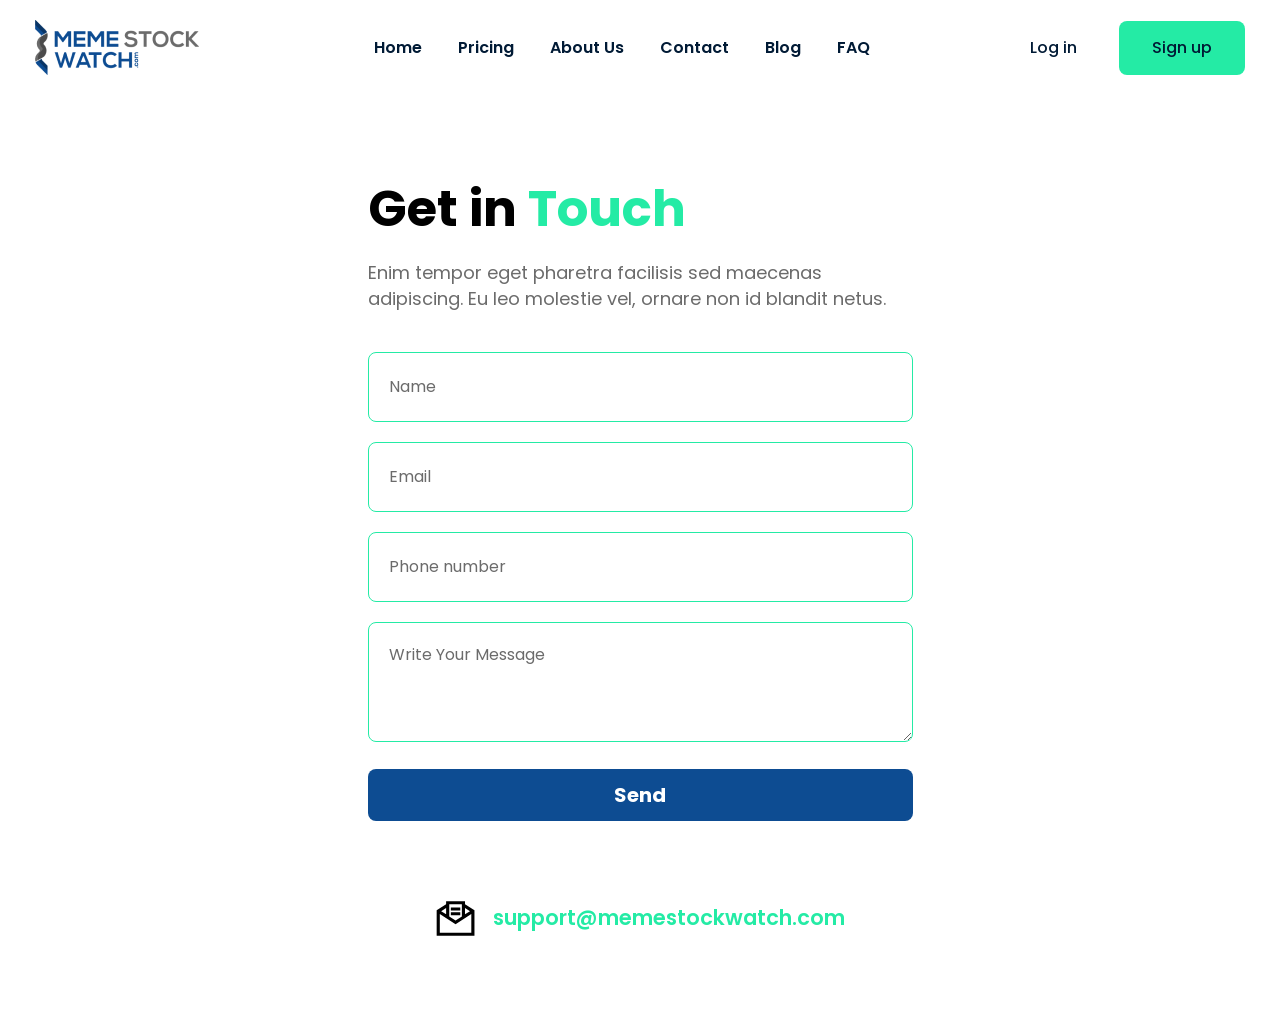
<file: contact.html>
<!DOCTYPE html>
<html lang="en">

<head>
  <meta charset="UTF-8" />
  <meta name="viewport" content="width=device-width, initial-scale=1.0" />
  <meta http-equiv="X-UA-Compatible" content="ie=edge" />
  <!---- Author Name ---->
  <meta name="author" content="Your Name" />
  <!---- Website Description ---->
  <meta name="description" content="Website Description" />
  <!---- Website keywords ---->
  <meta name="keywords" content="Website keywords" />
  <!------- Favicon ------->
  <link rel="shortcut icon" type="image/x-icon" href="assets/images/logo.png" />
  <!---- Website Title ---->
  <title>Mem Stock Watch</title>
  <!-------- Fonts -------->
  <link rel="stylesheet" href="assets/fonts/fonts.css" />
  <!------- Css Here ------->
  <link rel="stylesheet" href="assets/css/animate.min.css" />
  <link rel="stylesheet" href="assets/css/bootstrap.min.css" />
  <link rel="stylesheet" href="assets/css/style.css" />
</head>

<body class="primary-bg">

  <!-- Start Loader -->
  <div class="section-loader">
    <div class="loader">
      <div class="loader-circle"></div>
      <div class="loader-circle"></div>
    </div>
  </div>
  <!-- End Loader -->


  <!-- 
	  =====================================================
	  Start Header Section 
	  =====================================================
	-->
  <header class="sticky-header contact-header primary-bg">
    <nav class="container">
      <div class="row align-items-center">
        <!-- ******** Header Logo ******** -->
        <div class="col-xl-3 col-lg-2 col-sm-6 col-9">
          <a href="index.html" class="header-logo d-block">
            <img src="assets/images/logo/logo-2.png" alt="logo" class="img-fluid">
          </a>
        </div>
        <div class="col-xl-6 col-lg-7" id="sidebar">
          <!-- ******** Main Menu ******** -->
          <div class="main-menu sidebar-menu d-flex align-items-center justify-content-lg-center">
            <img src="assets/images/icons/closed.svg" alt="closed" class="sidebar-closed-icon d-inline-block d-lg-none">
            <ul class="menu contact-menu d-lg-flex align-items-center justify-content-center">
              <li class="menu-item">
                <a href="index.html" class="menu-link primary-font-600 size-xl secondary-color text-capitalize">Home</a>
              </li>
              <li class="menu-item">
                <a href="pricing.html"
                  class="menu-link primary-font-600 size-xl secondary-color text-capitalize">Pricing</a>
              </li>
              <li class="menu-item">
                <a href="#" class="menu-link primary-font-600 size-xl secondary-color text-capitalize">About us</a>
              </li>
              <li class="menu-item">
                <a href="contact.html"
                  class="menu-link primary-font-600 size-xl secondary-color text-capitalize">Contact</a>
              </li>
              <li class="menu-item">
                <a href="blog.html" class="menu-link primary-font-600 size-xl secondary-color text-capitalize">Blog</a>
              </li>
              <li class="menu-item">
                <a href="#faq" class="menu-link primary-font-600 size-xl secondary-color text-capitalize">FAQ</a>
              </li>
              <li class="menu-item menu-btn-item menu-btn-item-1 d-block d-lg-none">
                <a href="#" class="menu-btn-link primary-font-500 size-xl primary-color rounded-8">Log in</a>
              </li>
              <li class="menu-item menu-btn-item menu-btn-item-2 d-block d-lg-none">
                <a href="#" class="menu-btn-link bg-btn">Sign up</a>
              </li>
            </ul>
          </div>
        </div>
        <div class="col-lg-3 d-none d-lg-block">
          <!-- ***** Header Button ***** -->
          <ul class="menu-btn menu d-flex align-items-center justify-content-end">
            <li class="menu-btn-item menu-btn-item-1">
              <a href="#" class="menu-btn-link primary-font-500 size-xl secondary-color rounded-8">Log in</a>
            </li>
            <li class="menu-btn-item menu-btn-item-2">
              <a href="#" class="menu-btn-link bg-btn">Sign up</a>
            </li>
          </ul>
        </div>
        <div class="col-sm-6 col-3 d-block d-lg-none">
          <div class="sidebar-toggler contact-sidebar-toggler">
            <div class="sidebar-toggler-line"></div>
            <div class="sidebar-toggler-line"></div>
            <div class="sidebar-toggler-line"></div>
          </div>
        </div>
      </div>
    </nav>
  </header>
  <!-- 
	  =====================================================
	  End Header Section 
	  =====================================================
	-->

  <main>
    <!-- 
		  =====================================================
		  Start Hero Section 
		  =====================================================
		-->
    <section class="contact-section primary-bg">
      <div class="container">
        <div class="contact-wrapper container-fluid px-0 mx-auto">
          <div class="contact-title-wrap">
            <h2 class="contact-title primary-font-700 size-12xl text-color4">Get in <span class="text-color3">Touch</span></h2>
            <p class="contact-desc primary-font-400 size-2xl text-color12">Enim tempor eget pharetra facilisis sed maecenas adipiscing. Eu leo molestie vel, ornare non id blandit netus.</p>
          </div>
          <form action="#" class="row contact-row">
            <div class="col-12">
              <div class="contact-form">
                <input type="text" name="" id="" placeholder="Name" class="contact-form-input w-100 rounded-8">
              </div>
            </div>
            <div class="col-12">
              <div class="contact-form">
                <input type="email" name="" id="" placeholder="Email" class="contact-form-input w-100 rounded-8">
              </div>
            </div>
            <div class="col-12">
              <div class="contact-form">
                <input type="tel" name="" id="" placeholder="Phone number " class="contact-form-input w-100 rounded-8">
              </div>
            </div>
            <div class="col-12">
              <div class="contact-form">
                <textarea name="" id="" cols="30" rows="10" placeholder="Write Your Message" class="contact-form-message contact-form-input w-100 rounded-8"></textarea>
              </div>
            </div>
            <div class="col-12">
              <div class="contact-form">
                <button type="submit" class="contact-form-btn primary-font-700 size-3xl primary-color text-center bg-color6 w-100 rounded-8">Send</button>
              </div>
            </div>
          </form>
          <div class="contact-email">
            <a href="mailto:support@memestockwatch.com" class="contact-email-link d-flex align-items-center justify-content-center flex-wrap">
              <img src="assets/images/icons/email.svg" alt="email">
              <p class="contact-email-text primary-font-600 size-4xl text-color3 t-ease-in-out">support@memestockwatch.com</p>
            </a>
          </div>
        </div>
      </div>
    </section>
    <!-- 
		  =====================================================
		  End Hero Section 
		  =====================================================
		-->
  </main>


  <!-- 
	  ------------------------------------------------
	  Back To Top Btn
	  ------------------------------------------------
	-->
  <div class="scroll-up-btn" title="Go to top">
    <img src="assets/images/icons/arrow-up.svg" class="arrow-up" alt="arrow-up" />
    <svg class="progress-circle svg-content" width="100%" height="100%" viewBox="-1 -1 102 102">
      <path d="M50,1 a49,49 0 0,1 0,98 a49,49 0 0,1 0,-98" />
    </svg>
  </div>
  <!-- 
	  ------------------------------------------------
	  Back To Top Btn
	  ------------------------------------------------
	-->

  <!--------- jS Here --------->
  <script src="assets/js/jquery.min.js"></script>
  <script src="assets/js/wow.min.js"></script>
  <script src="assets/js/bootstrap.min.js"></script>
  <script src="assets/js/main.js"></script>
  <script src="assets/js/script.js"></script>
  <script src="assets/js/backToTop.js"></script>
</body>

</html>
</file>
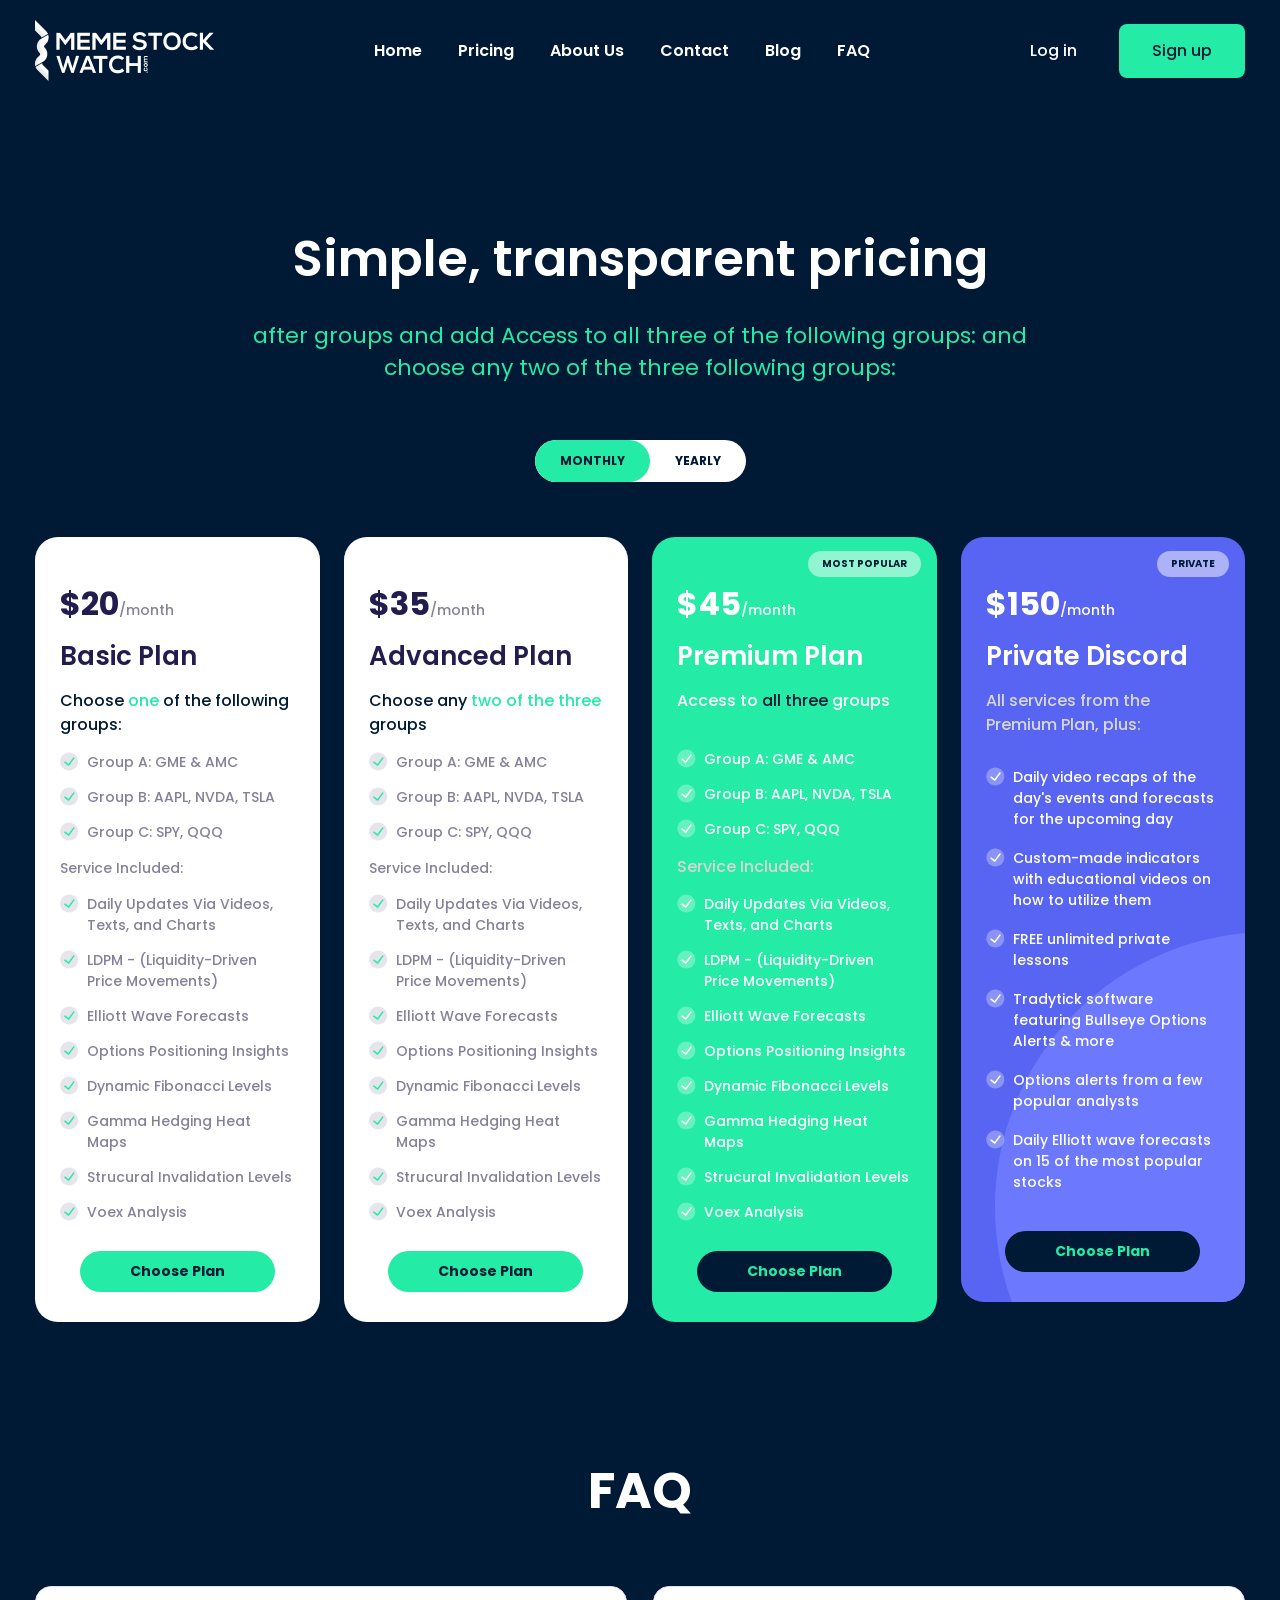
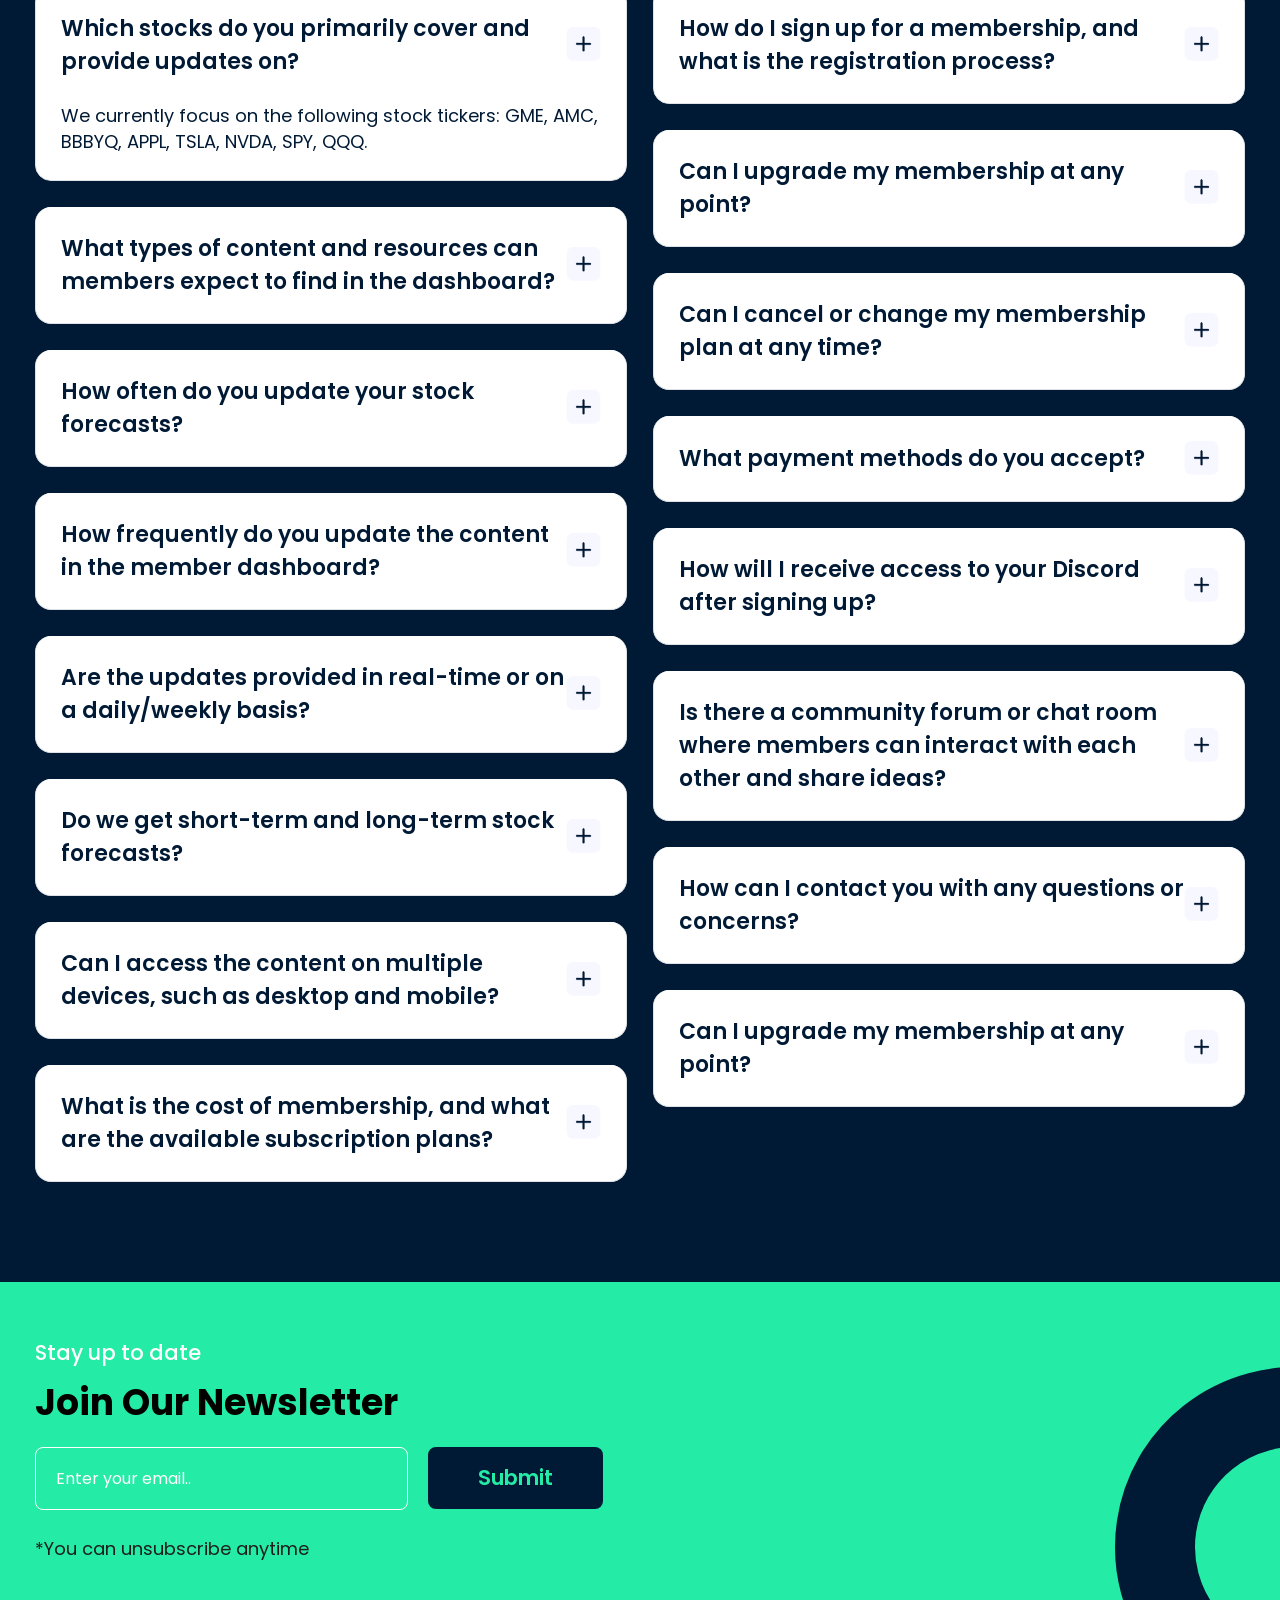
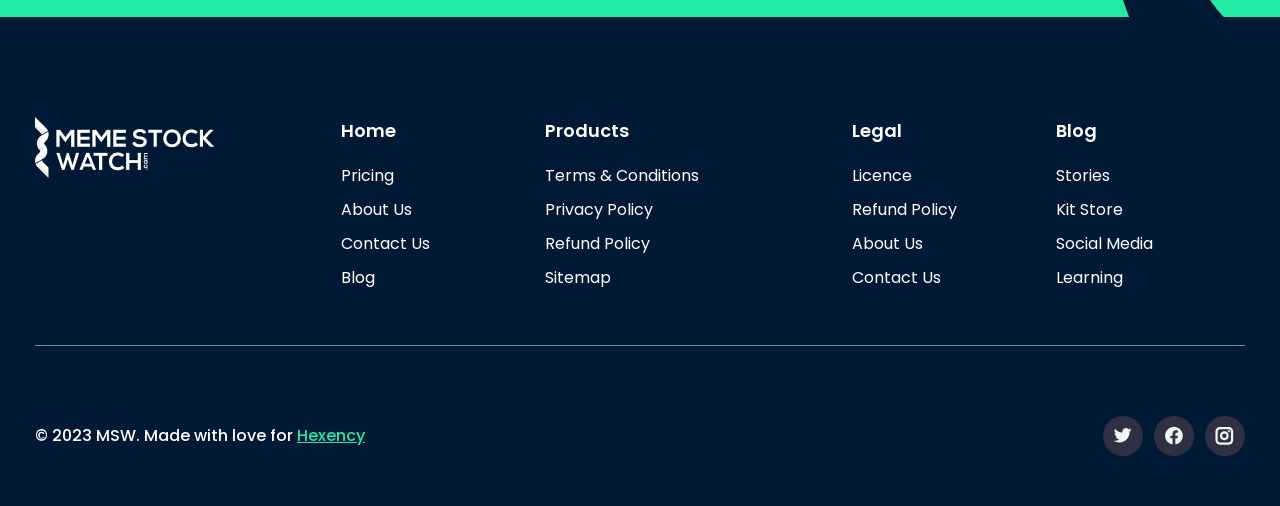
<file: pricing.html>
<!DOCTYPE html>
<html lang="en">

<head>
  <meta charset="UTF-8" />
  <meta name="viewport" content="width=device-width, initial-scale=1.0" />
  <meta http-equiv="X-UA-Compatible" content="ie=edge" />
  <!---- Author Name ---->
  <meta name="author" content="Your Name" />
  <!---- Website Description ---->
  <meta name="description" content="Website Description" />
  <!---- Website keywords ---->
  <meta name="keywords" content="Website keywords" />
  <!------- Favicon ------->
  <link rel="shortcut icon" type="image/x-icon" href="assets/images/logo.png" />
  <!---- Website Title ---->
  <title>Mem Stock Watch</title>
  <!-------- Fonts -------->
  <link rel="stylesheet" href="assets/fonts/fonts.css" />
  <!------- Css Here ------->
  <link rel="stylesheet" href="assets/css/animate.min.css" />
  <link rel="stylesheet" href="assets/css/bootstrap.min.css" />
  <link rel="stylesheet" href="assets/css/style.css" />
</head>

<body>

  <!-- Start Loader -->
  <div class="section-loader">
    <div class="loader">
      <div class="loader-circle"></div>
      <div class="loader-circle"></div>
    </div>
  </div>
  <!-- End Loader -->


  <!-- 
	  =====================================================
	  Start Header Section 
	  =====================================================
	-->
  <header class="sticky-header bg-color3">
    <nav class="container">
      <div class="row align-items-center">
        <!-- ******** Header Logo ******** -->
        <div class="col-xl-3 col-lg-2 col-sm-6 col-9">
          <a href="index.html" class="header-logo d-block">
            <img src="assets/images/logo/logo.png" alt="logo" class="img-fluid">
          </a>
        </div>
        <div class="col-xl-6 col-lg-7" id="sidebar">
          <!-- ******** Main Menu ******** -->
          <div class="main-menu sidebar-menu d-flex align-items-center justify-content-lg-center">
            <img src="assets/images/icons/closed.svg" alt="closed" class="sidebar-closed-icon d-inline-block d-lg-none">
            <ul class="menu d-lg-flex align-items-center justify-content-center">
              <li class="menu-item">
                <a href="index.html" class="menu-link primary-font-600 size-xl primary-color text-capitalize">Home</a>
              </li>
              <li class="menu-item">
                <a href="pricing.html"
                  class="menu-link primary-font-600 size-xl primary-color text-capitalize">Pricing</a>
              </li>
              <li class="menu-item">
                <a href="#" class="menu-link primary-font-600 size-xl primary-color text-capitalize">About us</a>
              </li>
              <li class="menu-item">
                <a href="contact.html"
                  class="menu-link primary-font-600 size-xl primary-color text-capitalize">Contact</a>
              </li>
              <li class="menu-item">
                <a href="blog.html" class="menu-link primary-font-600 size-xl primary-color text-capitalize">Blog</a>
              </li>
              <li class="menu-item">
                <a href="#faq" class="menu-link primary-font-600 size-xl primary-color text-capitalize">FAQ</a>
              </li>
              <li class="menu-item menu-btn-item menu-btn-item-1 d-block d-lg-none">
                <a href="#" class="menu-btn-link primary-font-500 size-xl primary-color rounded-8">Log in</a>
              </li>
              <li class="menu-item menu-btn-item menu-btn-item-2 d-block d-lg-none">
                <a href="#" class="menu-btn-link bg-btn">Sign up</a>
              </li>
            </ul>
          </div>
        </div>
        <div class="col-lg-3 d-none d-lg-block">
          <!-- ***** Header Button ***** -->
          <ul class="menu-btn menu d-flex align-items-center justify-content-end">
            <li class="menu-btn-item menu-btn-item-1">
              <a href="#" class="menu-btn-link primary-font-500 size-xl primary-color rounded-8">Log in</a>
            </li>
            <li class="menu-btn-item menu-btn-item-2">
              <a href="#" class="menu-btn-link bg-btn">Sign up</a>
            </li>
          </ul>
        </div>
        <div class="col-sm-6 col-3 d-block d-lg-none">
          <div class="sidebar-toggler">
            <div class="sidebar-toggler-line"></div>
            <div class="sidebar-toggler-line"></div>
            <div class="sidebar-toggler-line"></div>
          </div>
        </div>
      </div>
    </nav>
  </header>
  <!-- 
	  =====================================================
	  End Header Section 
	  =====================================================
	-->

  <main>
    <!-- 
		  =====================================================
		  Start Pricing Section 
		  =====================================================
		-->
    <section class="pricing-section pricing-sec bg-color3 sec-b-space">
      <div class="container">
        <div class="pricing-title text-center mx-auto">
          <h2 class="pricing-title-lg primary-font-600 size-12xl primary-color mb-4 mb-sm-5">Simple, transparent pricing
          </h2>
          <p class="pricing-title-md primary-font-400 size-7xl text-color3 d-table mx-auto position-relative">after groups and add Access to all three of the following groups:
            and choose any two of the three following groups:</p>
        </div>
        <div class="pricing-tab-area">
          <!--****** Pricing Tab Button ******-->
          <div class="pricing-tab primary-bg d-table mx-auto rounded-pill">
            <div class="d-flex align-items-center justify-content-center">
              <button class="pricing-tablinks primary-font-700 size-md secondary-color text-uppercase rounded-pill"
                onclick="openTab(event, 'Content1')" id="defaultOpen">MONTHLY</button>
              <button class="pricing-tablinks primary-font-700 size-md secondary-color text-uppercase rounded-pill"
                onclick="openTab(event, 'Content2')">YEARLY</button>
            </div>
          </div>
          <!--****** Pricing Tab Hide Content ******-->
          <div class="pricing-main-content">
            <!-- ***** Pricing Tab 1 ***** -->
            <div id="Content1" class="pricing-tabcontent">
              <!----- Start row ----->
              <div class="row pricing-tabcontent-row">
                <div class="col-xl-3 col-lg-4 col-sm-6">
                  <div class="pricing-card primary-bg">
                    <div class="pricing-card-header">
                      <h3 class="pricing-card-header-price primary-font-700 size-10xl text-color6">
                        $20<span class="primary-font-500 size-lg text-color7">/month</span></h3>
                      <h4 class="pricing-card-header-title primary-font-600 size-8xl text-color6 text-capitalize">
                        Basic Plan</h4>
                    </div>
                    <div class="pricing-card-body">
                      <div>
                        <p class="pricing-card-body-title1 primary-font-500 size-xl secondary-color">Choose
                          <span class="text-color3">one</span> of the following groups:
                        </p>
                        <ul class="pricing-card-service">
                          <li class="pricing-card-service-item d-flex align-items-start">
                            <img src="assets/images/pricing/check-circle-1.svg" alt="check-circle">
                            <p class="pricing-card-service-text primary-font-500 size-lg text-color7">
                              Group A: GME & AMC</p>
                          </li>
                          <li class="pricing-card-service-item d-flex align-items-start">
                            <img src="assets/images/pricing/check-circle-1.svg" alt="check-circle">
                            <p class="pricing-card-service-text primary-font-500 size-lg text-color7">
                              Group B: AAPL, NVDA, TSLA</p>
                          </li>
                          <li class="pricing-card-service-item d-flex align-items-start">
                            <img src="assets/images/pricing/check-circle-1.svg" alt="check-circle">
                            <p class="pricing-card-service-text primary-font-500 size-lg text-color7">
                              Group C: SPY, QQQ</p>
                          </li>
                        </ul>
                      </div>
                      <div>
                        <p class="pricing-card-body-title2 primary-font-500 size-lg text-color7">Service
                          Included:</p>
                        <ul class="pricing-card-service">
                          <li class="pricing-card-service-item d-flex align-items-start">
                            <img src="assets/images/pricing/check-circle-1.svg" alt="check-circle">
                            <p class="pricing-card-service-text primary-font-500 size-lg text-color7">
                              Daily Updates Via Videos, Texts, and Charts</p>
                          </li>
                          <li class="pricing-card-service-item d-flex align-items-start">
                            <img src="assets/images/pricing/check-circle-1.svg" alt="check-circle">
                            <p class="pricing-card-service-text primary-font-500 size-lg text-color7">
                              LDPM - (Liquidity-Driven Price Movements)</p>
                          </li>
                          <li class="pricing-card-service-item d-flex align-items-start">
                            <img src="assets/images/pricing/check-circle-1.svg" alt="check-circle">
                            <p class="pricing-card-service-text primary-font-500 size-lg text-color7">
                              Elliott Wave Forecasts</p>
                          </li>
                          <li class="pricing-card-service-item d-flex align-items-start">
                            <img src="assets/images/pricing/check-circle-1.svg" alt="check-circle">
                            <p class="pricing-card-service-text primary-font-500 size-lg text-color7">
                              Options Positioning Insights</p>
                          </li>
                          <li class="pricing-card-service-item d-flex align-items-start">
                            <img src="assets/images/pricing/check-circle-1.svg" alt="check-circle">
                            <p class="pricing-card-service-text primary-font-500 size-lg text-color7">
                              Dynamic Fibonacci Levels</p>
                          </li>
                          <li class="pricing-card-service-item d-flex align-items-start">
                            <img src="assets/images/pricing/check-circle-1.svg" alt="check-circle">
                            <p class="pricing-card-service-text primary-font-500 size-lg text-color7">
                              Gamma Hedging Heat Maps</p>
                          </li>
                          <li class="pricing-card-service-item d-flex align-items-start">
                            <img src="assets/images/pricing/check-circle-1.svg" alt="check-circle">
                            <p class="pricing-card-service-text primary-font-500 size-lg text-color7">
                              Strucural Invalidation Levels</p>
                          </li>
                          <li class="pricing-card-service-item d-flex align-items-start">
                            <img src="assets/images/pricing/check-circle-1.svg" alt="check-circle">
                            <p class="pricing-card-service-text primary-font-500 size-lg text-color7">
                              Voex Analysis</p>
                          </li>
                        </ul>
                      </div>
                    </div>
                    <div class="pricing-card-footer text-center">
                      <a href="#"
                        class="pricing-card-btn primary-font-700 size-lg secondary-color secondary-bg text-capitalize rounded-pill">Choose
                        Plan</a>
                    </div>
                  </div>
                </div>
                <div class="col-xl-3 col-lg-4 col-sm-6">
                  <div class="pricing-card primary-bg">
                    <div class="pricing-card-header">
                      <h3 class="pricing-card-header-price primary-font-700 size-10xl text-color6">
                        $35<span class="primary-font-500 size-lg text-color7">/month</span></h3>
                      <h4 class="pricing-card-header-title primary-font-600 size-8xl text-color6 text-capitalize">
                        Advanced Plan</h4>
                    </div>
                    <div class="pricing-card-body">
                      <div>
                        <p class="pricing-card-body-title1 primary-font-500 size-xl secondary-color">Choose
                          any <span class="text-color3">two of the three</span> groups</p>
                        <ul class="pricing-card-service">
                          <li class="pricing-card-service-item d-flex align-items-start">
                            <img src="assets/images/pricing/check-circle-1.svg" alt="check-circle">
                            <p class="pricing-card-service-text primary-font-500 size-lg text-color7">
                              Group A: GME & AMC</p>
                          </li>
                          <li class="pricing-card-service-item d-flex align-items-start">
                            <img src="assets/images/pricing/check-circle-1.svg" alt="check-circle">
                            <p class="pricing-card-service-text primary-font-500 size-lg text-color7">
                              Group B: AAPL, NVDA, TSLA</p>
                          </li>
                          <li class="pricing-card-service-item d-flex align-items-start">
                            <img src="assets/images/pricing/check-circle-1.svg" alt="check-circle">
                            <p class="pricing-card-service-text primary-font-500 size-lg text-color7">
                              Group C: SPY, QQQ</p>
                          </li>
                        </ul>
                      </div>
                      <div>
                        <p class="pricing-card-body-title2 primary-font-500 size-lg text-color7">Service
                          Included:</p>
                        <ul class="pricing-card-service">
                          <li class="pricing-card-service-item d-flex align-items-start">
                            <img src="assets/images/pricing/check-circle-1.svg" alt="check-circle">
                            <p class="pricing-card-service-text primary-font-500 size-lg text-color7">
                              Daily Updates Via Videos, Texts, and Charts</p>
                          </li>
                          <li class="pricing-card-service-item d-flex align-items-start">
                            <img src="assets/images/pricing/check-circle-1.svg" alt="check-circle">
                            <p class="pricing-card-service-text primary-font-500 size-lg text-color7">
                              LDPM - (Liquidity-Driven Price Movements)</p>
                          </li>
                          <li class="pricing-card-service-item d-flex align-items-start">
                            <img src="assets/images/pricing/check-circle-1.svg" alt="check-circle">
                            <p class="pricing-card-service-text primary-font-500 size-lg text-color7">
                              Elliott Wave Forecasts</p>
                          </li>
                          <li class="pricing-card-service-item d-flex align-items-start">
                            <img src="assets/images/pricing/check-circle-1.svg" alt="check-circle">
                            <p class="pricing-card-service-text primary-font-500 size-lg text-color7">
                              Options Positioning Insights</p>
                          </li>
                          <li class="pricing-card-service-item d-flex align-items-start">
                            <img src="assets/images/pricing/check-circle-1.svg" alt="check-circle">
                            <p class="pricing-card-service-text primary-font-500 size-lg text-color7">
                              Dynamic Fibonacci Levels</p>
                          </li>
                          <li class="pricing-card-service-item d-flex align-items-start">
                            <img src="assets/images/pricing/check-circle-1.svg" alt="check-circle">
                            <p class="pricing-card-service-text primary-font-500 size-lg text-color7">
                              Gamma Hedging Heat Maps</p>
                          </li>
                          <li class="pricing-card-service-item d-flex align-items-start">
                            <img src="assets/images/pricing/check-circle-1.svg" alt="check-circle">
                            <p class="pricing-card-service-text primary-font-500 size-lg text-color7">
                              Strucural Invalidation Levels</p>
                          </li>
                          <li class="pricing-card-service-item d-flex align-items-start">
                            <img src="assets/images/pricing/check-circle-1.svg" alt="check-circle">
                            <p class="pricing-card-service-text primary-font-500 size-lg text-color7">
                              Voex Analysis</p>
                          </li>
                        </ul>
                      </div>
                    </div>
                    <div class="pricing-card-footer text-center">
                      <a href="#"
                        class="pricing-card-btn primary-font-700 size-lg secondary-color secondary-bg text-capitalize rounded-pill">Choose
                        Plan</a>
                    </div>
                  </div>
                </div>
                <div class="col-xl-3 col-lg-4 col-sm-6">
                  <div class="pricing-card popular-pricing-card secondary-bg position-relative">
                    <button type="button"
                      class="pricing-card-top-btn d-table primary-font-700 size-sm secondary-color text-uppercase rounded-pill">MOST
                      POPULAR</button>
                    <div class="pricing-card-header">
                      <h3 class="pricing-card-header-price primary-font-700 size-10xl primary-color">
                        $45<span class="primary-font-500 size-lg">/month</span>
                      </h3>
                      <h4 class="pricing-card-header-title primary-font-600 size-8xl primary-color text-capitalize">
                        Premium Plan
                      </h4>
                    </div>
                    <div class="pricing-card-body">
                      <div>
                        <p class="pricing-card-body-title1 primary-font-500 size-xl primary-color">
                          Access to <span class="secondary-color">all three</span> groups
                        </p>
                        <ul class="pricing-card-service pricing-card-service-1">
                          <li class="pricing-card-service-item d-flex align-items-start">
                            <img src="assets/images/pricing/check-circle-2.svg" alt="check-circle" />
                            <p class="pricing-card-service-text primary-font-500 size-lg primary-color">
                              Group A: GME & AMC
                            </p>
                          </li>
                          <li class="pricing-card-service-item d-flex align-items-start">
                            <img src="assets/images/pricing/check-circle-2.svg" alt="check-circle" />
                            <p class="pricing-card-service-text primary-font-500 size-lg primary-color">
                              Group B: AAPL, NVDA, TSLA
                            </p>
                          </li>
                          <li class="pricing-card-service-item d-flex align-items-start">
                            <img src="assets/images/pricing/check-circle-2.svg" alt="check-circle" />
                            <p class="pricing-card-service-text primary-font-500 size-lg primary-color">
                              Group C: SPY, QQQ
                            </p>
                          </li>
                        </ul>
                      </div>
                      <div>
                        <p class="pricing-card-body-title2 primary-font-500 size-xl text-color14">
                          Service Included:
                        </p>
                        <ul class="pricing-card-service">
                          <li class="pricing-card-service-item d-flex align-items-start">
                            <img src="assets/images/pricing/check-circle-2.svg" alt="check-circle" />
                            <p class="pricing-card-service-text primary-font-500 size-lg primary-color">
                              Daily Updates Via Videos, Texts, and Charts
                            </p>
                          </li>
                          <li class="pricing-card-service-item d-flex align-items-start">
                            <img src="assets/images/pricing/check-circle-2.svg" alt="check-circle" />
                            <p class="pricing-card-service-text primary-font-500 size-lg primary-color">
                              LDPM - (Liquidity-Driven Price Movements)
                            </p>
                          </li>
                          <li class="pricing-card-service-item d-flex align-items-start">
                            <img src="assets/images/pricing/check-circle-2.svg" alt="check-circle" />
                            <p class="pricing-card-service-text primary-font-500 size-lg primary-color">
                              Elliott Wave Forecasts
                            </p>
                          </li>
                          <li class="pricing-card-service-item d-flex align-items-start">
                            <img src="assets/images/pricing/check-circle-2.svg" alt="check-circle" />
                            <p class="pricing-card-service-text primary-font-500 size-lg primary-color">
                              Options Positioning Insights
                            </p>
                          </li>
                          <li class="pricing-card-service-item d-flex align-items-start">
                            <img src="assets/images/pricing/check-circle-2.svg" alt="check-circle" />
                            <p class="pricing-card-service-text primary-font-500 size-lg primary-color">
                              Dynamic Fibonacci Levels
                            </p>
                          </li>
                          <li class="pricing-card-service-item d-flex align-items-start">
                            <img src="assets/images/pricing/check-circle-2.svg" alt="check-circle" />
                            <p class="pricing-card-service-text primary-font-500 size-lg primary-color">
                              Gamma Hedging Heat Maps
                            </p>
                          </li>
                          <li class="pricing-card-service-item d-flex align-items-start">
                            <img src="assets/images/pricing/check-circle-2.svg" alt="check-circle" />
                            <p class="pricing-card-service-text primary-font-500 size-lg primary-color">
                              Strucural Invalidation Levels
                            </p>
                          </li>
                          <li class="pricing-card-service-item d-flex align-items-start">
                            <img src="assets/images/pricing/check-circle-2.svg" alt="check-circle" />
                            <p class="pricing-card-service-text primary-font-500 size-lg primary-color">
                              Voex Analysis
                            </p>
                          </li>
                        </ul>
                      </div>
                    </div>
                    <div class="pricing-card-footer text-center">
                      <a href="#"
                        class="pricing-card-btn primary-font-700 size-lg text-color3 bg-color3 text-capitalize rounded-pill">Choose
                        Plan</a>
                    </div>
                  </div>
                </div>
                <div class="col-xl-3 col-lg-4 col-sm-6">
                  <div class="pricing-card pricing-card-private bg-color7 position-relative">
                    <button type="button"
                      class="pricing-card-top-btn d-table primary-font-700 size-sm secondary-color text-uppercase rounded-pill">Private</button>
                    <div class="pricing-card-header">
                      <h3 class="pricing-card-header-price primary-font-700 size-10xl primary-color">
                        $150<span class="primary-font-500 size-lg">/month</span>
                      </h3>
                      <h4 class="pricing-card-header-title primary-font-600 size-8xl primary-color text-capitalize">
                        Private Discord
                      </h4>
                    </div>
                    <div class="pricing-card-body">
                      <p class="pricing-card-body-title1 primary-font-500 size-xl text-color14">
                        All services from the Premium Plan, plus:
                      </p>
                      <ul class="pricing-card-service">
                        <li class="pricing-card-service-item d-flex align-items-start">
                          <img src="assets/images/pricing/check-circle-2.svg" alt="check-circle" />
                          <p class="pricing-card-service-text primary-font-500 size-lg primary-color">
                            Daily video recaps of the day's
                            events and forecasts for the
                            upcoming day
                          </p>
                        </li>
                        <li class="pricing-card-service-item d-flex align-items-start">
                          <img src="assets/images/pricing/check-circle-2.svg" alt="check-circle" />
                          <p class="pricing-card-service-text primary-font-500 size-lg primary-color">
                            Custom-made indicators with
                            educational videos on how to
                            utilize them
                          </p>
                        </li>
                        <li class="pricing-card-service-item d-flex align-items-start">
                          <img src="assets/images/pricing/check-circle-2.svg" alt="check-circle" />
                          <p class="pricing-card-service-text primary-font-500 size-lg primary-color">
                            FREE unlimited private lessons
                          </p>
                        </li>
                        <li class="pricing-card-service-item d-flex align-items-start">
                          <img src="assets/images/pricing/check-circle-2.svg" alt="check-circle" />
                          <p class="pricing-card-service-text primary-font-500 size-lg primary-color">
                            Tradytick software featuring
                            Bullseye Options Alerts & more
                          </p>
                        </li>
                        <li class="pricing-card-service-item d-flex align-items-start">
                          <img src="assets/images/pricing/check-circle-2.svg" alt="check-circle" />
                          <p class="pricing-card-service-text primary-font-500 size-lg primary-color">
                            Options alerts from a few
                            popular analysts
                          </p>
                        </li>
                        <li class="pricing-card-service-item d-flex align-items-start">
                          <img src="assets/images/pricing/check-circle-2.svg" alt="check-circle" />
                          <p class="pricing-card-service-text primary-font-500 size-lg primary-color">
                            Daily Elliott wave forecasts on
                            15 of the most popular stocks
                          </p>
                        </li>
                      </ul>
                    </div>
                    <div class="pricing-card-footer text-center">
                      <a href="#"
                        class="pricing-card-btn primary-font-700 size-lg text-color3 bg-color3 text-capitalize rounded-pill">Choose
                        Plan</a>
                    </div>
                    <div class="pricing-card-circle bg-color8"></div>
                  </div>
                </div>
              </div>
              <!------ End row ------>
            </div>
            <!-- ***** Pricing Tab 2 ***** -->
            <div id="Content2" class="pricing-tabcontent">
              <!----- Start row ----->
              <div class="row pricing-tabcontent-row">
                <div class="col-xl-3 col-lg-4 col-sm-6">
                  <div class="pricing-card primary-bg">
                    <div class="pricing-card-header">
                      <h3 class="pricing-card-header-price primary-font-700 size-10xl text-color6">
                        $16<span class="primary-font-500 size-lg text-color7">/month</span></h3>
                      <h4 class="pricing-card-header-title primary-font-600 size-8xl text-color6 text-capitalize">
                        Basic Plan</h4>
                    </div>
                    <div class="pricing-card-body">
                      <div>
                        <p class="pricing-card-body-title1 primary-font-500 size-xl secondary-color">Choose
                          <span class="text-color3">one</span> of the following groups:
                        </p>
                        <ul class="pricing-card-service">
                          <li class="pricing-card-service-item d-flex align-items-start">
                            <img src="assets/images/pricing/check-circle-1.svg" alt="check-circle">
                            <p class="pricing-card-service-text primary-font-500 size-lg text-color7">
                              Group A: GME & AMC</p>
                          </li>
                          <li class="pricing-card-service-item d-flex align-items-start">
                            <img src="assets/images/pricing/check-circle-1.svg" alt="check-circle">
                            <p class="pricing-card-service-text primary-font-500 size-lg text-color7">
                              Group B: AAPL, NVDA, TSLA</p>
                          </li>
                          <li class="pricing-card-service-item d-flex align-items-start">
                            <img src="assets/images/pricing/check-circle-1.svg" alt="check-circle">
                            <p class="pricing-card-service-text primary-font-500 size-lg text-color7">
                              Group C: SPY, QQQ</p>
                          </li>
                        </ul>
                      </div>
                      <div>
                        <p class="pricing-card-body-title2 primary-font-500 size-lg text-color7">Service
                          Included:</p>
                        <ul class="pricing-card-service">
                          <li class="pricing-card-service-item d-flex align-items-start">
                            <img src="assets/images/pricing/check-circle-1.svg" alt="check-circle">
                            <p class="pricing-card-service-text primary-font-500 size-lg text-color7">
                              Daily Updates Via Videos, Texts, and Charts</p>
                          </li>
                          <li class="pricing-card-service-item d-flex align-items-start">
                            <img src="assets/images/pricing/check-circle-1.svg" alt="check-circle">
                            <p class="pricing-card-service-text primary-font-500 size-lg text-color7">
                              LDPM - (Liquidity-Driven Price Movements)</p>
                          </li>
                          <li class="pricing-card-service-item d-flex align-items-start">
                            <img src="assets/images/pricing/check-circle-1.svg" alt="check-circle">
                            <p class="pricing-card-service-text primary-font-500 size-lg text-color7">
                              Elliott Wave Forecasts</p>
                          </li>
                          <li class="pricing-card-service-item d-flex align-items-start">
                            <img src="assets/images/pricing/check-circle-1.svg" alt="check-circle">
                            <p class="pricing-card-service-text primary-font-500 size-lg text-color7">
                              Options Positioning Insights</p>
                          </li>
                          <li class="pricing-card-service-item d-flex align-items-start">
                            <img src="assets/images/pricing/check-circle-1.svg" alt="check-circle">
                            <p class="pricing-card-service-text primary-font-500 size-lg text-color7">
                              Dynamic Fibonacci Levels</p>
                          </li>
                          <li class="pricing-card-service-item d-flex align-items-start">
                            <img src="assets/images/pricing/check-circle-1.svg" alt="check-circle">
                            <p class="pricing-card-service-text primary-font-500 size-lg text-color7">
                              Gamma Hedging Heat Maps</p>
                          </li>
                          <li class="pricing-card-service-item d-flex align-items-start">
                            <img src="assets/images/pricing/check-circle-1.svg" alt="check-circle">
                            <p class="pricing-card-service-text primary-font-500 size-lg text-color7">
                              Strucural Invalidation Levels</p>
                          </li>
                          <li class="pricing-card-service-item d-flex align-items-start">
                            <img src="assets/images/pricing/check-circle-1.svg" alt="check-circle">
                            <p class="pricing-card-service-text primary-font-500 size-lg text-color7">
                              Voex Analysis</p>
                          </li>
                        </ul>
                      </div>
                    </div>
                    <div class="pricing-card-footer text-center">
                      <a href="#"
                        class="pricing-card-btn primary-font-700 size-lg secondary-color secondary-bg text-capitalize rounded-pill">Choose
                        Plan</a>
                    </div>
                  </div>
                </div>
                <div class="col-xl-3 col-lg-4 col-sm-6">
                  <div class="pricing-card primary-bg">
                    <div class="pricing-card-header">
                      <h3 class="pricing-card-header-price primary-font-700 size-10xl text-color6">
                        $29<span class="primary-font-500 size-lg text-color7">/month</span></h3>
                      <h4 class="pricing-card-header-title primary-font-600 size-8xl text-color6 text-capitalize">
                        Advanced Plan</h4>
                    </div>
                    <div class="pricing-card-body">
                      <div>
                        <p class="pricing-card-body-title1 primary-font-500 size-xl secondary-color">Choose
                          any <span class="text-color3">two of the three</span> groups</p>
                        <ul class="pricing-card-service">
                          <li class="pricing-card-service-item d-flex align-items-start">
                            <img src="assets/images/pricing/check-circle-1.svg" alt="check-circle">
                            <p class="pricing-card-service-text primary-font-500 size-lg text-color7">
                              Group A: GME & AMC</p>
                          </li>
                          <li class="pricing-card-service-item d-flex align-items-start">
                            <img src="assets/images/pricing/check-circle-1.svg" alt="check-circle">
                            <p class="pricing-card-service-text primary-font-500 size-lg text-color7">
                              Group B: AAPL, NVDA, TSLA</p>
                          </li>
                          <li class="pricing-card-service-item d-flex align-items-start">
                            <img src="assets/images/pricing/check-circle-1.svg" alt="check-circle">
                            <p class="pricing-card-service-text primary-font-500 size-lg text-color7">
                              Group C: SPY, QQQ</p>
                          </li>
                        </ul>
                      </div>
                      <div>
                        <p class="pricing-card-body-title2 primary-font-500 size-lg text-color7">Service
                          Included:</p>
                        <ul class="pricing-card-service">
                          <li class="pricing-card-service-item d-flex align-items-start">
                            <img src="assets/images/pricing/check-circle-1.svg" alt="check-circle">
                            <p class="pricing-card-service-text primary-font-500 size-lg text-color7">
                              Daily Updates Via Videos, Texts, and Charts</p>
                          </li>
                          <li class="pricing-card-service-item d-flex align-items-start">
                            <img src="assets/images/pricing/check-circle-1.svg" alt="check-circle">
                            <p class="pricing-card-service-text primary-font-500 size-lg text-color7">
                              LDPM - (Liquidity-Driven Price Movements)</p>
                          </li>
                          <li class="pricing-card-service-item d-flex align-items-start">
                            <img src="assets/images/pricing/check-circle-1.svg" alt="check-circle">
                            <p class="pricing-card-service-text primary-font-500 size-lg text-color7">
                              Elliott Wave Forecasts</p>
                          </li>
                          <li class="pricing-card-service-item d-flex align-items-start">
                            <img src="assets/images/pricing/check-circle-1.svg" alt="check-circle">
                            <p class="pricing-card-service-text primary-font-500 size-lg text-color7">
                              Options Positioning Insights</p>
                          </li>
                          <li class="pricing-card-service-item d-flex align-items-start">
                            <img src="assets/images/pricing/check-circle-1.svg" alt="check-circle">
                            <p class="pricing-card-service-text primary-font-500 size-lg text-color7">
                              Dynamic Fibonacci Levels</p>
                          </li>
                          <li class="pricing-card-service-item d-flex align-items-start">
                            <img src="assets/images/pricing/check-circle-1.svg" alt="check-circle">
                            <p class="pricing-card-service-text primary-font-500 size-lg text-color7">
                              Gamma Hedging Heat Maps</p>
                          </li>
                          <li class="pricing-card-service-item d-flex align-items-start">
                            <img src="assets/images/pricing/check-circle-1.svg" alt="check-circle">
                            <p class="pricing-card-service-text primary-font-500 size-lg text-color7">
                              Strucural Invalidation Levels</p>
                          </li>
                          <li class="pricing-card-service-item d-flex align-items-start">
                            <img src="assets/images/pricing/check-circle-1.svg" alt="check-circle">
                            <p class="pricing-card-service-text primary-font-500 size-lg text-color7">
                              Voex Analysis</p>
                          </li>
                        </ul>
                      </div>
                    </div>
                    <div class="pricing-card-footer text-center">
                      <a href="#"
                        class="pricing-card-btn primary-font-700 size-lg secondary-color secondary-bg text-capitalize rounded-pill">Choose
                        Plan</a>
                    </div>
                  </div>
                </div>
                <div class="col-xl-3 col-lg-4 col-sm-6">
                  <div class="pricing-card popular-pricing-card secondary-bg position-relative">
                    <button type="button"
                      class="pricing-card-top-btn d-table primary-font-700 size-sm secondary-color text-uppercase rounded-pill">MOST
                      POPULAR</button>
                    <div class="pricing-card-header">
                      <h3 class="pricing-card-header-price primary-font-700 size-10xl primary-color">
                        $37<span class="primary-font-500 size-lg">/month</span>
                      </h3>
                      <h4 class="pricing-card-header-title primary-font-600 size-8xl primary-color text-capitalize">
                        Premium Plan
                      </h4>
                    </div>
                    <div class="pricing-card-body">
                      <div>
                        <p class="pricing-card-body-title1 primary-font-500 size-xl primary-color">
                          Access to <span class="secondary-color">all three</span> groups
                        </p>
                        <ul class="pricing-card-service pricing-card-service-1">
                          <li class="pricing-card-service-item d-flex align-items-start">
                            <img src="assets/images/pricing/check-circle-2.svg" alt="check-circle" />
                            <p class="pricing-card-service-text primary-font-500 size-lg primary-color">
                              Group A: GME & AMC
                            </p>
                          </li>
                          <li class="pricing-card-service-item d-flex align-items-start">
                            <img src="assets/images/pricing/check-circle-2.svg" alt="check-circle" />
                            <p class="pricing-card-service-text primary-font-500 size-lg primary-color">
                              Group B: AAPL, NVDA, TSLA
                            </p>
                          </li>
                          <li class="pricing-card-service-item d-flex align-items-start">
                            <img src="assets/images/pricing/check-circle-2.svg" alt="check-circle" />
                            <p class="pricing-card-service-text primary-font-500 size-lg primary-color">
                              Group C: SPY, QQQ
                            </p>
                          </li>
                        </ul>
                      </div>
                      <div>
                        <p class="pricing-card-body-title2 primary-font-500 size-xl text-color14">
                          Service Included:
                        </p>
                        <ul class="pricing-card-service">
                          <li class="pricing-card-service-item d-flex align-items-start">
                            <img src="assets/images/pricing/check-circle-2.svg" alt="check-circle" />
                            <p class="pricing-card-service-text primary-font-500 size-lg primary-color">
                              Daily Updates Via Videos, Texts, and Charts
                            </p>
                          </li>
                          <li class="pricing-card-service-item d-flex align-items-start">
                            <img src="assets/images/pricing/check-circle-2.svg" alt="check-circle" />
                            <p class="pricing-card-service-text primary-font-500 size-lg primary-color">
                              LDPM - (Liquidity-Driven Price Movements)
                            </p>
                          </li>
                          <li class="pricing-card-service-item d-flex align-items-start">
                            <img src="assets/images/pricing/check-circle-2.svg" alt="check-circle" />
                            <p class="pricing-card-service-text primary-font-500 size-lg primary-color">
                              Elliott Wave Forecasts
                            </p>
                          </li>
                          <li class="pricing-card-service-item d-flex align-items-start">
                            <img src="assets/images/pricing/check-circle-2.svg" alt="check-circle" />
                            <p class="pricing-card-service-text primary-font-500 size-lg primary-color">
                              Options Positioning Insights
                            </p>
                          </li>
                          <li class="pricing-card-service-item d-flex align-items-start">
                            <img src="assets/images/pricing/check-circle-2.svg" alt="check-circle" />
                            <p class="pricing-card-service-text primary-font-500 size-lg primary-color">
                              Dynamic Fibonacci Levels
                            </p>
                          </li>
                          <li class="pricing-card-service-item d-flex align-items-start">
                            <img src="assets/images/pricing/check-circle-2.svg" alt="check-circle" />
                            <p class="pricing-card-service-text primary-font-500 size-lg primary-color">
                              Gamma Hedging Heat Maps
                            </p>
                          </li>
                          <li class="pricing-card-service-item d-flex align-items-start">
                            <img src="assets/images/pricing/check-circle-2.svg" alt="check-circle" />
                            <p class="pricing-card-service-text primary-font-500 size-lg primary-color">
                              Strucural Invalidation Levels
                            </p>
                          </li>
                          <li class="pricing-card-service-item d-flex align-items-start">
                            <img src="assets/images/pricing/check-circle-2.svg" alt="check-circle" />
                            <p class="pricing-card-service-text primary-font-500 size-lg primary-color">
                              Voex Analysis
                            </p>
                          </li>
                        </ul>
                      </div>
                    </div>
                    <div class="pricing-card-footer text-center">
                      <a href="#"
                        class="pricing-card-btn primary-font-700 size-lg text-color3 bg-color3 text-capitalize rounded-pill">Choose
                        Plan</a>
                    </div>
                  </div>
                </div>
                <div class="col-xl-3 col-lg-4 col-sm-6">
                  <div class="pricing-card pricing-card-private bg-color7 position-relative">
                    <button type="button"
                      class="pricing-card-top-btn d-table primary-font-700 size-sm secondary-color text-uppercase rounded-pill">Private</button>
                    <div class="pricing-card-header">
                      <h3 class="pricing-card-header-price primary-font-700 size-10xl primary-color">
                        $125<span class="primary-font-500 size-lg">/month</span>
                      </h3>
                      <h4 class="pricing-card-header-title primary-font-600 size-8xl primary-color text-capitalize">
                        Private Discord
                      </h4>
                    </div>
                    <div class="pricing-card-body">
                      <p class="pricing-card-body-title1 primary-font-500 size-xl text-color14">
                        All services from the Premium Plan, plus:
                      </p>
                      <ul class="pricing-card-service">
                        <li class="pricing-card-service-item d-flex align-items-start">
                          <img src="assets/images/pricing/check-circle-2.svg" alt="check-circle" />
                          <p class="pricing-card-service-text primary-font-500 size-lg primary-color">
                            Daily video recaps of the day's
                            events and forecasts for the
                            upcoming day
                          </p>
                        </li>
                        <li class="pricing-card-service-item d-flex align-items-start">
                          <img src="assets/images/pricing/check-circle-2.svg" alt="check-circle" />
                          <p class="pricing-card-service-text primary-font-500 size-lg primary-color">
                            Custom-made indicators with
                            educational videos on how to
                            utilize them
                          </p>
                        </li>
                        <li class="pricing-card-service-item d-flex align-items-start">
                          <img src="assets/images/pricing/check-circle-2.svg" alt="check-circle" />
                          <p class="pricing-card-service-text primary-font-500 size-lg primary-color">
                            FREE unlimited private lessons
                          </p>
                        </li>
                        <li class="pricing-card-service-item d-flex align-items-start">
                          <img src="assets/images/pricing/check-circle-2.svg" alt="check-circle" />
                          <p class="pricing-card-service-text primary-font-500 size-lg primary-color">
                            Tradytick software featuring
                            Bullseye Options Alerts & more
                          </p>
                        </li>
                        <li class="pricing-card-service-item d-flex align-items-start">
                          <img src="assets/images/pricing/check-circle-2.svg" alt="check-circle" />
                          <p class="pricing-card-service-text primary-font-500 size-lg primary-color">
                            Options alerts from a few
                            popular analysts
                          </p>
                        </li>
                        <li class="pricing-card-service-item d-flex align-items-start">
                          <img src="assets/images/pricing/check-circle-2.svg" alt="check-circle" />
                          <p class="pricing-card-service-text primary-font-500 size-lg primary-color">
                            Daily Elliott wave forecasts on
                            15 of the most popular stocks
                          </p>
                        </li>
                      </ul>
                    </div>
                    <div class="pricing-card-footer text-center">
                      <a href="#"
                        class="pricing-card-btn primary-font-700 size-lg text-color3 bg-color3 text-capitalize rounded-pill">Choose
                        Plan</a>
                    </div>
                    <div class="pricing-card-circle bg-color8"></div>
                  </div>
                </div>
              </div>
              <!------ End row ------>
            </div>
          </div>
        </div>
      </div>
    </section>
    <!-- 
		  =====================================================
		  End Pricing Section 
		  =====================================================
		-->

    <!-- 
		  =====================================================
		  Start FAQ Section 
		  =====================================================
		-->
    <section class="faq-section bg-color3 sec-y-space" id="faq">
      <div class="container">
        <div class="faq-title-wrap text-center">
          <h2 class="faq-title primary-font-700 size-12xl primary-color">FAQ</h2>
        </div>
        <div class="accordion" id="accordionExample">
          <!----- Start row ----->
          <div class="row faq-row">
            <article class="col-lg-6">
              <div class="accordion-item accordion-i">
                <h2 class="accordion-header">
                  <button class="accordion-button collapsed primary-font-600 size-8xl secondary-color" type="button" data-bs-toggle="collapse" data-bs-target="#collapseOne" aria-expanded="false" aria-controls="collapseTwo">
                    Which stocks do you primarily cover and provide updates on?
                  </button>
                </h2>
                <div id="collapseOne" class="accordion-collapse collapse show" data-bs-parent="#accordionExample">
                  <div class="accordion-body">
                    <p class="primary-font-400 size-2xl secondary-color">We currently focus on the following stock tickers: GME, AMC, BBBYQ, APPL, TSLA, NVDA, SPY, QQQ.</p>
                  </div>
                </div>
              </div>
              <div class="accordion-item accordion-i">
                <h2 class="accordion-header">
                  <button class="accordion-button collapsed primary-font-600 size-8xl secondary-color" type="button" data-bs-toggle="collapse" data-bs-target="#collapseTow" aria-expanded="false" aria-controls="collapseTwo">
                    What types of content and resources can members expect to find in the dashboard?
                  </button>
                </h2>
                <div id="collapseTow" class="accordion-collapse collapse" data-bs-parent="#accordionExample">
                  <div class="accordion-body">
                    <p class="primary-font-400 size-2xl secondary-color">Members can expect daily updates for each individual stock group in the form of video, text, and charts in our intuitive user dashboard, similar to a simplified social media platform.</p>
                  </div>
                </div>
              </div>
              <div class="accordion-item accordion-i">
                <h2 class="accordion-header">
                  <button class="accordion-button collapsed primary-font-600 size-8xl secondary-color" type="button" data-bs-toggle="collapse" data-bs-target="#collapseThree" aria-expanded="false" aria-controls="collapseTwo">
                    How often do you update your stock forecasts?
                  </button>
                </h2>
                <div id="collapseThree" class="accordion-collapse collapse" data-bs-parent="#accordionExample">
                  <div class="accordion-body">
                    <p class="primary-font-400 size-2xl secondary-color">We provide a nightly report/video with a summary of expectations for the following day and sometimes offer a midday update to keep you informed.</p>
                  </div>
                </div>
              </div>
              <div class="accordion-item accordion-i">
                <h2 class="accordion-header">
                  <button class="accordion-button collapsed primary-font-600 size-8xl secondary-color" type="button" data-bs-toggle="collapse" data-bs-target="#collapseFour" aria-expanded="false" aria-controls="collapseTwo">
                    How frequently do you update the content in the member dashboard?
                  </button>
                </h2>
                <div id="collapseFour" class="accordion-collapse collapse" data-bs-parent="#accordionExample">
                  <div class="accordion-body">
                    <p class="primary-font-400 size-2xl secondary-color">Content is updated periodically throughout the day.</p>
                  </div>
                </div>
              </div>
              <div class="accordion-item accordion-i">
                <h2 class="accordion-header">
                  <button class="accordion-button collapsed primary-font-600 size-8xl secondary-color" type="button" data-bs-toggle="collapse" data-bs-target="#collapseFive" aria-expanded="false" aria-controls="collapseTwo">
                    Are the updates provided in real-time or on a daily/weekly basis?
                  </button>
                </h2>
                <div id="collapseFive" class="accordion-collapse collapse" data-bs-parent="#accordionExample">
                  <div class="accordion-body">
                    <p class="primary-font-400 size-2xl secondary-color">Updates are offered in real-time before, during, and after the market closes each day.</p>
                  </div>
                </div>
              </div>
              <div class="accordion-item accordion-i">
                <h2 class="accordion-header">
                  <button class="accordion-button collapsed primary-font-600 size-8xl secondary-color" type="button" data-bs-toggle="collapse" data-bs-target="#collapseSix" aria-expanded="false" aria-controls="collapseTwo">
                    Do we get short-term and long-term stock forecasts?
                  </button>
                </h2>
                <div id="collapseSix" class="accordion-collapse collapse" data-bs-parent="#accordionExample">
                  <div class="accordion-body">
                    <p class="primary-font-400 size-2xl secondary-color">Yes, we provide a mix of short-term and long-term stock forecasts to cater to various investment goals and horizons.</p>
                  </div>
                </div>
              </div>
              <div class="accordion-item accordion-i">
                <h2 class="accordion-header">
                  <button class="accordion-button collapsed primary-font-600 size-8xl secondary-color" type="button" data-bs-toggle="collapse" data-bs-target="#collapseSeven" aria-expanded="false" aria-controls="collapseTwo">
                    Can I access the content on multiple devices, such as desktop and mobile?
                  </button>
                </h2>
                <div id="collapseSeven" class="accordion-collapse collapse" data-bs-parent="#accordionExample">
                  <div class="accordion-body">
                    <p class="primary-font-400 size-2xl secondary-color">Yes, our dashboard has been tested and optimized for both mobile and desktop use.</p>
                  </div>
                </div>
              </div>
              <div class="accordion-item accordion-i">
                <h2 class="accordion-header">
                  <button class="accordion-button collapsed primary-font-600 size-8xl secondary-color" type="button" data-bs-toggle="collapse" data-bs-target="#collapseEight" aria-expanded="false" aria-controls="collapseTwo">
                    What is the cost of membership, and what are the available subscription plans?
                  </button>
                </h2>
                <div id="collapseEight" class="accordion-collapse collapse" data-bs-parent="#accordionExample">
                  <div class="accordion-body">
                    <p class="primary-font-400 size-2xl secondary-color">Membership starts at $20 for any one of our three groups, and we also offer a private Discord for $150, which includes all plans and additional Discord benefits.</p>
                  </div>
                </div>
              </div>
            </article>
            <article class="col-lg-6">
              <div class="accordion-item accordion-i">
                <h2 class="accordion-header">
                  <button class="accordion-button collapsed primary-font-600 size-8xl secondary-color" type="button" data-bs-toggle="collapse" data-bs-target="#collapseNine" aria-expanded="false" aria-controls="collapseTwo">
                    How do I sign up for a membership, and what is the registration process?
                  </button>
                </h2>
                <div id="collapseNine" class="accordion-collapse collapse" data-bs-parent="#accordionExample">
                  <div class="accordion-body">
                    <p class="primary-font-400 size-2xl secondary-color">Click here to sign up, and after you sign up and pay, you'll automatically have access to the dashboard and content for your chosen plan.</p>
                  </div>
                </div>
              </div>
              <div class="accordion-item accordion-i">
                <h2 class="accordion-header">
                  <button class="accordion-button collapsed primary-font-600 size-8xl secondary-color" type="button" data-bs-toggle="collapse" data-bs-target="#collapseTen" aria-expanded="false" aria-controls="collapseTwo">
                    Can I upgrade my membership at any point?
                  </button>
                </h2>
                <div id="collapseTen" class="accordion-collapse collapse" data-bs-parent="#accordionExample">
                  <div class="accordion-body">
                    <p class="primary-font-400 size-2xl secondary-color">Yes, you can upgrade your subscription at any time, and we'll deduct what you've already paid from the new tier's price.</p>
                  </div>
                </div>
              </div>
              <div class="accordion-item accordion-i">
                <h2 class="accordion-header">
                  <button class="accordion-button collapsed primary-font-600 size-8xl secondary-color" type="button" data-bs-toggle="collapse" data-bs-target="#collapseEleven" aria-expanded="false" aria-controls="collapseTwo">
                    Can I cancel or change my membership plan at any time?
                  </button>
                </h2>
                <div id="collapseEleven" class="accordion-collapse collapse" data-bs-parent="#accordionExample">
                  <div class="accordion-body">
                    <p class="primary-font-400 size-2xl secondary-color">Yes, you can downgrade, upgrade, or cancel your membership by emailing us at <a href="mailto:membership@memestockwatch.com" class="text-color3">membership@memestockwatch.com</a></p>
                  </div>
                </div>
              </div>
              <div class="accordion-item accordion-i">
                <h2 class="accordion-header">
                  <button class="accordion-button collapsed primary-font-600 size-8xl secondary-color" type="button" data-bs-toggle="collapse" data-bs-target="#collapseTwelve" aria-expanded="false" aria-controls="collapseTwo">
                    What payment methods do you accept?
                  </button>
                </h2>
                <div id="collapseTwelve" class="accordion-collapse collapse" data-bs-parent="#accordionExample">
                  <div class="accordion-body">
                    <p class="primary-font-400 size-2xl secondary-color">We accept Apple Pay, Google Pay, Visa, MasterCard, American Express, and Discover through our partnership with Stripe.</p>
                  </div>
                </div>
              </div>
              <div class="accordion-item accordion-i">
                <h2 class="accordion-header">
                  <button class="accordion-button collapsed primary-font-600 size-8xl secondary-color" type="button" data-bs-toggle="collapse" data-bs-target="#collapseThirteen" aria-expanded="false" aria-controls="collapseTwo">
                    How will I receive access to your Discord after signing up?
                  </button>
                </h2>
                <div id="collapseThirteen" class="accordion-collapse collapse" data-bs-parent="#accordionExample">
                  <div class="accordion-body">
                    <p class="primary-font-400 size-2xl secondary-color">After signing up for our Discord plan, you'll get an email with a personalized link to our Discord.</p>
                  </div>
                </div>
              </div>
              <div class="accordion-item accordion-i">
                <h2 class="accordion-header">
                  <button class="accordion-button collapsed primary-font-600 size-8xl secondary-color" type="button" data-bs-toggle="collapse" data-bs-target="#collapseFourteen" aria-expanded="false" aria-controls="collapseTwo">
                    Is there a community forum or chat room where members can interact with each other and share ideas?
                  </button>
                </h2>
                <div id="collapseFourteen" class="accordion-collapse collapse" data-bs-parent="#accordionExample">
                  <div class="accordion-body">
                    <p class="primary-font-400 size-2xl secondary-color">We are currently developing this feature, and it will be available to all members soon.</p>
                  </div>
                </div>
              </div>
              <div class="accordion-item accordion-i">
                <h2 class="accordion-header">
                  <button class="accordion-button collapsed primary-font-600 size-8xl secondary-color" type="button" data-bs-toggle="collapse" data-bs-target="#collapseFifteen" aria-expanded="false" aria-controls="collapseTwo">
                    How can I contact you with any questions or concerns?
                  </button>
                </h2>
                <div id="collapseFifteen" class="accordion-collapse collapse" data-bs-parent="#accordionExample">
                  <div class="accordion-body">
                    <p class="primary-font-400 size-2xl secondary-color">Reach out to our dedicated customer support team at <a href="mailto:support@memestockwatch.com" class="text-color3">support@memestockwatch.com</a> with any questions or concerns, and we'll respond within 24 hours.</p>
                  </div>
                </div>
              </div>
              <div class="accordion-item accordion-i">
                <h2 class="accordion-header">
                  <button class="accordion-button collapsed primary-font-600 size-8xl secondary-color" type="button" data-bs-toggle="collapse" data-bs-target="#collapseSixteen" aria-expanded="false" aria-controls="collapseTwo">
                    Can I upgrade my membership at any point?
                  </button>
                </h2>
                <div id="collapseSixteen" class="accordion-collapse collapse" data-bs-parent="#accordionExample">
                  <div class="accordion-body">
                    <p class="primary-font-400 size-2xl secondary-color">Yes. We understand that your needs and interests may evolve over time, and we want to make sure you have the option to upgrade your subscription to access more benefits whenever you're ready. You won't have to pay the full price for the new tier either - we'll deduct what you've already paid so you can enjoy the added perks without any hassle.</p>
                  </div>
                </div>
              </div>
            </article>
          </div>
          <!------ End row ------>
        </div>
      </div>
    </section>
    <!-- 
		  =====================================================
		  End FAQ Section 
		  =====================================================
		-->

    <!-- 
		  =====================================================
		  Start Newsletter Section 
		  =====================================================
		-->
    <section class="newsletter-section secondary-bg position-relative">
      <div class="container">
        <div class="newsletter-title-wrap">
          <p class="primary-font-500 size-4xl primary-color">Stay up to date</p>
          <h2 class="newsletter-title primary-font-700 size-11xl text-color4 text-capitalize">Join Our Newsletter</h2>
          <form action="#" class="newsletter-form d-flex align-items-center flex-wrap">
            <input type="email" name="" id="" placeholder="Enter your email.." class="newsletter-form-input w-100 rounded-8">
            <button type="submit" class="newsletter-form-btn primary-font-600 size-4xl text-color3 text-center bg-color3 rounded-8">Submit</button>
          </form>
          <p class="primary-font-400 size-2xl text-color8">*You can unsubscribe anytime</p>
        </div>
      </div>
      <div class="newsletter-circle rounded-circle d-none d-md-block"></div>
    </section>
    <!-- 
		  =====================================================
		  End Newsletter Section 
		  =====================================================
		-->
  </main>

  <!-- 
	  =====================================================
	  Start Footer Section 
	  =====================================================
	-->
  <footer class="footer-section sec-t-space bg-color3">
    <div class="container">
      <!----- Start row ----->
      <div class="row gx-4 gy-5 footer-row">
        <article class="col-lg-3">
          <a href="index.html">
            <img src="assets/images/logo/logo.png" alt="logo" class="img-fluid">
          </a>
        </article>
        <article class="col-lg-2 col-md-3 col-6">
          <div class="f-content">
            <h3 class="f-content-title primary-font-600 size-5xl primary-color">Home</h3>
            <ul class="f-pages-menu">
              <li class="f-pages-item">
                <a href="pricing.html" class="f-pages-link primary-font-400 size-xl primary-color">Pricing</a>
              </li>
              <li class="f-pages-item">
                <a href="about-us.html" class="f-pages-link primary-font-400 size-xl primary-color">About Us</a>
              </li>
              <li class="f-pages-item">
                <a href="contact.html" class="f-pages-link primary-font-400 size-xl primary-color">Contact Us</a>
              </li>
              <li class="f-pages-item">
                <a href="blog.html" class="f-pages-link primary-font-400 size-xl primary-color">Blog</a>
              </li>
            </ul>
          </div>
        </article>
        <article class="col-lg-3 col-md-3 col-6">
          <div class="f-content">
            <h3 class="f-content-title primary-font-600 size-5xl primary-color">Products</h3>
            <ul class="f-pages-menu">
              <li class="f-pages-item">
                <a href="#" class="f-pages-link primary-font-400 size-xl primary-color">Terms & Conditions</a>
              </li>
              <li class="f-pages-item">
                <a href="#" class="f-pages-link primary-font-400 size-xl primary-color">Privacy Policy</a>
              </li>
              <li class="f-pages-item">
                <a href="#" class="f-pages-link primary-font-400 size-xl primary-color">Refund Policy</a>
              </li>
              <li class="f-pages-item">
                <a href="#" class="f-pages-link primary-font-400 size-xl primary-color">Sitemap</a>
              </li>
            </ul>
          </div>
        </article>
        <article class="col-lg-2 col-md-3 col-6">
          <div class="f-content">
            <h3 class="f-content-title primary-font-600 size-5xl primary-color">Legal</h3>
            <ul class="f-pages-menu">
              <li class="f-pages-item">
                <a href="#" class="f-pages-link primary-font-400 size-xl primary-color">Licence</a>
              </li>
              <li class="f-pages-item">
                <a href="#" class="f-pages-link primary-font-400 size-xl primary-color">Refund Policy</a>
              </li>
              <li class="f-pages-item">
                <a href="about-us.html" class="f-pages-link primary-font-400 size-xl primary-color">About Us</a>
              </li>
              <li class="f-pages-item">
                <a href="contact.html" class="f-pages-link primary-font-400 size-xl primary-color">Contact Us</a>
              </li>
            </ul>
          </div>
        </article>
        <article class="col-lg-2 col-md-3 col-6">
          <div class="f-content">
            <h3 class="f-content-title primary-font-600 size-5xl primary-color">Blog</h3>
            <ul class="f-pages-menu">
              <li class="f-pages-item">
                <a href="#" class="f-pages-link primary-font-400 size-xl primary-color">Stories</a>
              </li>
              <li class="f-pages-item">
                <a href="#" class="f-pages-link primary-font-400 size-xl primary-color">Kit Store</a>
              </li>
              <li class="f-pages-item">
                <a href="#" class="f-pages-link primary-font-400 size-xl primary-color">Social Media</a>
              </li>
              <li class="f-pages-item">
                <a href="#" class="f-pages-link primary-font-400 size-xl primary-color">Learning</a>
              </li>
            </ul>
          </div>
        </article>
      </div>
      <!------ End row ------>
      <div class="footer-bottom">
        <div class="row g-4 gy-5 footer-bottom-row align-items-center">
          <article class="col-sm-7">
            <div class="f-copyright">
              <p class="primary-font-500 size-xl primary-color">&copy; 2023 MSW. Made with love for <a href="#"
                  class="text-color3"><ins>Hexency</ins></a></p>
            </div>
          </article>
          <article class="col-sm-5">
            <ul class="f-social d-flex align-items-center justify-content-end">
              <li class="f-social-item">
                <a href="#" class="f-social-link d-flex align-items-center justify-content-center bg-color4">
                  <svg class="f-social-icon" width="19" height="15" viewBox="0 0 19 15" fill="none"
                    xmlns="http://www.w3.org/2000/svg">
                    <path
                      d="M18.4643 1.69587C17.8001 2.02801 17.1358 2.13873 16.3608 2.24944C17.1358 1.80658 17.6893 1.1423 17.9108 0.256585C17.2465 0.699442 16.4715 0.920871 15.5858 1.1423C14.9215 0.478013 13.9251 0.0351562 12.9286 0.0351562C11.0465 0.0351562 9.38577 1.69587 9.38577 3.68873C9.38577 4.02087 9.38577 4.2423 9.49649 4.46373C6.5072 4.35301 3.73935 2.91373 1.96792 0.699442C1.63578 1.25301 1.52506 1.80658 1.52506 2.58158C1.52506 3.79944 2.18935 4.90659 3.18578 5.57087C2.6322 5.57087 2.07863 5.34944 1.52506 5.12801C1.52506 6.89944 2.74292 8.33873 4.40363 8.67087C4.07149 8.78158 3.73935 8.78158 3.4072 8.78158C3.18577 8.78158 2.96435 8.78158 2.74292 8.67087C3.18578 10.1102 4.51435 11.2173 6.17506 11.2173C4.9572 12.2137 3.4072 12.7673 1.63578 12.7673C1.30363 12.7673 1.0822 12.7673 0.750061 12.7673C2.41078 13.7637 4.29292 14.428 6.28578 14.428C12.9286 14.428 16.5822 8.8923 16.5822 4.13159C16.5822 4.02087 16.5822 3.79944 16.5822 3.68873C17.3572 3.13516 18.0215 2.47087 18.4643 1.69587Z"
                      fill="#F3F4F8" />
                  </svg>
                </a>
              </li>
              <li class="f-social-item">
                <a href="#" class="f-social-link d-flex align-items-center justify-content-center bg-color4">
                  <svg class="f-social-icon" width="18" height="19" viewBox="0 0 18 19" fill="none"
                    xmlns="http://www.w3.org/2000/svg">
                    <path
                      d="M17.8215 9.73157C17.8218 8.03886 17.3371 6.38147 16.4248 4.95569C15.5124 3.52991 14.2105 2.39542 12.6734 1.68652C11.1362 0.977725 9.42812 0.724189 7.75136 0.956025C6.07459 1.18775 4.49934 1.89521 3.21218 2.99461C1.92502 4.09389 0.979849 5.53904 0.488499 7.1589C-0.00285123 8.77876 -0.0196804 10.5055 0.439895 12.1346C0.89958 13.7638 1.81641 15.2271 3.08187 16.3513C4.34733 17.4755 5.90852 18.2135 7.58041 18.478V12.2913H5.33181V9.73157H7.58041V7.77968C7.53203 7.32409 7.5844 6.8633 7.73386 6.43018C7.88344 5.99707 8.12635 5.60215 8.44554 5.27333C8.76461 4.94462 9.15222 4.68998 9.58069 4.52778C10.0093 4.36547 10.4682 4.29938 10.9251 4.33425C11.5894 4.343 12.2521 4.40079 12.908 4.50696V6.68914H11.792C11.6019 6.66434 11.4086 6.6825 11.2265 6.7424C11.0443 6.8024 10.878 6.90249 10.7399 7.03535C10.6017 7.1682 10.4951 7.33051 10.4281 7.51009C10.3611 7.68978 10.3353 7.8822 10.3527 8.07307V9.73379H12.8094L12.4164 12.2935H10.3483V18.4835C12.4321 18.1539 14.33 17.0912 15.7 15.4867C17.0701 13.8822 17.8224 11.8415 17.8215 9.73157Z"
                      fill="#F3F4F8" />
                  </svg>
                </a>
              </li>
              <li class="f-social-item">
                <a href="#" class="f-social-link d-flex align-items-center justify-content-center bg-color4">
                  <svg class="f-social-icon" width="19" height="19" viewBox="0 0 19 19" fill="none"
                    xmlns="http://www.w3.org/2000/svg">
                    <path
                      d="M13.9105 6.30052C14.4975 6.30052 14.9734 5.82467 14.9734 5.23766C14.9734 4.65065 14.4975 4.1748 13.9105 4.1748C13.3235 4.1748 12.8477 4.65065 12.8477 5.23766C12.8477 5.82467 13.3235 6.30052 13.9105 6.30052Z"
                      fill="#F3F4F8" />
                    <path
                      d="M9.32139 14.2141C6.87904 14.2141 4.89282 12.2279 4.89282 9.7855C4.89282 7.34315 6.87904 5.35693 9.32139 5.35693C11.7638 5.35693 13.75 7.34315 13.75 9.7855C13.75 12.2279 11.7638 14.2141 9.32139 14.2141ZM9.32139 7.57122C8.10021 7.57122 7.10711 8.56433 7.10711 9.7855C7.10711 11.0067 8.10021 11.9998 9.32139 11.9998C10.5426 11.9998 11.5357 11.0067 11.5357 9.7855C11.5357 8.56433 10.5426 7.57122 9.32139 7.57122Z"
                      fill="#F3F4F8" />
                    <path
                      d="M13.75 18.6425H4.89287C2.61658 18.6425 0.464294 16.4902 0.464294 14.2139V5.35679C0.464294 3.08051 2.61658 0.928223 4.89287 0.928223H13.75C16.0263 0.928223 18.1786 3.08051 18.1786 5.35679V14.2139C18.1786 16.4902 16.0263 18.6425 13.75 18.6425ZM4.89287 3.14251C3.85769 3.14251 2.67858 4.32162 2.67858 5.35679V14.2139C2.67858 15.269 3.83776 16.4282 4.89287 16.4282H13.75C14.7852 16.4282 15.9643 15.2491 15.9643 14.2139V5.35679C15.9643 4.32162 14.7852 3.14251 13.75 3.14251H4.89287Z"
                      fill="#F3F4F8" />
                  </svg>
                </a>
              </li>
            </ul>
          </article>
        </div>
      </div>
    </div>
  </footer>
  <!-- 
	  =====================================================
	  End Footer Section 
	  =====================================================
	-->

  <!-- 
	  ------------------------------------------------
	  Back To Top Btn
	  ------------------------------------------------
	-->
  <div class="scroll-up-btn" title="Go to top">
    <img src="assets/images/icons/arrow-up.svg" class="arrow-up" alt="arrow-up" />
    <svg class="progress-circle svg-content" width="100%" height="100%" viewBox="-1 -1 102 102">
      <path d="M50,1 a49,49 0 0,1 0,98 a49,49 0 0,1 0,-98" />
    </svg>
  </div>
  <!-- 
	  ------------------------------------------------
	  Back To Top Btn
	  ------------------------------------------------
	-->

  <!--------- jS Here --------->
  <script src="assets/js/jquery.min.js"></script>
  <script src="assets/js/wow.min.js"></script>
  <script src="assets/js/bootstrap.min.js"></script>
  <script src="assets/js/main.js"></script>
  <script src="assets/js/script.js"></script>
  <script src="assets/js/backToTop.js"></script>
</body>

</html>
</file>
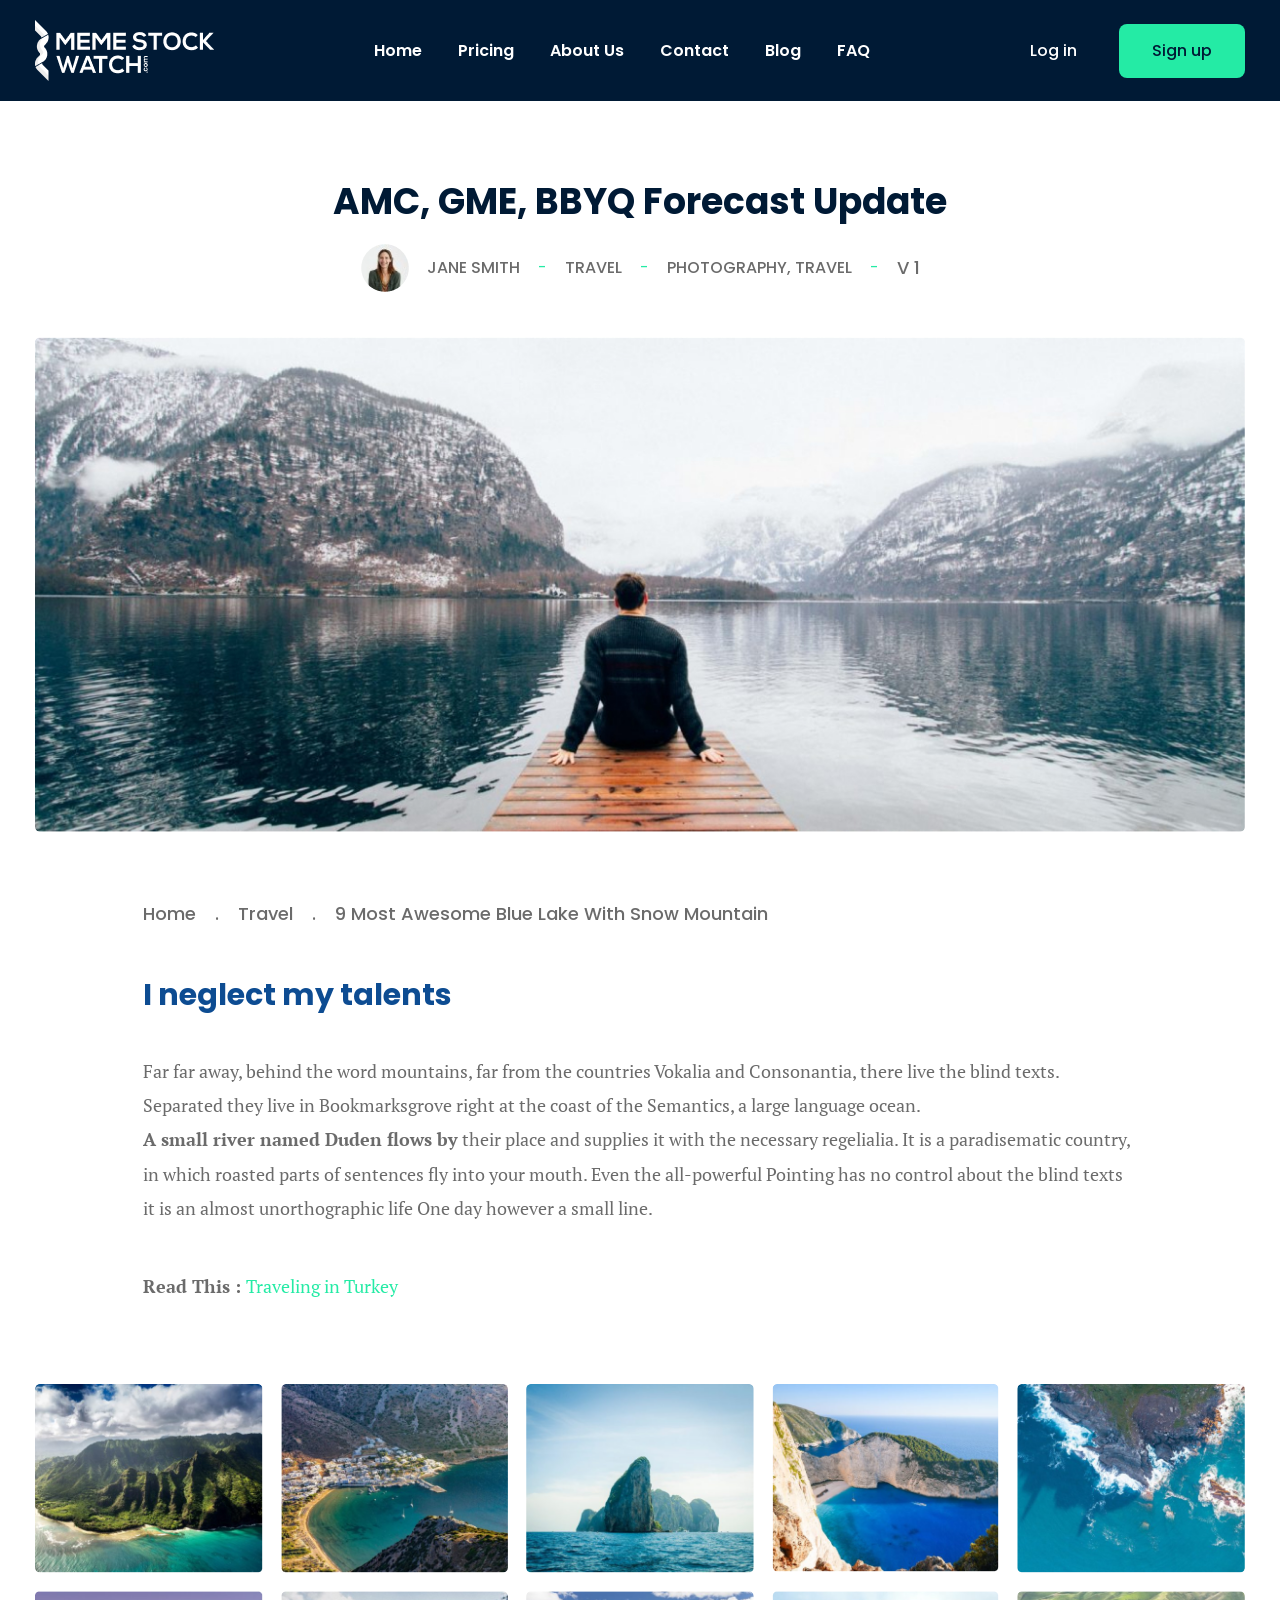
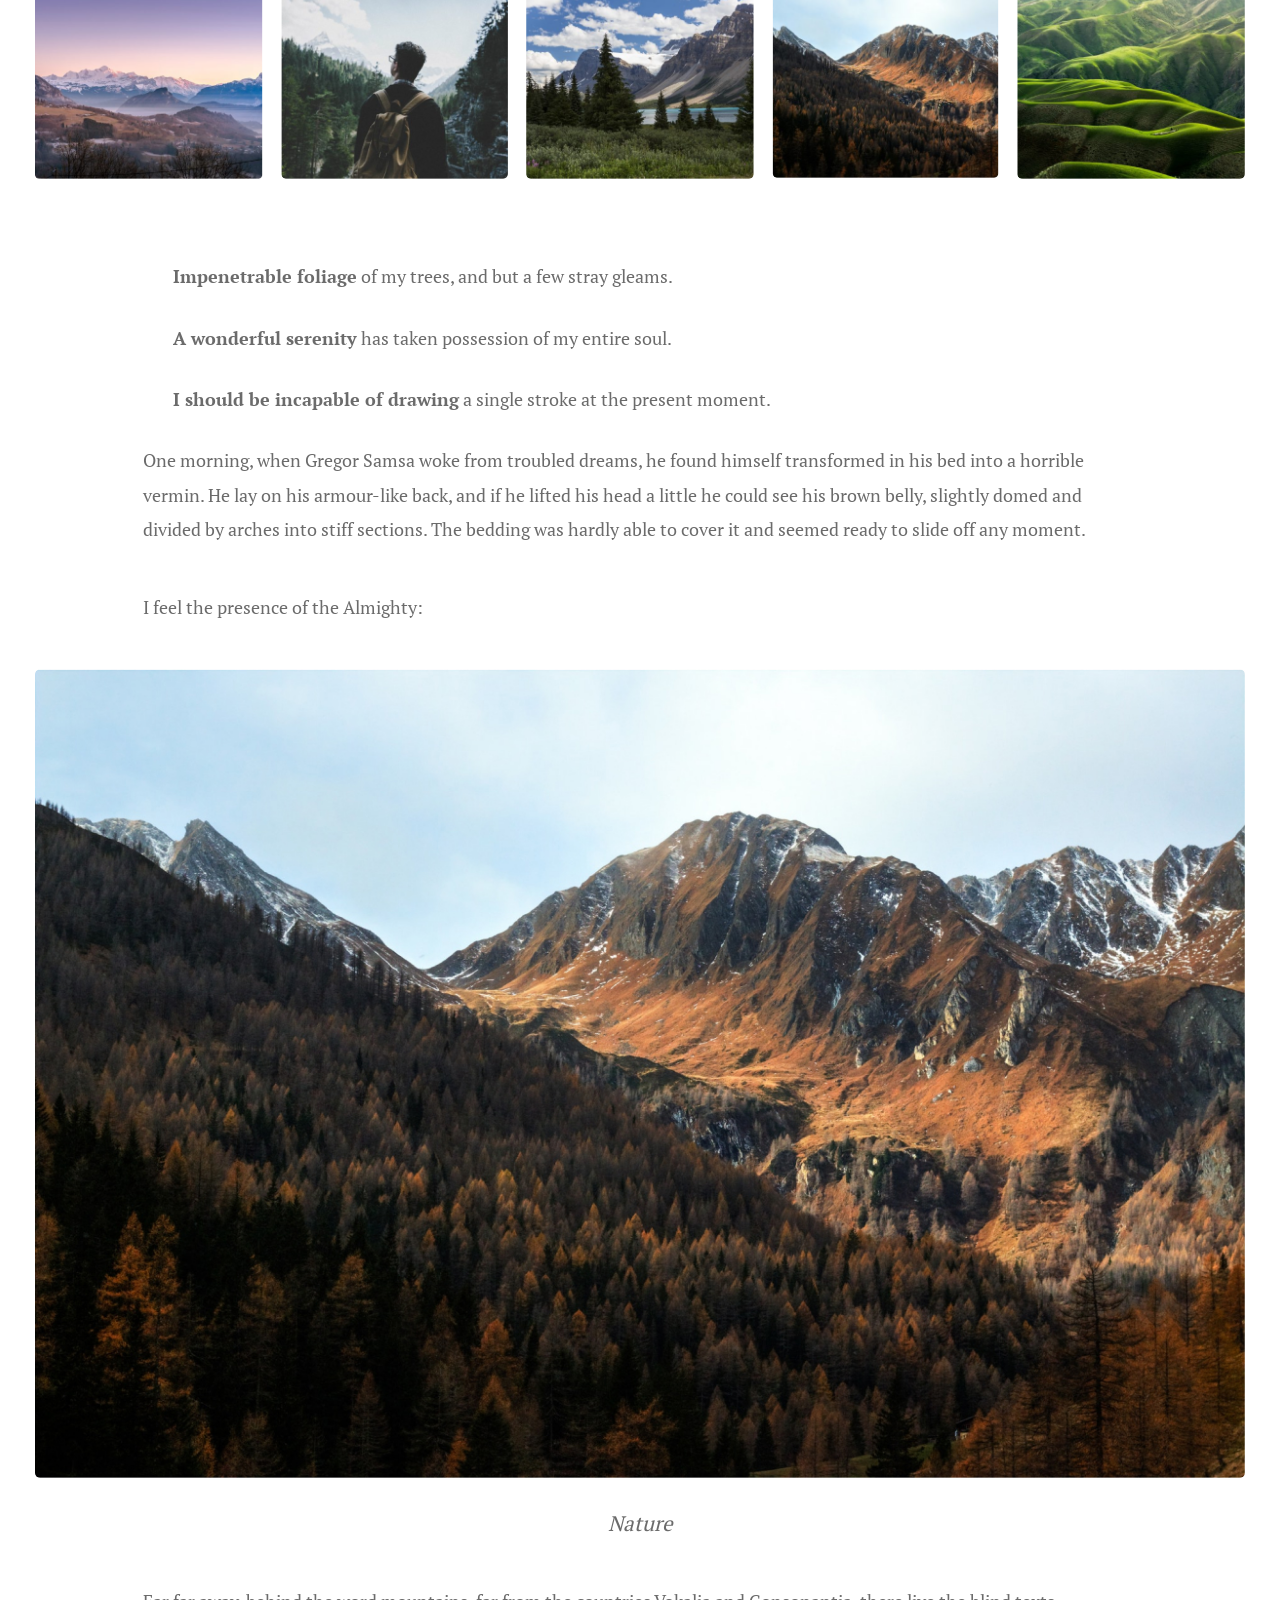
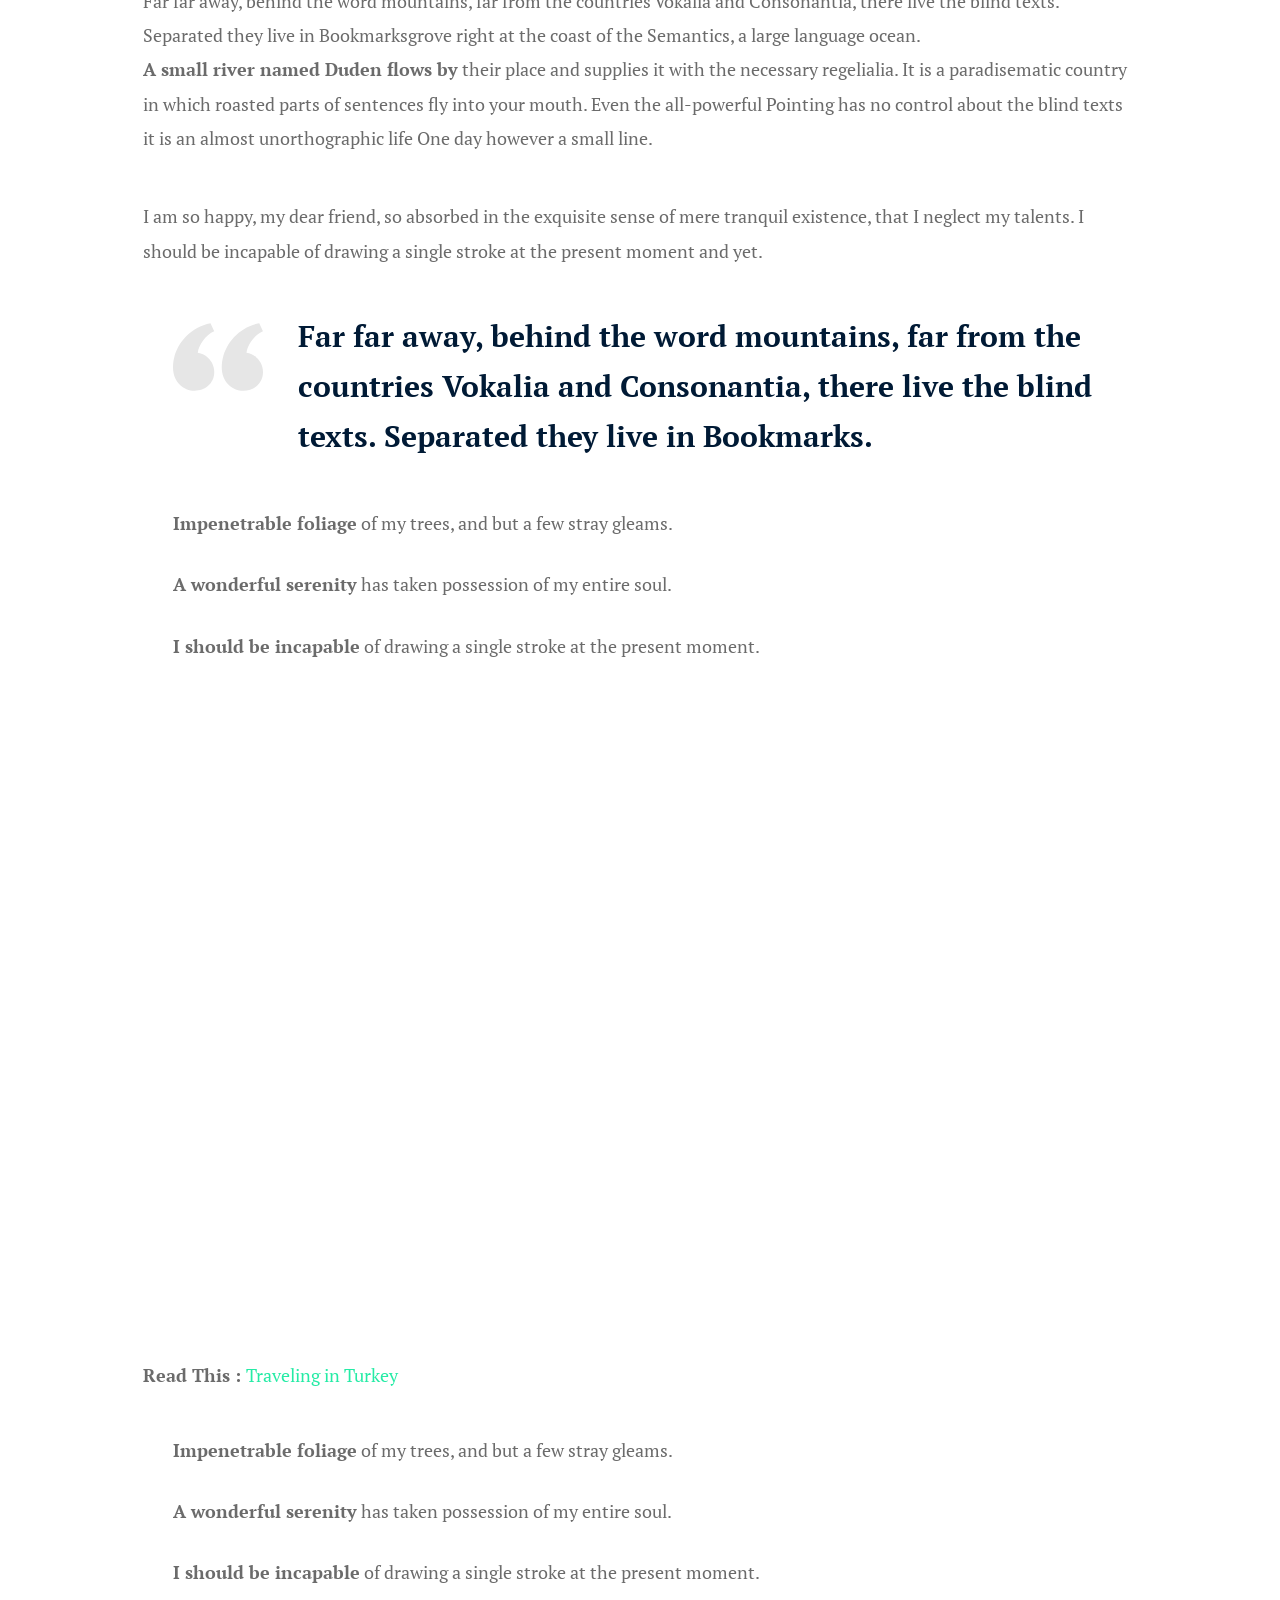
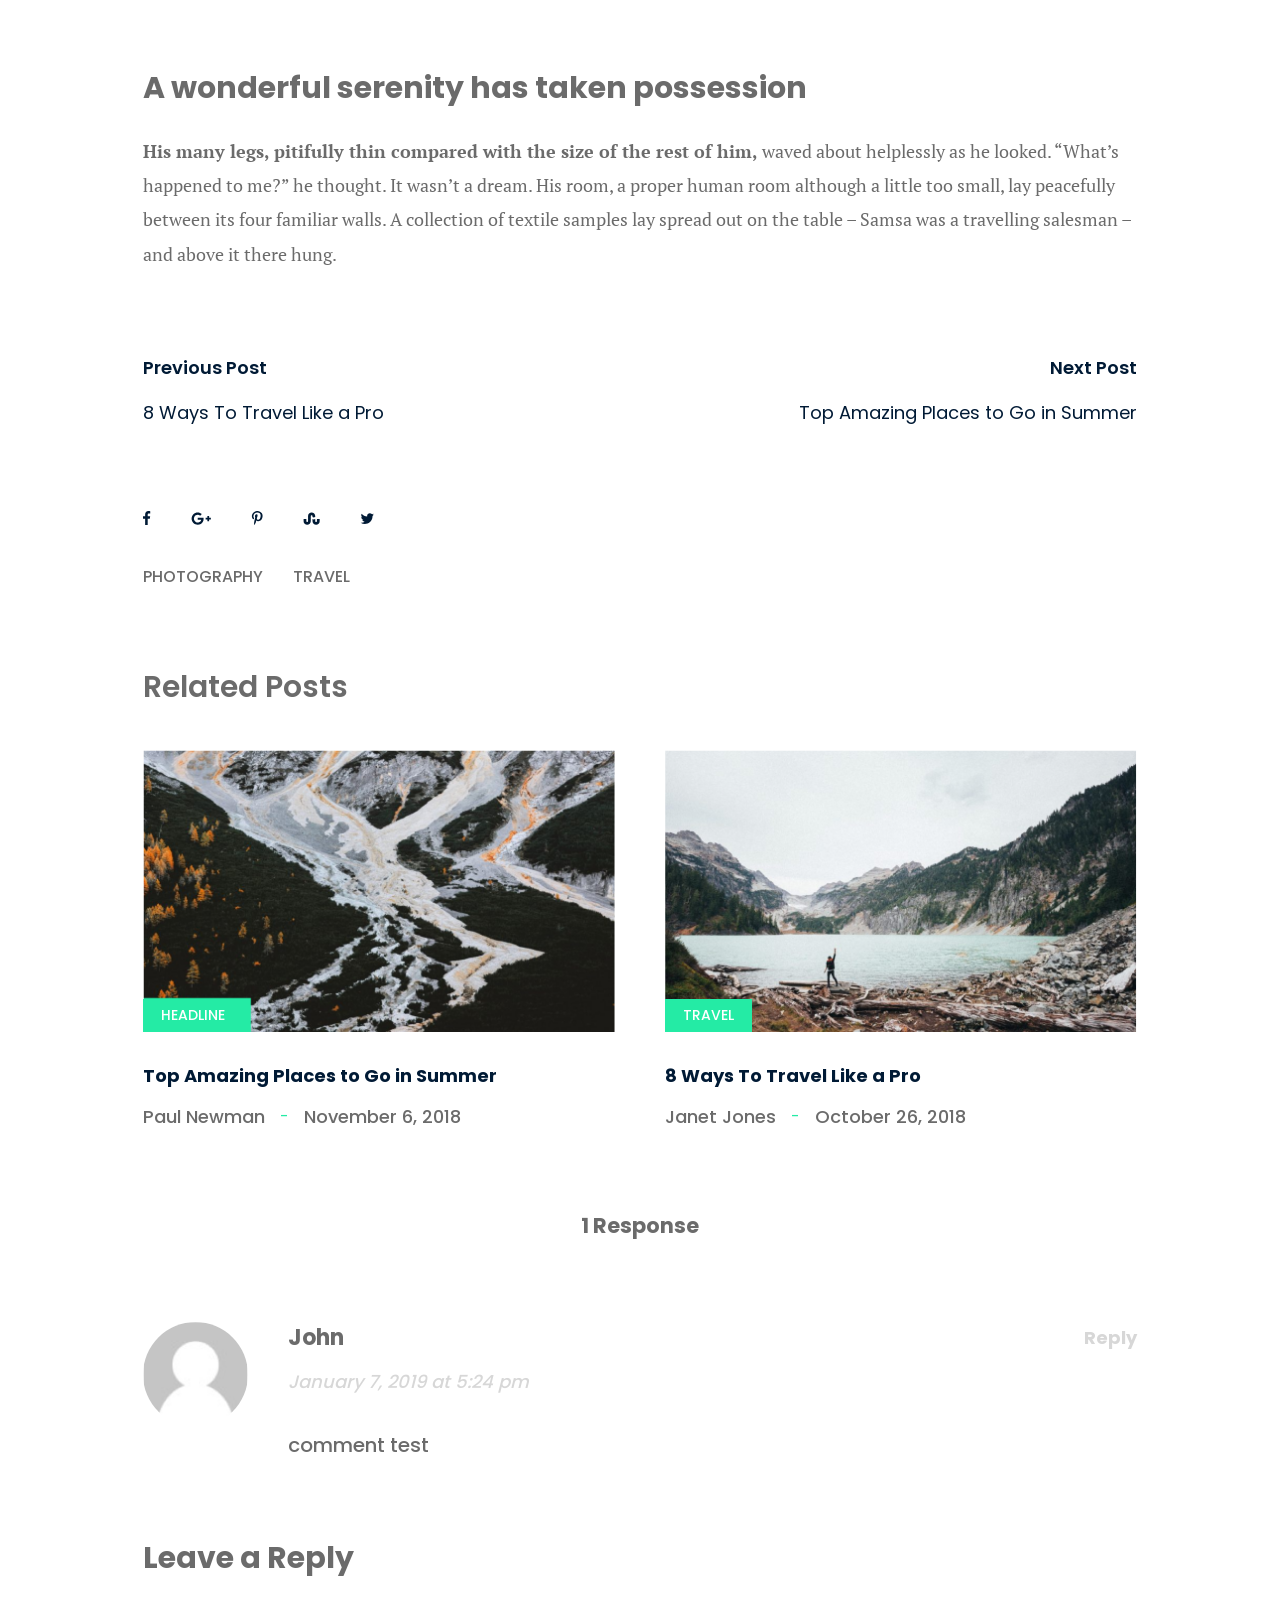
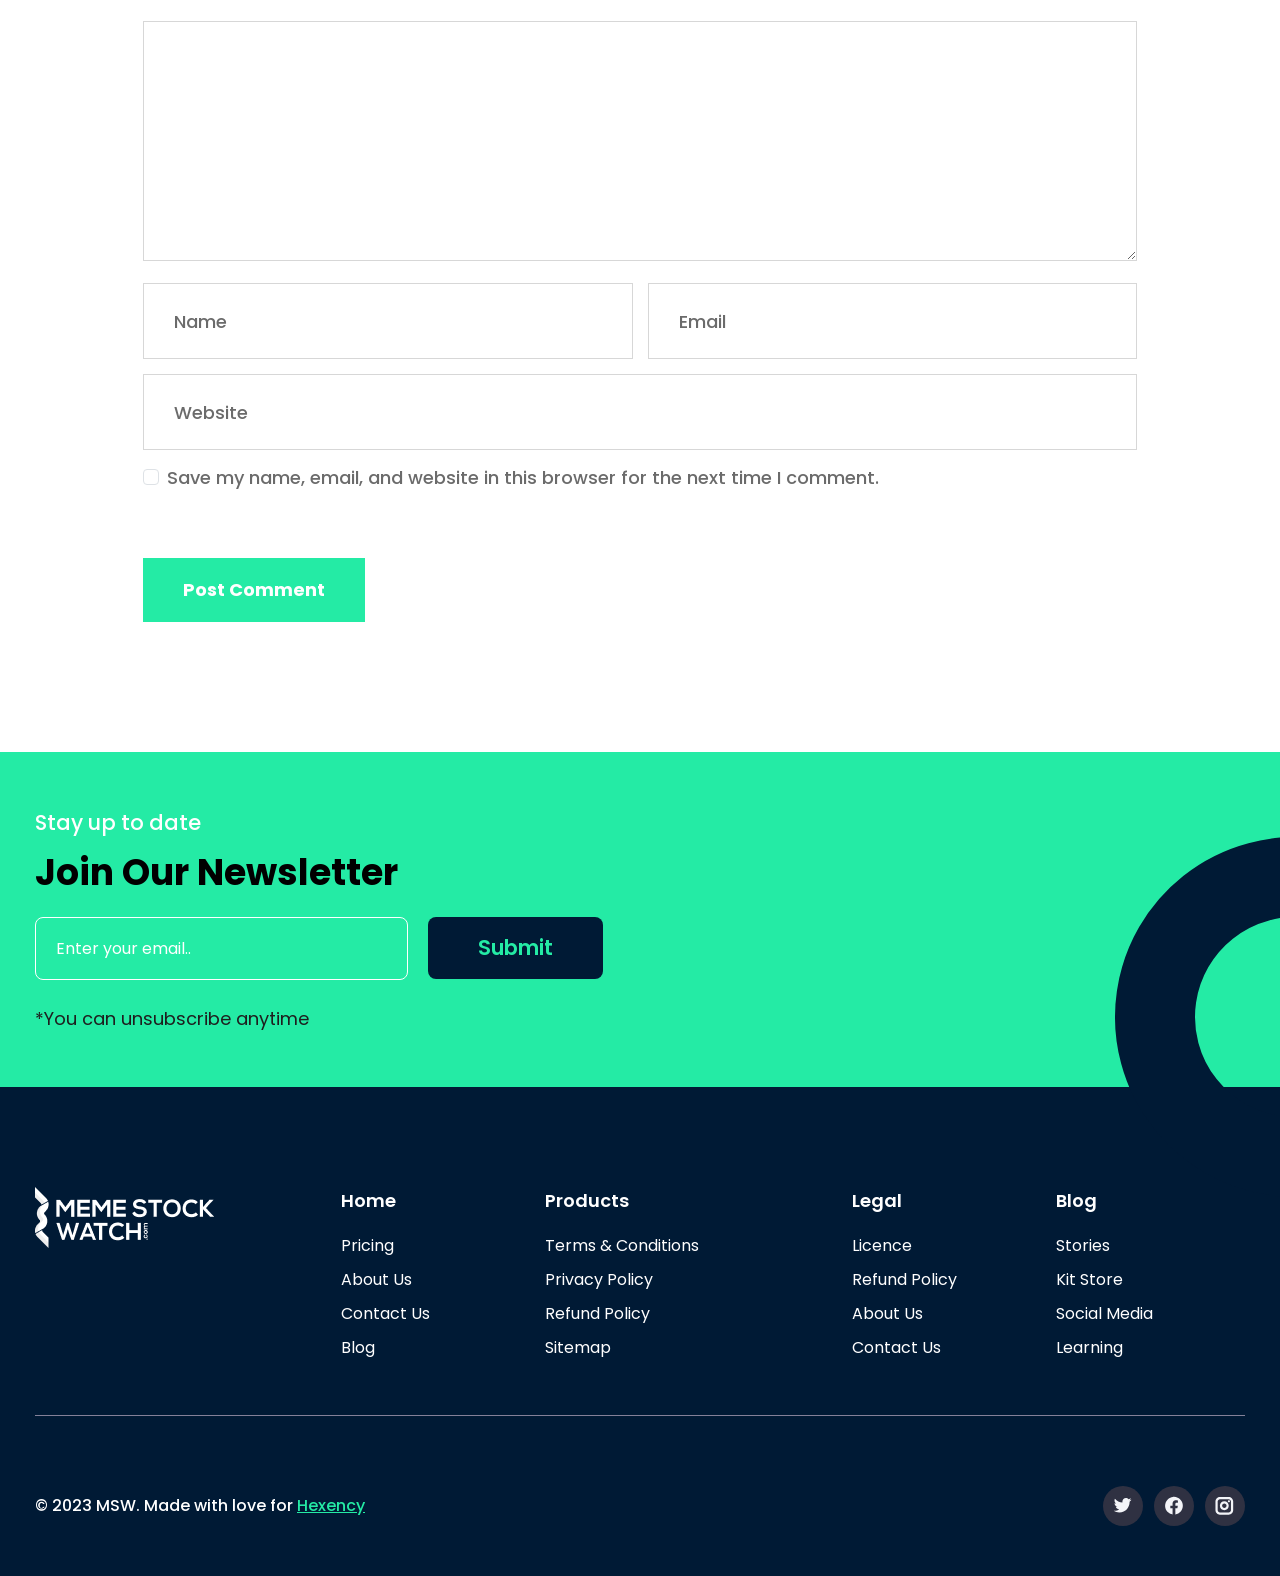
<file: single-blog.html>
<!DOCTYPE html>
<html lang="en">

<head>
  <meta charset="UTF-8" />
  <meta name="viewport" content="width=device-width, initial-scale=1.0" />
  <meta http-equiv="X-UA-Compatible" content="ie=edge" />
  <!---- Author Name ---->
  <meta name="author" content="Your Name" />
  <!---- Website Description ---->
  <meta name="description" content="Website Description" />
  <!---- Website keywords ---->
  <meta name="keywords" content="Website keywords" />
  <!------- Favicon ------->
  <link rel="shortcut icon" type="image/x-icon" href="assets/images/logo.png" />
  <!---- Website Title ---->
  <title>Mem Stock Watch</title>
  <!-------- Fonts -------->
  <link rel="stylesheet" href="assets/fonts/fonts.css" />
  <!------- Css Here ------->
  <link rel="stylesheet" href="assets/css/animate.min.css" />
  <link rel="stylesheet" href="assets/css/bootstrap.min.css" />
  <link rel="stylesheet" href="assets/css/style.css" />
</head>

<body>

  <!-- Start Loader -->
  <div class="section-loader">
    <div class="loader">
      <div class="loader-circle"></div>
      <div class="loader-circle"></div>
    </div>
  </div>
  <!-- End Loader -->


  <!-- 
	  =====================================================
	  Start Header Section 
	  =====================================================
	-->
  <header class="sticky-header bg-color3">
    <nav class="container">
      <div class="row align-items-center">
        <!-- ******** Header Logo ******** -->
        <div class="col-xl-3 col-lg-2 col-sm-6 col-9">
          <a href="index.html" class="header-logo d-block">
            <img src="assets/images/logo/logo.png" alt="logo" class="img-fluid">
          </a>
        </div>
        <div class="col-xl-6 col-lg-7" id="sidebar">
          <!-- ******** Main Menu ******** -->
          <div class="main-menu sidebar-menu d-flex align-items-center justify-content-lg-center">
            <img src="assets/images/icons/closed.svg" alt="closed" class="sidebar-closed-icon d-inline-block d-lg-none">
            <ul class="menu d-lg-flex align-items-center justify-content-center">
              <li class="menu-item">
                <a href="index.html" class="menu-link primary-font-600 size-xl primary-color text-capitalize">Home</a>
              </li>
              <li class="menu-item">
                <a href="pricing.html"
                  class="menu-link primary-font-600 size-xl primary-color text-capitalize">Pricing</a>
              </li>
              <li class="menu-item">
                <a href="#" class="menu-link primary-font-600 size-xl primary-color text-capitalize">About us</a>
              </li>
              <li class="menu-item">
                <a href="contact.html"
                  class="menu-link primary-font-600 size-xl primary-color text-capitalize">Contact</a>
              </li>
              <li class="menu-item">
                <a href="blog.html" class="menu-link primary-font-600 size-xl primary-color text-capitalize">Blog</a>
              </li>
              <li class="menu-item">
                <a href="#faq" class="menu-link primary-font-600 size-xl primary-color text-capitalize">FAQ</a>
              </li>
              <li class="menu-item menu-btn-item menu-btn-item-1 d-block d-lg-none">
                <a href="#" class="menu-btn-link primary-font-500 size-xl primary-color rounded-8">Log in</a>
              </li>
              <li class="menu-item menu-btn-item menu-btn-item-2 d-block d-lg-none">
                <a href="#" class="menu-btn-link bg-btn">Sign up</a>
              </li>
            </ul>
          </div>
        </div>
        <div class="col-lg-3 d-none d-lg-block">
          <!-- ***** Header Button ***** -->
          <ul class="menu-btn menu d-flex align-items-center justify-content-end">
            <li class="menu-btn-item menu-btn-item-1">
              <a href="#" class="menu-btn-link primary-font-500 size-xl primary-color rounded-8">Log in</a>
            </li>
            <li class="menu-btn-item menu-btn-item-2">
              <a href="#" class="menu-btn-link bg-btn">Sign up</a>
            </li>
          </ul>
        </div>
        <div class="col-sm-6 col-3 d-block d-lg-none">
          <div class="sidebar-toggler">
            <div class="sidebar-toggler-line"></div>
            <div class="sidebar-toggler-line"></div>
            <div class="sidebar-toggler-line"></div>
          </div>
        </div>
      </div>
    </nav>
  </header>
  <!-- 
	  =====================================================
	  End Header Section 
	  =====================================================
	-->

  <main>
    <!-- 
		  =====================================================
		  Start Single Blog Section 
		  =====================================================
		-->
    <section class="single-blog-section primary-bg">
      <div class="container">
        <div class="update-title-wrap text-center">
          <h2 class="primary-font-700 size-11xl l-h-11xl-44 secondary-color">AMC, GME, BBYQ Forecast Update</h2>
        </div>
        <ul class="update-list-1 d-flex align-items-center justify-content-center flex-wrap">
          <li class="update-list-1-item">
            <img src="assets/images/single-blog/single-blog-sm.png" alt="single-blog-sm">
          </li>
          <li class="update-list-1-item">
            <p class="primary-font-500 size-xl text-color12 text-uppercase">Jane Smith</p>
          </li>
          <li class="update-list-1-item">
            <span class="text-color3">-</span>
          </li>
          <li class="update-list-1-item">
            <p class="primary-font-500 size-xl text-color12 text-uppercase">Travel</p>
          </li>
          <li class="update-list-1-item">
            <span class="text-color3">-</span>
          </li>
          <li class="update-list-1-item">
            <p class="primary-font-500 size-xl text-color12 text-uppercase">Photography, Travel</p>
          </li>
          <li class="update-list-1-item ">
            <span class="text-color3">-</span>
          </li>
          <li class="update-list-1-item">
            <p class="primary-font-500 size-2xl text-color12 text-uppercase">V 1</p>
          </li>
        </ul>
        <div class="single-blog-lg-1-img">
          <img src="assets/images/single-blog/single-blog-lg-1.jpg" alt="single-blog-lg-1" class="w-100 rounded-3">
        </div>
        <div class="single-blog-wrap">
          <ul class="update-list-2 d-flex align-items-center flex-wrap">
            <li class="update-list-2-item">
              <p class="primary-font-500 size-2xl text-color12 text-capitalize">Home</p>
            </li>
            <li class="update-list-2-item">
              <span class="primary-font-500 size-2xl text-color12">.</span>
            </li>
            <li class="update-list-2-item">
              <p class="primary-font-500 size-2xl text-color12 text-capitalize">Travel</p>
            </li>
            <li class="update-list-2-item">
              <span class="primary-font-500 size-2xl text-color12">.</span>
            </li>
            <li class="update-list-2-item">
              <p class="primary-font-500 size-2xl text-color12 text-capitalize">9 Most Awesome Blue Lake With Snow
                Mountain</p>
            </li>
          </ul>
          <h3 class="primary-font-700 size-9xl text-color13 mb-40">I neglect my talents</h3>
          <p class="secondary-font-400 size-5xl l-h-5xl-42 text-color12 mb-44">
            Far far away, behind the word mountains, far from the countries Vokalia and Consonantia,
            there live the blind texts. Separated they live in Bookmarksgrove right at the coast of the
            Semantics, a large language ocean. <span class="secondary-font-700"> A small river named Duden flows
              by</span> their place and
            supplies it with the necessary regelialia. It is a paradisematic country, in which roasted parts of
            sentences fly into your mouth. Even the all-powerful Pointing has no control about the blind
            texts it is an almost unorthographic life One day however a small line.
          </p>
          <h3 class="secondary-font-700 size-5xl l-h-5xl-42 text-color12">Read This : <span
              class="secondary-font-400 text-color3 mb-80">Traveling in Turkey</span></h3>
        </div>
        <div class="traveling-img-row mb-80">
          <div class="traveling-img-wrap">
            <img src="assets/images/single-blog/single-blog-md-1.png" alt="single-blog-md-img"
              class="traveling-img w-100 rounded-3">
          </div>
          <div class="traveling-img-wrap">
            <img src="assets/images/single-blog/single-blog-md-2.png" alt="single-blog-md-img"
              class="traveling-img w-100 rounded-3">
          </div>
          <div class="traveling-img-wrap">
            <img src="assets/images/single-blog/single-blog-md-3.png" alt="single-blog-md-img"
              class="traveling-img w-100 rounded-3">
          </div>
          <div class="traveling-img-wrap">
            <img src="assets/images/single-blog/single-blog-md-4.png" alt="single-blog-md-img"
              class="traveling-img w-100 rounded-3">
          </div>
          <div class="traveling-img-wrap">
            <img src="assets/images/single-blog/single-blog-md-5.png" alt="single-blog-md-img"
              class="traveling-img w-100 rounded-3">
          </div>
          <div class="traveling-img-wrap">
            <img src="assets/images/single-blog/single-blog-md-6.png" alt="single-blog-md-img"
              class="traveling-img w-100">
          </div>
          <div class="traveling-img-wrap">
            <img src="assets/images/single-blog/single-blog-md-7.png" alt="single-blog-md-img"
              class="traveling-img w-100 rounded-3">
          </div>
          <div class="traveling-img-wrap">
            <img src="assets/images/single-blog/single-blog-md-8.png" alt="single-blog-md-img"
              class="traveling-img w-100 rounded-3">
          </div>
          <div class="traveling-img-wrap">
            <img src="assets/images/single-blog/single-blog-md-9.png" alt="single-blog-md-img"
              class="traveling-img w-100 rounded-3">
          </div>
          <div class="traveling-img-wrap">
            <img src="assets/images/single-blog/single-blog-md-10.png" alt="single-blog-md-img"
              class="traveling-img w-100 rounded-3">
          </div>
        </div>
        <div class="single-blog-wrap">
          <div class="update-bold-normal">
            <p class="secondary-font-400 size-5xl l-h-5xl-42 text-color12 mb-27"><span
                class="secondary-font-700">Impenetrable foliage</span> of my trees, and but a few stray gleams.</p>
            <p class="secondary-font-400 size-5xl l-h-5xl-42 text-color12 mb-27"><span class="secondary-font-700">A
                wonderful serenity</span> has taken possession of my entire soul.</p>
            <p class="secondary-font-400 size-5xl l-h-5xl-42 text-color12 mb-27"><span class="secondary-font-700">I
                should be incapable of drawing</span> a single stroke at the present moment.</p>
          </div>
          <p class="secondary-font-400 size-5xl l-h-5xl-42 text-color12 mb-44">One morning, when Gregor Samsa woke from
            troubled dreams, he found himself transformed
            in his bed into a horrible vermin. He lay on his armour-like back, and if he lifted his head a
            little he could see his brown belly, slightly domed and divided by arches into stiff sections. The
            bedding was hardly able to cover it and seemed ready to slide off any moment.</p>
        </div>
        <div class="almighty-wrap">
          <div class="single-blog-wrap mb-44">
            <p class="secondary-font-400 size-5xl l-h-5xl-42 text-color12">I feel the presence of the Almighty: </p>
          </div>
          <img src="assets/images/single-blog/single-blog-lg-2.jpg" alt="single-blog-lg-2" class="w-100 rounded-3 mb-5">
          <p class="secondary-font-400 size-4xl text-color12 text-center fst-italic mb-44">Nature</p>
          <div class="single-blog-wrap">
            <p class="secondary-font-400 size-5xl l-h-5xl-42 text-color12 mb-44">Far far away, behind the word
              mountains, far from the countries Vokalia and Consonantia,
              there live the blind texts. Separated they live in Bookmarksgrove right at the coast of the
              Semantics, a large language ocean. <span class="secondary-font-700">A small river named Duden flows
                by</span> their place and
              supplies it with the necessary regelialia. It is a paradisematic country in which roasted parts of
              sentences fly into your mouth. Even the all-powerful Pointing has no control about the blind
              texts it is an almost unorthographic life One day however a small line.</p>
            <p class="secondary-font-400 size-5xl l-h-5xl-42 text-color12 mb-44">I am so happy, my dear friend, so
              absorbed in the exquisite sense of mere tranquil existence,
              that I neglect my talents. I should be incapable of drawing a single stroke at the present
              moment and yet.</p>
          </div>
        </div>
        <div class="single-blog-wrap">
          <div class="single-blog-testimonial update-bold-normal d-flex align-items-start mb-44">
            <img src="assets/images/icons/quote.svg" alt="">
            <p class="single-blog-testimonial-text secondary-font-700 size-9xl l-h-9xl-52 secondary-color">Far far away,
              behind the
              word mountains, far from the
              countries Vokalia and Consonantia, there live the blind
              texts. Separated they live in Bookmarks.</p>
          </div>
          <div class="update-bold-normal mb-44">
            <p class="secondary-font-400 size-5xl l-h-5xl-42 text-color12 mb-27"><span
                class="secondary-font-700">Impenetrable foliage</span> of my trees, and but a few stray gleams.</p>
            <p class="secondary-font-400 size-5xl l-h-5xl-42 text-color12 mb-27"><span class="secondary-font-700">A
                wonderful serenity</span> has taken possession of my entire soul.</p>
            <p class="secondary-font-400 size-5xl l-h-5xl-42 text-color12 mb-27"><span class="secondary-font-700">I
                should be incapable</span> of drawing a single stroke at the present moment.</p>
          </div>
          <div class="single-blog-ifarme-wrap mb-80">
            <iframe class="single-blog-ifarme" width="" height="" src="https://www.youtube.com/embed/GTRQsa3jpXU"
              title="YouTube video player" frameborder="0"
              allow="accelerometer; autoplay; clipboard-write; encrypted-media; gyroscope; picture-in-picture; web-share"
              allowfullscreen></iframe>
          </div>
          <div class="mb-80">
            <h3 class="secondary-font-700 size-5xl l-h-5xl-42 text-color12">Read This : <span
                class="secondary-font-400 text-color3 mb-40">Traveling in Turkey</span></h3>
            <div class="update-bold-normal">
              <p class="secondary-font-400 size-5xl l-h-5xl-42 text-color12 mb-27"><span
                  class="secondary-font-700">Impenetrable foliage</span> of my trees, and but a few stray gleams.</p>
              <p class="secondary-font-400 size-5xl l-h-5xl-42 text-color12 mb-27"><span class="secondary-font-700">A
                  wonderful serenity</span> has taken possession of my entire soul.</p>
              <p class="secondary-font-400 size-5xl l-h-5xl-42 text-color12 mb-27"><span class="secondary-font-700">I
                  should be incapable</span> of drawing a single stroke at the present moment.</p>
            </div>
          </div>
          <div class="mb-80">
            <h3 class="primary-font-700 size-9xl text-color12 mb-27">A wonderful serenity has taken possession</h3>
            <p class="secondary-font-400 size-5xl l-h-5xl-42 text-color12 mb-44"><span class="secondary-font-700">His
                many legs, pitifully thin compared with the size of the rest of him,</span> waved about
              helplessly as he looked. “What’s happened to me?” he thought. It wasn’t a dream. His room, a
              proper human room although a little too small, lay peacefully between its four familiar walls. A
              collection of textile samples lay spread out on the table – Samsa was a travelling salesman –
              and above it there hung.</p>
          </div>
          <div class="container-fluid px-0 mb-80">
            <div class="row g-4">
              <article class="col-md-6">
                <div class="">
                  <h4 class="primary-font-600 size-5xl l-h-5xl-42 secondary-color text-capitalize mb-4">Previous Post
                  </h4>
                  <p class="primary-font-400 size-2xl secondary-color">8 Ways To Travel Like a Pro</p>
                </div>
              </article>
              <article class="col-md-6">
                <div class="text-end">
                  <h4 class="primary-font-600 size-5xl l-h-5xl-42 secondary-color text-capitalize mb-4">Next Post</h4>
                  <p class="primary-font-400 size-2xl secondary-color">Top Amazing Places to Go in Summer</p>
                </div>
              </article>
            </div>
          </div>
          <div class="mb-80">
            <ul class="single-blog-social d-flex align-items-center">
              <li class="single-blog-social-item">
                <a href="#" class="single-blog-social-link"><img src="assets/images/blog/facebook.svg"
                    alt="facebook"></a>
              </li>
              <li class="single-blog-social-item">
                <a href="#" class="single-blog-social-link"><img src="assets/images/blog/google.svg" alt="google"></a>
              </li>
              <li class="single-blog-social-item">
                <a href="#" class="single-blog-social-link"><img src="assets/images/blog/pinterest.svg"
                    alt="pinterest"></a>
              </li>
              <li class="single-blog-social-item">
                <a href="#" class="single-blog-social-link"><img src="assets/images/blog/Group.svg" alt="Group"></a>
              </li>
              <li class="single-blog-social-item">
                <a href="#" class="single-blog-social-link"><img src="assets/images/blog/twitter.svg" alt="twitter"></a>
              </li>
            </ul>
            <ul class="update-list-3 d-flex align-items-center flex-wrap">
              <li class="update-list-3-item">
                <p class="primary-font-500 size-xl text-color12 text-uppercase">Photography</p>
              </li>
              <li class="update-list-3-item">
                <p class="primary-font-500 size-xl text-color12 text-uppercase">Travel</p>
              </li>
            </ul>
          </div>
          <div class="container-fluid px-0 mb-80">
            <h4 class="primary-font-600 size-9xl text-color12 text-capitalize mb-44">Related Posts</h4>
            <div class="row related-post-row">
              <article class="col-lg-6">
                <div class="related-post">
                  <div class="related-post-img-wrap position-relative">
                    <img src="assets/images/single-blog/related-post-img1.png" alt="related-post-img"
                      class="related-post-img w-100">
                    <span
                      class="related-post-category primary-font-500 size-lg primary-color text-uppercase secondary-bg">Headline</span>
                  </div>
                  <a href="#" class="related-post-link primary-font-700 size-5xl secondary-color d-block">Top Amazing
                    Places to Go in Summer</a>
                  <ul class="update-list-4 d-flex align-items-center flex-wrap">
                    <li class="update-list-4-item">
                      <p class="primary-font-500 size-2xl text-color12 text-capitalize">Paul Newman</p>
                    </li>
                    <li class="update-list-4-item">
                      <span class="text-color3">-</span>
                    </li>
                    <li class="update-list-4-item">
                      <p class="primary-font-500 size-2xl text-color12 text-capitalize">November 6, 2018</p>
                    </li>
                  </ul>
                </div>
              </article>
              <article class="col-lg-6">
                <div class="related-post">
                  <div class="related-post-img-wrap position-relative">
                    <img src="assets/images/single-blog/related-post-img2.png" alt="related-post-img"
                      class="related-post-img w-100">
                    <span
                      class="related-post-category primary-font-500 size-lg primary-color text-uppercase secondary-bg">Travel</span>
                  </div>
                  <a href="#" class="related-post-link primary-font-700 size-5xl secondary-color d-block">
                    8 Ways To Travel Like a Pro
                  </a>
                  <ul class="update-list-4 d-flex align-items-center flex-wrap">
                    <li class="update-list-4-item">
                      <p class="primary-font-500 size-2xl text-color12 text-capitalize">Janet Jones</p>
                    </li>
                    <li class="update-list-4-item">
                      <span class="text-color3">-</span>
                    </li>
                    <li class="update-list-4-item">
                      <p class="primary-font-500 size-2xl text-color12 text-capitalize">October 26, 2018</p>
                    </li>
                  </ul>
                </div>
              </article>
            </div>
          </div>
          <div class="post-comment-container mb-80">
            <h4 class="primary-font-700 size-4xl text-color12 text-center mb-80">1 Response</h4>
            <div class="post-comment-wrap d-flex align-items-start">
              <img src="assets/images/single-blog/profile-thumb.png" alt="profile-thumb" class="post-comment-user rounded-circle">
              <div class="post-comment-content">
                <div class="d-flex align-items-center justify-content-between">
                  <h5 class="primary-font-700 size-7xl text-color12 text-capitalize">John</h5>
                  <button type="button" class="primary-font-700 size-2xl text-color14">Reply</button>
                </div>
                <p class="post-comment-date primary-font-500 size-2xl text-color14 fst-italic"><span>January 7, 2019</span> at <span>5:24 pm</span></p>
                <p class="primary-font-500 size-3xl text-color12">comment test</p>
              </div>
            </div>
          </div>
          <div class="container-fluid px-0">
            <h5 class="primary-font-700 size-9xl text-color12 mb-44">Leave a Reply</h5>
            <form action="#" class="row g-4">
              <article class="col-12">
                <div class="post-comment-box">
                  <textarea name="" id="" cols="30" rows="10" class="post-comment-message post-comment-input w-100"></textarea>
                </div>
              </article>
              <article class="col-lg-6">
                <div class="post-comment-box">
                  <input type="text" name="" id="" placeholder="Name" class="post-comment-input w-100">
                </div>
              </article>
              <article class="col-lg-6">
                <div class="post-comment-box">
                  <input type="email" name="" id="" placeholder="Email" class="post-comment-input w-100">
                </div>
              </article>
              <article class="col-12">
                <div class="post-comment-box">
                  <input type="text" name="" id="" placeholder="Website" class="post-comment-input w-100">
                </div>
              </article>
              <article class="col-12">
                <div class="post-comment-box">
                  <div class="form-check">
                    <input class="form-check-input" type="checkbox" value="" id="flexCheckDefault">
                    <label class="form-check-label primary-font-500 size-2xl text-color12" for="flexCheckDefault">
                      Save my name, email, and website in this browser for the next time I comment.
                    </label>
                  </div>
                </div>
              </article>
              <article class="col-12">
                <div class="post-comment-box">
                  <button type="submit" class="post-comment-btn primary-font-700 size-2xl primary-color text-capitalize secondary-bg">Post Comment</button>
                </div>
              </article>
            </form>
          </div>
        </div>
      </div>
    </section>
    <!-- 
		  =====================================================
		  End Single Blog Section 
		  =====================================================
		-->

    <!-- 
		  =====================================================
		  Start Newsletter Section 
		  =====================================================
		-->
    <section class="newsletter-section secondary-bg position-relative">
      <div class="container">
        <div class="newsletter-title-wrap">
          <p class="primary-font-500 size-4xl primary-color">Stay up to date</p>
          <h2 class="newsletter-title primary-font-700 size-11xl text-color4 text-capitalize">Join Our Newsletter</h2>
          <form action="#" class="newsletter-form d-flex align-items-center flex-wrap">
            <input type="email" name="" id="" placeholder="Enter your email.."
              class="newsletter-form-input w-100 rounded-8">
            <button type="submit"
              class="newsletter-form-btn primary-font-600 size-4xl text-color3 text-center bg-color3 rounded-8">Submit</button>
          </form>
          <p class="primary-font-400 size-2xl text-color8">*You can unsubscribe anytime</p>
        </div>
      </div>
      <div class="newsletter-circle rounded-circle"></div>
    </section>
    <!-- 
		  =====================================================
		  End Newsletter Section 
		  =====================================================
		-->
  </main>

  <!-- 
	  =====================================================
	  Start Footer Section 
	  =====================================================
	-->
  <footer class="footer-section sec-t-space bg-color3">
    <div class="container">
      <!----- Start row ----->
      <div class="row gx-4 gy-5 footer-row">
        <article class="col-lg-3">
          <a href="index.html">
            <img src="assets/images/logo/logo.png" alt="logo" class="img-fluid">
          </a>
        </article>
        <article class="col-lg-2 col-md-3 col-6">
          <div class="f-content">
            <h3 class="f-content-title primary-font-600 size-5xl primary-color">Home</h3>
            <ul class="f-pages-menu">
              <li class="f-pages-item">
                <a href="pricing.html" class="f-pages-link primary-font-400 size-xl primary-color">Pricing</a>
              </li>
              <li class="f-pages-item">
                <a href="about-us.html" class="f-pages-link primary-font-400 size-xl primary-color">About Us</a>
              </li>
              <li class="f-pages-item">
                <a href="contact.html" class="f-pages-link primary-font-400 size-xl primary-color">Contact Us</a>
              </li>
              <li class="f-pages-item">
                <a href="blog.html" class="f-pages-link primary-font-400 size-xl primary-color">Blog</a>
              </li>
            </ul>
          </div>
        </article>
        <article class="col-lg-3 col-md-3 col-6">
          <div class="f-content">
            <h3 class="f-content-title primary-font-600 size-5xl primary-color">Products</h3>
            <ul class="f-pages-menu">
              <li class="f-pages-item">
                <a href="#" class="f-pages-link primary-font-400 size-xl primary-color">Terms & Conditions</a>
              </li>
              <li class="f-pages-item">
                <a href="#" class="f-pages-link primary-font-400 size-xl primary-color">Privacy Policy</a>
              </li>
              <li class="f-pages-item">
                <a href="#" class="f-pages-link primary-font-400 size-xl primary-color">Refund Policy</a>
              </li>
              <li class="f-pages-item">
                <a href="#" class="f-pages-link primary-font-400 size-xl primary-color">Sitemap</a>
              </li>
            </ul>
          </div>
        </article>
        <article class="col-lg-2 col-md-3 col-6">
          <div class="f-content">
            <h3 class="f-content-title primary-font-600 size-5xl primary-color">Legal</h3>
            <ul class="f-pages-menu">
              <li class="f-pages-item">
                <a href="#" class="f-pages-link primary-font-400 size-xl primary-color">Licence</a>
              </li>
              <li class="f-pages-item">
                <a href="#" class="f-pages-link primary-font-400 size-xl primary-color">Refund Policy</a>
              </li>
              <li class="f-pages-item">
                <a href="about-us.html" class="f-pages-link primary-font-400 size-xl primary-color">About Us</a>
              </li>
              <li class="f-pages-item">
                <a href="contact.html" class="f-pages-link primary-font-400 size-xl primary-color">Contact Us</a>
              </li>
            </ul>
          </div>
        </article>
        <article class="col-lg-2 col-md-3 col-6">
          <div class="f-content">
            <h3 class="f-content-title primary-font-600 size-5xl primary-color">Blog</h3>
            <ul class="f-pages-menu">
              <li class="f-pages-item">
                <a href="#" class="f-pages-link primary-font-400 size-xl primary-color">Stories</a>
              </li>
              <li class="f-pages-item">
                <a href="#" class="f-pages-link primary-font-400 size-xl primary-color">Kit Store</a>
              </li>
              <li class="f-pages-item">
                <a href="#" class="f-pages-link primary-font-400 size-xl primary-color">Social Media</a>
              </li>
              <li class="f-pages-item">
                <a href="#" class="f-pages-link primary-font-400 size-xl primary-color">Learning</a>
              </li>
            </ul>
          </div>
        </article>
      </div>
      <!------ End row ------>
      <div class="footer-bottom">
        <div class="row g-4 gy-5 footer-bottom-row align-items-center">
          <article class="col-sm-7">
            <div class="f-copyright">
              <p class="primary-font-500 size-xl primary-color">&copy; 2023 MSW. Made with love for <a href="#"
                  class="text-color3"><ins>Hexency</ins></a></p>
            </div>
          </article>
          <article class="col-sm-5">
            <ul class="f-social d-flex align-items-center justify-content-end">
              <li class="f-social-item">
                <a href="#" class="f-social-link d-flex align-items-center justify-content-center bg-color4">
                  <svg class="f-social-icon" width="19" height="15" viewBox="0 0 19 15" fill="none"
                    xmlns="http://www.w3.org/2000/svg">
                    <path
                      d="M18.4643 1.69587C17.8001 2.02801 17.1358 2.13873 16.3608 2.24944C17.1358 1.80658 17.6893 1.1423 17.9108 0.256585C17.2465 0.699442 16.4715 0.920871 15.5858 1.1423C14.9215 0.478013 13.9251 0.0351562 12.9286 0.0351562C11.0465 0.0351562 9.38577 1.69587 9.38577 3.68873C9.38577 4.02087 9.38577 4.2423 9.49649 4.46373C6.5072 4.35301 3.73935 2.91373 1.96792 0.699442C1.63578 1.25301 1.52506 1.80658 1.52506 2.58158C1.52506 3.79944 2.18935 4.90659 3.18578 5.57087C2.6322 5.57087 2.07863 5.34944 1.52506 5.12801C1.52506 6.89944 2.74292 8.33873 4.40363 8.67087C4.07149 8.78158 3.73935 8.78158 3.4072 8.78158C3.18577 8.78158 2.96435 8.78158 2.74292 8.67087C3.18578 10.1102 4.51435 11.2173 6.17506 11.2173C4.9572 12.2137 3.4072 12.7673 1.63578 12.7673C1.30363 12.7673 1.0822 12.7673 0.750061 12.7673C2.41078 13.7637 4.29292 14.428 6.28578 14.428C12.9286 14.428 16.5822 8.8923 16.5822 4.13159C16.5822 4.02087 16.5822 3.79944 16.5822 3.68873C17.3572 3.13516 18.0215 2.47087 18.4643 1.69587Z"
                      fill="#F3F4F8" />
                  </svg>
                </a>
              </li>
              <li class="f-social-item">
                <a href="#" class="f-social-link d-flex align-items-center justify-content-center bg-color4">
                  <svg class="f-social-icon" width="18" height="19" viewBox="0 0 18 19" fill="none"
                    xmlns="http://www.w3.org/2000/svg">
                    <path
                      d="M17.8215 9.73157C17.8218 8.03886 17.3371 6.38147 16.4248 4.95569C15.5124 3.52991 14.2105 2.39542 12.6734 1.68652C11.1362 0.977725 9.42812 0.724189 7.75136 0.956025C6.07459 1.18775 4.49934 1.89521 3.21218 2.99461C1.92502 4.09389 0.979849 5.53904 0.488499 7.1589C-0.00285123 8.77876 -0.0196804 10.5055 0.439895 12.1346C0.89958 13.7638 1.81641 15.2271 3.08187 16.3513C4.34733 17.4755 5.90852 18.2135 7.58041 18.478V12.2913H5.33181V9.73157H7.58041V7.77968C7.53203 7.32409 7.5844 6.8633 7.73386 6.43018C7.88344 5.99707 8.12635 5.60215 8.44554 5.27333C8.76461 4.94462 9.15222 4.68998 9.58069 4.52778C10.0093 4.36547 10.4682 4.29938 10.9251 4.33425C11.5894 4.343 12.2521 4.40079 12.908 4.50696V6.68914H11.792C11.6019 6.66434 11.4086 6.6825 11.2265 6.7424C11.0443 6.8024 10.878 6.90249 10.7399 7.03535C10.6017 7.1682 10.4951 7.33051 10.4281 7.51009C10.3611 7.68978 10.3353 7.8822 10.3527 8.07307V9.73379H12.8094L12.4164 12.2935H10.3483V18.4835C12.4321 18.1539 14.33 17.0912 15.7 15.4867C17.0701 13.8822 17.8224 11.8415 17.8215 9.73157Z"
                      fill="#F3F4F8" />
                  </svg>
                </a>
              </li>
              <li class="f-social-item">
                <a href="#" class="f-social-link d-flex align-items-center justify-content-center bg-color4">
                  <svg class="f-social-icon" width="19" height="19" viewBox="0 0 19 19" fill="none"
                    xmlns="http://www.w3.org/2000/svg">
                    <path
                      d="M13.9105 6.30052C14.4975 6.30052 14.9734 5.82467 14.9734 5.23766C14.9734 4.65065 14.4975 4.1748 13.9105 4.1748C13.3235 4.1748 12.8477 4.65065 12.8477 5.23766C12.8477 5.82467 13.3235 6.30052 13.9105 6.30052Z"
                      fill="#F3F4F8" />
                    <path
                      d="M9.32139 14.2141C6.87904 14.2141 4.89282 12.2279 4.89282 9.7855C4.89282 7.34315 6.87904 5.35693 9.32139 5.35693C11.7638 5.35693 13.75 7.34315 13.75 9.7855C13.75 12.2279 11.7638 14.2141 9.32139 14.2141ZM9.32139 7.57122C8.10021 7.57122 7.10711 8.56433 7.10711 9.7855C7.10711 11.0067 8.10021 11.9998 9.32139 11.9998C10.5426 11.9998 11.5357 11.0067 11.5357 9.7855C11.5357 8.56433 10.5426 7.57122 9.32139 7.57122Z"
                      fill="#F3F4F8" />
                    <path
                      d="M13.75 18.6425H4.89287C2.61658 18.6425 0.464294 16.4902 0.464294 14.2139V5.35679C0.464294 3.08051 2.61658 0.928223 4.89287 0.928223H13.75C16.0263 0.928223 18.1786 3.08051 18.1786 5.35679V14.2139C18.1786 16.4902 16.0263 18.6425 13.75 18.6425ZM4.89287 3.14251C3.85769 3.14251 2.67858 4.32162 2.67858 5.35679V14.2139C2.67858 15.269 3.83776 16.4282 4.89287 16.4282H13.75C14.7852 16.4282 15.9643 15.2491 15.9643 14.2139V5.35679C15.9643 4.32162 14.7852 3.14251 13.75 3.14251H4.89287Z"
                      fill="#F3F4F8" />
                  </svg>
                </a>
              </li>
            </ul>
          </article>
        </div>
      </div>
    </div>
  </footer>
  <!-- 
	  =====================================================
	  End Footer Section 
	  =====================================================
	-->

  <!-- 
	  ------------------------------------------------
	  Back To Top Btn
	  ------------------------------------------------
	-->
  <div class="scroll-up-btn" title="Go to top">
    <img src="assets/images/icons/arrow-up.svg" class="arrow-up" alt="arrow-up" />
    <svg class="progress-circle svg-content" width="100%" height="100%" viewBox="-1 -1 102 102">
      <path d="M50,1 a49,49 0 0,1 0,98 a49,49 0 0,1 0,-98" />
    </svg>
  </div>
  <!-- 
	  ------------------------------------------------
	  Back To Top Btn
	  ------------------------------------------------
	-->

  <!--------- jS Here --------->
  <script src="assets/js/jquery.min.js"></script>
  <script src="assets/js/wow.min.js"></script>
  <script src="assets/js/bootstrap.min.js"></script>
  <script src="assets/js/main.js"></script>
  <script src="assets/js/script.js"></script>
  <script src="assets/js/backToTop.js"></script>

</body>

</html>
</file>
<file: assets/fonts/fonts.css>
@font-face {
    font-family: 'Poppins 400';
    src: url('Poppins-Regular.woff2') format('woff2'),
        url('Poppins-Regular.woff') format('woff'),
        url('Poppins-Regular.ttf') format('truetype');
    font-weight: normal;
    font-style: normal;
    font-display: swap;
}

@font-face {
    font-family: 'Poppins 500';
    src: url('Poppins-Medium.woff2') format('woff2'),
        url('Poppins-Medium.woff') format('woff'),
        url('Poppins-Medium.ttf') format('truetype');
    font-weight: 500;
    font-style: normal;
    font-display: swap;
}

@font-face {
    font-family: 'Poppins 700';
    src: url('Poppins-Bold.woff2') format('woff2'),
        url('Poppins-Bold.woff') format('woff'),
        url('Poppins-Bold.ttf') format('truetype');
    font-weight: bold;
    font-style: normal;
    font-display: swap;
}

@font-face {
    font-family: 'Poppins 600';
    src: url('Poppins-SemiBold.woff2') format('woff2'),
        url('Poppins-SemiBold.woff') format('woff'),
        url('Poppins-SemiBold.ttf') format('truetype');
    font-weight: 600;
    font-style: normal;
    font-display: swap;
}

@font-face {
    font-family: 'PT Serif 400';
    src: url('PTSerif-Regular.woff2') format('woff2'),
        url('PTSerif-Regular.woff') format('woff'),
        url('PTSerif-Regular.ttf') format('truetype');
    font-weight: normal;
    font-style: normal;
    font-display: swap;
}

@font-face {
    font-family: 'PT Serif 700';
    src: url('PTSerif-Bold.woff2') format('woff2'),
        url('PTSerif-Bold.woff') format('woff'),
        url('PTSerif-Bold.ttf') format('truetype');
    font-weight: bold;
    font-style: normal;
    font-display: swap;
}
</file>
<file: assets/css/style.css>
/* 
================================================
Variables
================================================
*/
:root {
  /*_______ Font Family _______*/
  --primary-font-700: "Poppins 700";
  --primary-font-600: "Poppins 600";
  --primary-font-500: "Poppins 500";
  --primary-font-400: "Poppins 400";
  --secondary-font-700: "PT Serif 700";
  --secondary-font-400: "PT Serif 400";
  /*________ Font Size ________*/
  --size-13xl: 6.4rem;
  --size-12xl: 5.6rem;
  --size-11xl: 3.6rem;
  --size-10xl: 3.2rem;
  --size-9xl: 3rem;
  --size-8xl: 2.6rem;
  --size-7xl: 2.5rem;
  --size-6xl: 2.4rem;
  --size-5xl: 2.2rem;
  --size-4xl: 2.1rem;
  --size-3xl: 2rem;
  --size-2xl: 1.8rem;
  --size-xl: 1.6rem;
  --size-lg: 1.4rem;
  --size-md: 1.2rem;
  --size-sm: 1rem;
  /*
  64(70) ----- 2nd page
  56(*67, 59) 
  36(*54, 36, 44)
  32(41)
  *30+29+31(37)
  26(28, *39)
  25(25, *37)
  24(38)
  *22+23(*33, 42)
  21(32) 
  20(30)
  18(26)
  16(24)
  *14+13(21)
  12(18)
  10(14)
  */
  /*________ Text Color ________*/
  --primary-color: #ffffff;
  --secondary-color: #001a35;
  --text-color3: #24eba5;
  --text-color4: #000000;
  --text-color5: #083038;
  --text-color6: #231d4f;
  --text-color7: #848199;
  --text-color8: #1e1e1e;
  --text-color9: #b1b1b5;
  --text-color10: #e54322;
  --text-color11: rgba(8, 48, 56, 0.5);
  --text-color12: #6b6b6b;
  --text-color13: #0d4c92;
  --text-color14: #d7d7d7;
  --text-color15: #697386;
  --text-color16: #8792a2;
  /*_________ BG Color _________*/
  --body-bg: #001a35;
  --primary-bg: #ffffff;
  --secondary-bg: #24eba5;
  --bg-color3: #001a35;
  --bg-color4: #2f3142;
  --bg-color5: #002c5a;
  --bg-color6: #0d4c92;
  --bg-color7: #5865f2;
  --bg-color8: #6c79ff;
  /*_________ Border Color _________*/
  --border-1: #ffffff;
  --border-2: #001a35;
  --border-3: #24eba5;
  --border-4: #d7d7d7;
  --border-5: rgba(60, 66, 87, 0.12);
}

@media only screen and (max-width: 1399px) {
  :root {
    --size-12xl: 5rem;
    --size-7xl: 2.2rem;
    --size-6xl: 2rem;
    --size-5xl: 1.8rem;
  }
}
@media only screen and (max-width: 1199px) {
  :root {
    --size-12xl: 4.3rem;
    --size-11xl: 3rem;
    --size-8xl: 2.2rem;
    --size-7xl: 2rem;
    --size-6xl: 1.8rem;
    --size-5xl: 1.6rem;
    --size-4xl: 1.8rem;
    --size-2xl: 1.6rem;
    --size-xl: 1.4rem;
  }
}
@media only screen and (max-width: 767px) {
  :root {
    --size-12xl: 3.5rem;
    --size-7xl: 1.8rem;
    --size-3xl: 1.8rem;
  }
}
@media only screen and (max-width: 575px) {
  :root {
    --size-12xl: 3rem;
    --size-7xl: 1.6rem;
    --size-4xl: 1.7rem;
  }
}
html {
  font-size: 62.5%;
  -webkit-font-smoothing: antialiased;
  -moz-osx-font-smoothing: grayscale;
  text-rendering: optimizeLegibility;
  scroll-behavior: smooth;
  overflow-x: hidden;
}

body {
  font-family: var(--primary-font-400);
  font-size: var(--size-xl);
  color: var(--primary-color);
  background-color: var(--body-bg);
  line-height: 1.5;
  overflow-x: hidden;
}

/* 
==================================
Bacic Setup
==================================
*/
*,
*::after,
*::before {
  margin: 0;
  padding: 0;
  -webkit-box-sizing: border-box;
  box-sizing: border-box;
}

a,
span,
label {
  display: inline-block;
}

ul {
  list-style: none;
}

a,
a:focus {
  text-decoration: none;
}

button,
input,
textarea {
  outline: 0;
  border: 0;
  background-color: transparent;
}

button {
  cursor: pointer;
}

h1,
h2,
h3,
h4,
h5,
h6,
p,
ol,
ul,
hr {
  margin: 0;
  padding: 0;
}

hr {
  opacity: 1;
  background-color: transparent;
}

/* 
==================================
Font Family
==================================
*/
.primary-font-700 {
  font-family: var(--primary-font-700);
}

.primary-font-600 {
  font-family: var(--primary-font-600);
}

.primary-font-500 {
  font-family: var(--primary-font-500);
}

.primary-font-400 {
  font-family: var(--primary-font-400);
}

.secondary-font-700 {
  font-family: var(--secondary-font-700);
}

.secondary-font-400 {
  font-family: var(--secondary-font-400);
}

/* 
==================================
Font Size
==================================
*/
.size-13xl {
  font-size: var(--size-13xl);
  line-height: 1.093;
}

.size-12xl {
  font-size: var(--size-12xl);
  line-height: 1.196;
}

.l-h-12xl-59 {
  line-height: 1.053;
}

.size-11xl {
  font-size: var(--size-11xl);
  line-height: 1.5;
}

.l-h-11xl-36 {
  line-height: 1;
}

.l-h-11xl-44 {
  line-height: 1.222;
}

.size-10xl {
  font-size: var(--size-10xl);
  line-height: 1.281;
}

.size-9xl {
  font-size: var(--size-9xl);
  line-height: 1.233;
}

.l-h-9xl-52 {
  line-height: 1.666;
}

.size-8xl {
  font-size: var(--size-8xl);
  line-height: 1.5;
}

.l-h-8xl-28 {
  line-height: 1.076;
}

.size-7xl {
  font-size: var(--size-7xl);
  line-height: 1.48;
}

.l-h-7xl-25 {
  line-height: 1;
}

.size-6xl {
  font-size: var(--size-6xl);
  line-height: 1.583;
}

.size-5xl {
  font-size: var(--size-5xl);
  line-height: 1.5;
}

.l-h-5xl-42 {
  line-height: 1.909;
}

.size-4xl {
  font-size: var(--size-4xl);
  line-height: 1.523;
}

.size-3xl {
  font-size: var(--size-3xl);
  line-height: 1.5;
}

.size-2xl {
  font-size: var(--size-2xl);
  line-height: 1.444;
}

.size-xl {
  font-size: var(--size-xl);
  line-height: 1.5;
}

.size-lg {
  font-size: var(--size-lg);
  line-height: 1.5;
}

.size-md {
  font-size: var(--size-md);
  line-height: 1.5;
}

.size-sm {
  font-size: var(--size-sm);
  line-height: 1.4;
}

/* 
==================================
Text Color 
==================================
*/
.primary-color {
  color: var(--primary-color);
}

.secondary-color {
  color: var(--secondary-color);
}

.text-color3 {
  color: var(--text-color3);
}

.text-color4 {
  color: var(--text-color4);
}

.text-color5 {
  color: var(--text-color5);
}

.text-color6 {
  color: var(--text-color6);
}

.text-color7 {
  color: var(--text-color7);
}

.text-color8 {
  color: var(--text-color8);
}

.text-color9 {
  color: var(--text-color9);
}

.text-color10 {
  color: var(--text-color10);
}

.text-color11 {
  color: var(--text-color11);
}

.text-color12 {
  color: var(--text-color12);
}

.text-color13 {
  color: var(--text-color13);
}

.text-color14 {
  color: var(--text-color14);
}

.text-color15 {
  color: var(--text-color15);
}

.text-color16 {
  color: var(--text-color15);
}

/* 
==================================
BG Color 
==================================
*/
.primary-bg {
  background-color: var(--primary-bg);
}

.secondary-bg {
  background-color: var(--secondary-bg);
}

.bg-color3 {
  background-color: var(--bg-color3);
}

.bg-color4 {
  background-color: var(--bg-color4);
}

.bg-color5 {
  background-color: var(--bg-color5);
}

.bg-color6 {
  background-color: var(--bg-color6);
}

.bg-color7 {
  background-color: var(--bg-color7);
}

.bg-color8 {
  background-color: var(--bg-color8);
}

/* 
==================================
Reuseble CSS Classes
==================================
*/
.sec-y-space {
  padding: 10rem 0;
}
@media only screen and (max-width: 575px) {
  .sec-y-space {
    padding: 8rem 0;
  }
}

.sec-t-space {
  padding-top: 10rem;
}
@media only screen and (max-width: 575px) {
  .sec-t-space {
    padding-top: 8rem;
  }
}

.sec-b-space {
  padding-bottom: 10rem;
}
@media only screen and (max-width: 575px) {
  .sec-b-space {
    padding-bottom: 8rem;
  }
}

.rounded-18 {
  border-radius: 1.6rem;
}

.rounded-10 {
  border-radius: 1rem;
}

.rounded-8 {
  border-radius: 0.8rem;
}

.rounded-4 {
  border-radius: 0.4;
}

.t-linear {
  -webkit-transition: all 0.4s linear;
  -o-transition: all 0.4s linear;
  transition: all 0.4s linear;
}

a,
button,
img,
svg,
svg path,
span,
.t-ease-in-out {
  -webkit-transition: all 0.3s ease-in-out;
  -o-transition: all 0.3s ease-in-out;
  transition: all 0.3s ease-in-out;
}

/* 
======================================
Reuseble Components
======================================
*/
.section-loader {
  position: fixed;
  display: -webkit-box;
  display: -ms-flexbox;
  display: flex;
  -webkit-box-align: center;
  -ms-flex-align: center;
  align-items: center;
  -webkit-box-pack: center;
  -ms-flex-pack: center;
  justify-content: center;
  background-color: #100e17;
  width: 100%;
  height: 100vh;
  z-index: 9999999;
}
.section-loader .loader {
  position: relative;
}
.section-loader .loader .loader-circle {
  -webkit-box-sizing: content-box;
  box-sizing: content-box;
  position: absolute;
  border-width: 0.4rem;
  border-style: solid;
  opacity: 1;
  border-radius: 50%;
  -webkit-animation: loader 1s cubic-bezier(0, 0.2, 0.8, 1) infinite;
  animation: loader 1s cubic-bezier(0, 0.2, 0.8, 1) infinite;
}
.section-loader .loader .loader-circle:nth-child(1) {
  border-color: #e91e63;
}
.section-loader .loader .loader-circle:nth-child(2) {
  border-color: #0dbda1;
  -webkit-animation-delay: -0.5s;
  animation-delay: -0.5s;
}
.section-loader .loader {
  width: 20rem !important;
  height: 20rem !important;
  -webkit-transform: translate(-10rem, -10rem) scale(1) translate(10rem, 10rem);
  transform: translate(-10rem, -10rem) scale(1) translate(10rem, 10rem);
}
@keyframes loader {
  0% {
    top: 9.4rem;
    left: 9.4rem;
    width: 0;
    height: 0;
    opacity: 1;
  }
  100% {
    top: 5.7rem;
    left: 5.7rem;
    width: 7.4rem;
    height: 7.4rem;
    opacity: 0;
  }
}

.disppear {
  -webkit-animation: vanish 1s forwards;
  animation: vanish 1s forwards;
}

@keyframes vanish {
  100% {
    opacity: 0;
    visibility: hidden;
  }
}
/*----- Button -----*/
.border-btn,
.bg-btn {
  font-family: var(--primary-font-500);
  font-size: var(--size-xl);
  line-height: 1.5;
  border-radius: 0.8rem;
  padding: 1.4rem 3.2rem;
}
@media only screen and (max-width: 1199px) {
  .border-btn,
  .bg-btn {
    padding: 1.4rem 2rem;
  }
}
@media only screen and (max-width: 991px) {
  .border-btn,
  .bg-btn {
    padding: 1.1rem 2.5rem;
  }
}

.border-btn {
  color: var(--primary-color);
  border: 0.1rem solid var(--border-3);
}

.border-btn:hover {
  color: var(--secondary-color);
  background-color: var(--secondary-bg);
}

.bg-btn {
  background-color: var(--secondary-bg);
  color: var(--secondary-color);
  border: 0.1rem solid transparent;
}
.bg-btn:hover {
  color: var(--primary-color);
  border-color: var(--border-3);
  background-color: transparent;
}

.scroll-up-btn {
  position: relative;
  position: fixed;
  right: 3rem;
  bottom: 3rem;
  height: 4.6rem;
  width: 4.6rem;
  cursor: pointer;
  display: block;
  border-radius: 50%;
  box-shadow: inset 0 0 0 3px rgba(95, 58, 252, 0.4);
  z-index: 9999;
  opacity: 0;
  visibility: hidden;
  transform: translateY(1.5rem);
  -webkit-transition: all 200ms linear;
  transition: all 200ms linear;
}
.scroll-up-btn.active-progress {
  opacity: 1;
  visibility: visible;
  transform: translateY(0);
}
.scroll-up-btn .arrow-up {
  position: absolute;
  top: 0;
  left: 0;
  right: 0;
  bottom: 0;
  margin: auto;
}
.scroll-up-btn svg path {
  fill: none;
}
.scroll-up-btn svg.progress-circle path {
  stroke: #e54322;
  stroke-width: 5;
  box-sizing: border-box;
  -webkit-transition: all 200ms linear;
  transition: all 200ms linear;
}

/* 
=================================================
Reuseble Layout CSS
=================================================
*/
/*------ Header CSS ------*/
.sticky-header {
  width: 100%;
  position: absolute;
  top: 0;
  left: 0;
  padding: 2rem 0;
}
@media only screen and (max-width: 991px) {
  .sticky-header {
    padding: 1rem 0;
  }
}

.main-menu .sidebar-closed-icon {
  cursor: pointer;
  position: absolute;
  top: 2rem;
  right: 2rem;
}
.main-menu .menu .menu-item:not(:last-child) {
  margin-right: 3.6rem;
}
@media only screen and (max-width: 991px) {
  .main-menu .menu .menu-item:not(:last-child) {
    margin-right: 0;
    margin-bottom: 1.8rem;
  }
}
.main-menu .menu .menu-item .menu-link:hover {
  color: var(--text-color3);
}
@media only screen and (max-width: 991px) {
  .main-menu .contact-menu .menu-item .menu-link {
    color: var(--primary-color);
  }
}

.menu-btn .menu-btn-item:not(:last-child) {
  margin-right: 1rem;
}

.menu-btn-item-1 .menu-btn-link {
  padding: 1.4rem 3.2rem;
}
@media only screen and (max-width: 1199px) {
  .menu-btn-item-1 .menu-btn-link {
    padding: 1.4rem 2rem;
  }
}
@media only screen and (max-width: 991px) {
  .menu-btn-item-1 .menu-btn-link {
    border: 0.1rem solid var(--border-3);
    padding: 1.1rem 2.5rem;
  }
}
.menu-btn-item-1 .menu-btn-link:hover {
  color: var(--secondary-color);
  background-color: var(--secondary-bg);
}

@media only screen and (max-width: 991px) {
  #sidebar {
    position: relative;
    position: fixed;
    top: 0;
    left: 0;
    z-index: 99999;
    width: 100%;
    height: 100%;
    overflow-x: hidden;
    overflow-y: auto;
    pointer-events: none;
    opacity: 0;
    visibility: hidden;
    background-color: rgba(0, 0, 0, 0.9);
    transform: translateX(-100%);
    transition: opacity 0.3s ease, visibility 0.2s ease, transform 0.4s linear;
    overflow-x: hidden;
    overflow-y: scroll;
    /* hide scrollbar but allow scrolling */
    -ms-overflow-style: none; /* IE and Edge */
    scrollbar-width: none; /* Firefox */
  }
  #sidebar::-webkit-scrollbar {
    display: none; /* for Chrome, Safari, and Opera */
  }
  #sidebar.show {
    pointer-events: all;
    opacity: 1;
    visibility: visible;
    transform: translateX(0);
  }
  .sidebar-menu {
    position: relative;
    position: fixed;
    top: 0;
    left: 0;
    z-index: 99999;
    padding: 2rem;
    min-width: 32rem;
    height: 100%;
    background-color: var(--bg-color3);
    overflow-x: hidden;
    overflow-y: scroll;
    /* hide scrollbar but allow scrolling */
    -ms-overflow-style: none; /* IE and Edge */
    scrollbar-width: none; /* Firefox */
  }
  .sidebar-menu::-webkit-scrollbar {
    display: none; /* for Chrome, Safari, and Opera */
  }
}
@media only screen and (max-width: 991px) and (max-width: 375px) {
  .sidebar-menu {
    min-width: 30rem;
  }
}
.sidebar-toggler {
  cursor: pointer;
  width: 3.5rem;
  margin-left: auto;
}
.sidebar-toggler .sidebar-toggler-line {
  height: 0.2rem;
  background-color: var(--primary-bg);
  margin: 0.7rem 0;
}

.contact-sidebar-toggler .sidebar-toggler-line {
  background-color: var(--bg-color3);
}

/*** Contac Header ****/
.contact-menu-btn .menu-btn-item-2 .menu-btn-link:hover {
  color: var(--secondary-color);
}

/**** Sticky Menu ****/
.stick {
  position: fixed;
  z-index: 9999;
  -webkit-animation: 600ms ease-in-out 0s normal none 1 running fadeInDown;
  animation: 600ms ease-in-out 0s normal none 1 running fadeInDown;
  box-shadow: rgba(0, 0, 0, 0.35) 0px 5px 15px;
}
.stick.contact-header {
  box-shadow: 0px 10.6296px 11.6926px rgba(0, 0, 0, 0.1) !important;
}

@-webkit-keyframes fadeInDown {
  0% {
    opacity: 0;
    -webkit-transform: translateY(-30px);
    transform: translateY(-30px);
  }
  100% {
    opacity: 1;
    -webkit-transform: translateY(0);
    transform: translateY(0);
  }
}
@keyframes fadeInDown {
  0% {
    opacity: 0;
    -webkit-transform: translateY(-30px);
    -ms-transform: translateY(-30px);
    transform: translateY(-30px);
  }
  100% {
    opacity: 1;
    -webkit-transform: translateY(0);
    -ms-transform: translateY(0);
    transform: translateY(0);
  }
}
/*------ Pricing CSS ------*/
.pricing-sec {
  padding-top: 30rem;
}
@media only screen and (max-width: 1399px) {
  .pricing-sec {
    padding-top: 23rem;
  }
}
@media only screen and (max-width: 1199px) {
  .pricing-sec {
    padding-top: 22rem;
  }
}
@media only screen and (max-width: 991px) {
  .pricing-sec {
    padding-top: 18rem;
  }
}
@media only screen and (max-width: 575px) {
  .pricing-sec {
    padding-top: 16rem;
  }
}

.pricing-title {
  width: 100%;
  max-width: 82rem;
}
@media only screen and (max-width: 400px) {
  .pricing-title .pricing-title-lg {
    font-size: 3rem;
  }
  .pricing-title .pricing-title-md {
    font-size: 1.8rem;
  }
}

.pricing-tab {
  margin: 5.5rem 0;
  overflow: hidden;
}
@media only screen and (max-width: 575px) {
  .pricing-tab {
    margin: 4rem 0;
  }
}
.pricing-tab .pricing-tablinks {
  padding: 1.2rem 2.5rem;
  flex-grow: 1;
}
.pricing-tab .pricing-tablinks.active {
  background-color: var(--secondary-bg);
}

.pricing-main-content .pricing-tabcontent {
  display: none;
  -webkit-animation: fadeEffect 1s;
  animation: fadeEffect 1s;
}
.pricing-main-content .pricing-tabcontent .pricing-tabcontent-row {
  --bs-gutter-y: 2.4rem;
  --bs-gutter-x: 2.4rem;
}
@media only screen and (max-width: 699px) {
  .pricing-main-content .pricing-tabcontent .pricing-tabcontent-row > * {
    width: 100%;
  }
}

@-webkit-keyframes fadeEffect {
  from {
    opacity: 0;
  }
  to {
    opacity: 1;
  }
}
@keyframes fadeEffect {
  from {
    opacity: 0;
  }
  to {
    opacity: 1;
  }
}
.pricing-card {
  padding: 3.6rem 3rem 4.6rem;
  border-radius: 2.3rem;
  transition: all 0.4s linear;
}
.pricing-card:hover {
  transform: translateY(-0.5rem);
}
@media only screen and (max-width: 1399px) {
  .pricing-card {
    padding: 3.6rem 2.5rem 3rem;
  }
}
.pricing-card .pricing-card-top-btn {
  position: absolute;
  top: 1.4rem;
  right: 1.6rem;
  padding: 0.6rem 1.4rem;
  background-color: rgba(255, 255, 255, 0.5);
}

.pricing-card-private {
  overflow: hidden;
  z-index: 1;
}
.pricing-card-private .pricing-card-circle {
  width: 55rem;
  height: 55rem;
  border-radius: 50%;
  z-index: -1;
  position: absolute;
  right: -30rem;
  bottom: -18rem;
}

.pricing-card-header {
  margin-top: 1rem;
}
.pricing-card-header .pricing-card-header-title {
  margin: 1.3rem 0;
}

.pricing-card-body .pricing-card-body-title1 {
  margin-bottom: 1.5rem;
}
.pricing-card-body .pricing-card-body-title2 {
  margin: 1.5rem 0;
}

.pricing-card-service .pricing-card-service-item:not(:last-child) {
  margin-bottom: 1.4rem;
}
.pricing-card-service .pricing-card-service-item .pricing-card-service-text {
  margin-left: 0.8rem;
}

.pricing-card-footer {
  margin-top: 2.8rem;
}
.pricing-card-footer .pricing-card-btn {
  padding: 1rem 5rem;
}

/******* Popular & Private Card vertically alignment *******/
.popular-pricing-card .pricing-card-body .pricing-card-service-1 {
  margin-top: 3.6rem;
}

.pricing-card-private .pricing-card-body .pricing-card-service {
  margin-top: 4rem;
}
@media only screen and (max-width: 1399px) {
  .pricing-card-private .pricing-card-body .pricing-card-service {
    margin-top: 3rem;
  }
}
.pricing-card-private .pricing-card-body .pricing-card-service .pricing-card-service-item:not(:last-child) {
  margin-bottom: 1.8rem;
}
@media only screen and (max-width: 1399px) {
  .pricing-card-private .pricing-card-body .pricing-card-service .pricing-card-service-item:not(:last-child) {
    margin-top: 1.4rem;
  }
}
.pricing-card-private .pricing-card-footer {
  margin-top: 7rem;
}
@media only screen and (max-width: 1399px) {
  .pricing-card-private .pricing-card-footer {
    margin-top: 3.8rem;
  }
}

/*------ FAQ CSS ------*/
.faq-section {
  padding-top: 4rem;
}
@media only screen and (max-width: 575px) {
  .faq-section {
    padding-top: 2rem;
  }
}

.faq-title-wrap .faq-title {
  margin-bottom: 6.4rem;
}
@media only screen and (max-width: 575px) {
  .faq-title-wrap .faq-title {
    margin-bottom: 4rem;
  }
}

.faq-row {
  --bs-gutter-x: 2.6rem;
  --bs-gutter-y: 2.6rem;
}

.accordion-i {
  border-radius: 1.6rem !important;
}
.accordion-i:not(:last-child) {
  margin-bottom: 2.6rem;
}
.accordion-i .accordion-button {
  padding: 2.5rem 2.5rem 2.5rem;
  border-radius: 1.6rem !important;
}
@media only screen and (max-width: 1399px) {
  .accordion-i .accordion-button {
    font-size: 2.2rem;
  }
}
@media only screen and (max-width: 1199px) {
  .accordion-i .accordion-button {
    font-size: 2rem;
  }
}
@media only screen and (max-width: 575px) {
  .accordion-i .accordion-button {
    font-size: 1.8rem;
    padding: 2rem;
  }
}
@media only screen and (max-width: 400px) {
  .accordion-i .accordion-button {
    padding: 1.5rem;
  }
}
.accordion-i .accordion-button:not(.collapsed) {
  background-color: transparent;
  box-shadow: 0 0 0 transparent;
}
.accordion-i .accordion-button::after {
  flex-shrink: 0;
  width: 3.5rem;
  height: 3.5rem;
  background-image: url("../images/icons/plus.svg");
  background-size: 3.5rem;
}
.accordion-i .accordion-button:not(.collapsed)::after {
  background-image: url("../images/icons/minus.svg");
}
.accordion-i .accordion-body {
  padding: 0rem 2.5rem 2.5rem;
}

/*------ Newsletter CSS ------*/
.newsletter-section {
  padding: 5.5rem 0;
}
@media only screen and (max-width: 575px) {
  .newsletter-section {
    padding: 7rem 0;
  }
}
.newsletter-section .newsletter-circle {
  width: 36rem;
  height: 36rem;
  border: 8rem solid var(--bg-color3);
  position: absolute;
  right: -19.5rem;
  bottom: -11rem;
  transform: rotate(120deg);
  z-index: 1;
}
@media only screen and (max-width: 991px) {
  .newsletter-section .newsletter-circle {
    width: 33rem;
    height: 33rem;
    right: -22rem;
  }
}

.newsletter-title-wrap .newsletter-title {
  margin-top: 0.7rem;
}

.newsletter-form {
  position: relative;
  z-index: 11;
  gap: 2rem;
  margin: 1.7rem 0 2.6rem;
}
@media only screen and (max-width: 575px) {
  .newsletter-form {
    margin-top: 2.6rem;
  }
}
.newsletter-form .newsletter-form-input {
  max-width: 37.3rem;
  height: 6.3rem;
  font-family: var(--primary-font-400);
  font-size: var(--size-xl);
  color: var(--secondary-color);
  border: 0.1rem solid var(--border-1);
  padding: 2rem 1rem 2rem 2rem;
}
.newsletter-form .newsletter-form-input::placeholder {
  color: var(--primary-color);
}
.newsletter-form .newsletter-form-input:focus {
  border-color: var(--border-2);
}
@media only screen and (max-width: 1199px) {
  .newsletter-form .newsletter-form-input {
    height: 5.8rem;
  }
}
@media only screen and (max-width: 767px) {
  .newsletter-form .newsletter-form-input {
    height: 5.4rem;
  }
}
.newsletter-form .newsletter-form-btn {
  padding: 1.5rem 5rem;
}
.newsletter-form .newsletter-form-btn:hover {
  background-color: var(--primary-bg);
  color: var(--secondary-color);
}
@media only screen and (max-width: 767px) {
  .newsletter-form .newsletter-form-btn {
    padding: 1.2rem 4rem;
  }
}

/*------ Footer CSS ------*/
@media only screen and (max-width: 335px) {
  .footer-row > * {
    width: 100%;
  }
}
.f-content .f-content-title {
  margin-bottom: 2rem;
}
.f-content .f-pages-menu .f-pages-item:not(:last-child) {
  margin-bottom: 1rem;
}
.f-content .f-pages-menu .f-pages-item .f-pages-link {
  text-transform: capitalize;
}
.f-content .f-pages-menu .f-pages-item .f-pages-link:hover {
  color: var(--text-color3);
  margin-left: 0.4rem;
}

.footer-bottom {
  border-top: 0.1rem solid var(--text-color7);
  margin-top: 5.5rem;
  padding: 7rem 0 5rem;
}
@media only screen and (max-width: 670px) {
  .footer-bottom {
    padding: 4rem 0;
  }
}
@media only screen and (max-width: 670px) {
  .footer-bottom .footer-bottom-row > * {
    width: 100%;
  }
  .footer-bottom .footer-bottom-row .f-copyright {
    text-align: center;
  }
}

@media only screen and (max-width: 670px) {
  .f-social {
    justify-content: center !important;
  }
}
.f-social .f-social-item:not(:last-child) {
  margin-right: 1.1rem;
}
.f-social .f-social-item .f-social-link {
  width: 4rem;
  height: 4rem;
  border-radius: 50%;
}
.f-social .f-social-item .f-social-link:hover {
  background-color: var(--secondary-bg);
}
.f-social .f-social-item .f-social-link:hover .f-social-icon path {
  fill: var(--secondary-color);
}

/* 
=================================================
Home Page Style CSS
=================================================
*/
/******* Hero Section *******/
.hero-section {
  padding: 21.5rem 0 14.3rem;
}
@media only screen and (max-width: 991px) {
  .hero-section {
    padding: 19rem 0 14rem;
  }
  .hero-section .hero-row {
    --bs-gutter-y: 10rem;
  }
}
@media only screen and (max-width: 767px) {
  .hero-section {
    padding: 16rem 0 9rem;
  }
  .hero-section .hero-row {
    --bs-gutter-y: 9rem;
  }
}
@media only screen and (max-width: 375px) {
  .hero-section {
    padding: 15rem 0 8rem;
  }
}

.hero-content .hero-desc {
  margin: 3.5rem 0 4.5rem;
}
.hero-content .hero-btn {
  gap: 1.6rem;
}

.hero-img .hero-main-img {
  animation: zump 4s infinite linear;
}

@keyframes zump {
  0% {
    -webkit-transform: translateZ(0);
    transform: translateZ(0);
  }
  50% {
    -webkit-transform: translate3d(0, -3rem, 0);
    transform: translate3d(0, -3rem, 0);
  }
  100% {
    -webkit-transform: translateZ(0);
    transform: translateZ(0);
  }
}
/****** Stock Forecasting Section ******/
.stock-forecasting-section {
  padding: 6rem 0;
}

.stock-forecasting-grid {
  --bs-gutter-x: 6rem;
  --bs-gutter-y: 6rem;
}
@media only screen and (max-width: 1399px) {
  .stock-forecasting-grid {
    --bs-gutter-x: 4rem;
    --bs-gutter-y: 4rem;
  }
}
@media only screen and (max-width: 1199px) {
  .stock-forecasting-grid {
    --bs-gutter-x: 2rem;
    --bs-gutter-y: 2rem;
  }
}
.stock-forecasting-grid > * {
  width: 20%;
}
@media only screen and (max-width: 991px) {
  .stock-forecasting-grid > * {
    width: 33.33%;
  }
}
@media only screen and (max-width: 575px) {
  .stock-forecasting-grid > * {
    width: 50%;
  }
}
@media only screen and (max-width: 360px) {
  .stock-forecasting-grid > * {
    width: 100%;
  }
}

.stock-forecasting-card {
  padding: 1.6rem 1.9rem;
}
.stock-forecasting-card .stock-forecasting-card-counter {
  margin-top: 1.9rem;
}
@media only screen and (max-width: 575px) {
  .stock-forecasting-card .stock-forecasting-card-counter {
    font-size: 1.8rem;
    line-height: 1.6;
  }
}
@media only screen and (max-width: 575px) {
  .stock-forecasting-card .stock-forecasting-card-color-text {
    font-size: var(--size-2xl);
    line-height: 1.5;
    margin-top: 0.5rem;
  }
}

/******* Why Mem Stock Section *******/
.why-mem-stock-title-wrap {
  margin-bottom: 6rem;
}
.why-mem-stock-title-wrap .why-mem-stock-title {
  margin-bottom: 1rem;
}
.why-mem-stock-title-wrap .why-mem-stock-desc {
  width: 100%;
  max-width: 80.6rem;
}

.why-mem-stock-row {
  --bs-gutter-x: 6rem;
  --bs-gutter-y: 6rem;
}
@media only screen and (max-width: 1399px) {
  .why-mem-stock-row {
    --bs-gutter-x: 5rem;
    --bs-gutter-y: 5rem;
  }
}
@media only screen and (max-width: 1199px) {
  .why-mem-stock-row {
    --bs-gutter-x: 4rem;
  }
}
@media only screen and (max-width: 640px) {
  .why-mem-stock-row > * {
    width: 100%;
  }
}

@media only screen and (max-width: 640px) {
  .why-mem-stock-card {
    text-align: center;
  }
}
.why-mem-stock-card .why-mem-stock-card-icon {
  width: 6rem;
  height: 6rem;
}
@media only screen and (max-width: 640px) {
  .why-mem-stock-card .why-mem-stock-card-icon {
    margin-left: auto;
    margin-right: auto;
  }
}
.why-mem-stock-card .why-mem-stock-card-title {
  margin: 3.5rem 0 2.5rem;
}
@media only screen and (max-width: 640px) {
  .why-mem-stock-card .why-mem-stock-card-title {
    margin-top: 3rem;
  }
}

.fatures-row {
  --bs-gutter-x: 6rem;
  --bs-gutter-y: 6rem;
}
@media only screen and (max-width: 1399px) {
  .fatures-row {
    --bs-gutter-x: 4rem;
    --bs-gutter-y: 5rem;
  }
}
@media only screen and (max-width: 1199px) {
  .fatures-row {
    --bs-gutter-x: 3rem;
  }
}

.fatures-text .fatures-title {
  margin-bottom: 4.9rem;
}
@media only screen and (max-width: 1199px) {
  .fatures-text .fatures-title {
    margin-bottom: 3.5rem;
  }
}
.fatures-text .fatures-list .fatures-list-item:not(:last-child) {
  margin-bottom: 1rem;
}
.fatures-text .fatures-list .fatures-list-item .fatures-list-icon {
  margin-right: 1.2rem;
}
@media only screen and (max-width: 1199px) {
  .fatures-text .fatures-list .fatures-list-item .fatures-list-icon {
    margin-right: 0.8rem;
    width: 3.2rem;
    height: 3.2rem;
  }
}

/******* Testimonial Section *******/
.testimonial-title-wrap {
  margin-bottom: 10rem;
}
@media only screen and (max-width: 1199px) {
  .testimonial-title-wrap {
    margin-bottom: 8rem;
  }
}
@media only screen and (max-width: 991px) {
  .testimonial-title-wrap {
    margin-bottom: 6rem;
  }
}
.testimonial-title-wrap .testimonial-top-title {
  margin-bottom: 2.5rem;
  letter-spacing: 0.5rem;
}
.testimonial-title-wrap .testimonial-title {
  width: 100%;
  max-width: 102rem;
}

.testimonial-slider .owl-item img {
  display: inline-block;
  width: auto;
}
.testimonial-slider .owl-nav {
  margin-top: 10rem;
  display: flex;
  align-items: center;
  justify-content: center;
}
@media only screen and (max-width: 991px) {
  .testimonial-slider .owl-nav {
    margin-top: 3rem;
  }
}
.testimonial-slider .owl-nav .owl-prev,
.testimonial-slider .owl-nav .owl-next {
  position: relative;
  margin: 0 4rem;
}
.testimonial-slider .owl-nav .owl-prev::after, .testimonial-slider .owl-nav .owl-prev::before,
.testimonial-slider .owl-nav .owl-next::after,
.testimonial-slider .owl-nav .owl-next::before {
  content: "";
  position: absolute;
  top: 0;
  width: 2.5rem;
  height: 2.5rem;
}
.testimonial-slider .owl-nav .owl-prev span,
.testimonial-slider .owl-nav .owl-next span {
  display: none;
}
.testimonial-slider .owl-nav .owl-prev::before {
  left: 0;
  background: url("../images/testimonial/arrow-left.svg") no-repeat center/2.5rem 2.5rem;
}
.testimonial-slider .owl-nav .owl-next::before {
  right: 0;
  background: url("../images/testimonial/arrow-right.svg") no-repeat center/2.5rem 2.5rem;
}

.testimonial-item .testimonial-quote {
  max-width: 14.5rem;
}
@media only screen and (max-width: 1399px) {
  .testimonial-item .testimonial-quote {
    max-width: 8rem;
  }
}
@media only screen and (max-width: 1199px) {
  .testimonial-item .testimonial-quote {
    max-width: 6rem;
  }
}
.testimonial-item .testimonial-desc {
  margin: 6rem 0;
}
@media only screen and (max-width: 1399px) {
  .testimonial-item .testimonial-desc {
    margin: 3rem 0;
  }
}
.testimonial-item .testimonial-user .testimonial-user-img {
  width: 10rem;
  height: 10rem;
  border-radius: 50%;
}
.testimonial-item .testimonial-user .testimonial-user-info {
  margin-left: 1rem;
}
.testimonial-item .testimonial-user .testimonial-user-info .testimonial-user-review .testimonial-user-star {
  margin-top: 1rem;
  width: 2rem;
  height: 2rem;
}

/******* Contact Section *******/
.h-contact-section {
  background: linear-gradient(180deg, #001a35 0%, rgba(0, 26, 53, 0.66) 49.49%, #001a35 94.51%), url("../images/contact/contact-bg.jpg") no-repeat top/cover;
}
@media only screen and (max-width: 575px) {
  .h-contact-section {
    padding-top: 3rem;
  }
}

.h-contact-title {
  margin: 3.5rem 0;
}
@media only screen and (max-width: 767px) {
  .h-contact-title {
    margin: 2.5rem 0;
  }
}

.h-contact-form {
  padding: 8rem 6rem;
}
@media only screen and (max-width: 1199px) {
  .h-contact-form {
    padding: 5rem 4rem;
  }
}
@media only screen and (max-width: 520px) {
  .h-contact-form {
    padding: 3rem 2rem;
  }
}
.h-contact-form .h-contact-input {
  font-family: var(--primary-font-400);
  font-size: var(--size-xl);
  color: var(--secondary-color);
  height: 7rem;
  border: 0.1rem solid var(--border-3);
  width: 100%;
  padding: 2rem;
}
.h-contact-form .h-contact-input:not(:last-child) {
  margin-bottom: 2rem;
}
.h-contact-form .h-contact-input::placeholder {
  color: var(--text-color12);
}
.h-contact-form .h-contact-input:focus {
  border-color: var(--border-2);
}
@media only screen and (max-width: 575px) {
  .h-contact-form .h-contact-input {
    height: 5rem;
  }
}
.h-contact-form .h-contact-message {
  height: 12rem;
}
.h-contact-form .h-contact-btn {
  padding: 1.5rem;
}
.h-contact-form .h-contact-btn:hover {
  background-color: var(--bg-color3);
}
@media only screen and (max-width: 575px) {
  .h-contact-form .h-contact-btn {
    padding: 1rem;
  }
}

/* 
=================================================
Blog Page Style CSS
=================================================
*/
.blog-section {
  padding-top: 18rem;
}
@media only screen and (max-width: 575px) {
  .blog-section {
    padding-top: 15rem;
  }
}

.blog-row {
  --bs-gutter-x: 3.9rem;
  --bs-gutter-y: 3.9rem;
}
@media only screen and (max-width: 1199px) {
  .blog-row {
    --bs-gutter-x: 3rem;
    --bs-gutter-y: 3rem;
  }
}
@media only screen and (max-width: 767px) {
  .blog-row {
    --bs-gutter-x: 2rem;
    --bs-gutter-y: 2rem;
  }
}
@media only screen and (max-width: 600px) {
  .blog-row > * {
    width: 100%;
  }
}

.blog-title-wrap {
  margin-bottom: 6.5rem;
}
@media only screen and (max-width: 575px) {
  .blog-title-wrap {
    margin-bottom: 5rem;
  }
}

.blog {
  box-shadow: rgba(0, 0, 0, 0.1) 0px 4px 12px;
  border-radius: 0.4rem;
}
.blog .blog-header {
  overflow: hidden;
  border-radius: 0.4rem;
}
.blog .blog-header .blog-header-img {
  border-radius: 0.4rem;
}
.blog:hover .blog-header-img {
  transform: scale(1.1);
}
.blog .blog-body {
  margin-top: 4rem;
  padding: 4rem 4rem 0;
}
@media only screen and (max-width: 1199px) {
  .blog .blog-body {
    margin-top: 0;
    padding: 2.5rem 2.5rem 0;
  }
}
@media only screen and (max-width: 767px) {
  .blog .blog-body {
    padding: 2rem 2rem 0;
  }
}
.blog .blog-body .blog-body-title {
  margin: 1rem 0 2.4rem;
}
.blog .blog-body .blog-body-desc {
  margin-bottom: 3.3rem;
}
@media only screen and (max-width: 1199px) {
  .blog .blog-body .blog-body-desc {
    margin-bottom: 2rem;
  }
}
.blog .blog-body .blog-body-date .blog-body-date-item:not(:last-child) {
  margin-right: 1.1rem;
}

.blog .blog-footer {
  margin-top: 3.3rem;
  padding: 0 4rem 4rem;
}
@media only screen and (max-width: 1199px) {
  .blog .blog-footer {
    margin-top: 2rem;
    padding: 0 2.5rem 2.5rem;
  }
}
@media only screen and (max-width: 767px) {
  .blog .blog-footer {
    padding: 0 2rem 2rem;
  }
}
.blog .blog-footer .blog-footer-item:not(:last-child) {
  margin-right: 0.6rem;
}
.blog .blog-footer .blog-footer-item .blog-footer-link {
  width: 3.3rem;
  height: 3.3rem;
  text-align: center;
  line-height: 3.3rem;
  border-radius: 50%;
}
.blog .blog-footer .blog-footer-item .blog-footer-link:hover {
  background-color: var(--secondary-bg);
}

.blog-btn-wrap {
  margin-top: 10rem;
}
@media only screen and (max-width: 1199px) {
  .blog-btn-wrap {
    margin-top: 6rem;
  }
}
.blog-btn-wrap .blog-btn {
  width: 100%;
  max-width: 38.8rem;
  padding: 1.9rem;
}
.blog-btn-wrap .blog-btn:hover {
  background-color: var(--bg-color3);
}
@media only screen and (max-width: 767px) {
  .blog-btn-wrap .blog-btn {
    padding: 1.5rem;
  }
}

/* 
=================================================
Single Blog Page Style CSS
=================================================
*/
.mb-80 {
  margin-bottom: 8rem;
}

.mb-40 {
  margin-bottom: 4rem;
}

.mb-44 {
  margin-bottom: 4.4rem;
}

.mb-27 {
  margin-bottom: 2.7rem;
}

.update-bold-normal {
  padding-left: 3rem;
}

.single-blog-wrap {
  width: 100%;
  max-width: 99.4rem;
  margin-left: auto;
  margin-right: auto;
}

.single-blog-section {
  padding: 18rem 0 13rem;
}

.update-list-1 {
  margin: 2rem 0 4.5rem;
  gap: 1.8rem;
}

.update-list-2 {
  margin: 6.9rem 0 5rem;
  gap: 1.9rem;
}

.traveling-img-row {
  display: grid;
  grid-template-columns: repeat(5, 1fr);
  gap: 1.8rem;
}
.traveling-img-row .traveling-img-wrap {
  overflow: hidden;
  border-radius: 0.4rem;
}
.traveling-img-row .traveling-img-wrap img:hover {
  transform: scale(1.1);
}

.single-blog-testimonial {
  gap: 3.5rem;
}

.single-blog-ifarme-wrap .single-blog-ifarme {
  width: 100%;
  height: 56.4rem;
}

.single-blog-social .single-blog-social-item:not(:last-child) {
  margin-right: 4rem;
}

.related-post {
  overflow: hidden;
}
.related-post:hover .related-post-img {
  transform: scale(1.1);
}
.related-post .related-post-img-wrap {
  overflow: hidden;
  margin-bottom: 3rem;
}
.related-post .related-post-img-wrap .related-post-category {
  padding: 0.6rem 1.8rem;
  position: absolute;
  left: 0;
  bottom: 0;
}
.related-post .related-post-link:hover {
  color: var(--text-color3);
}
.related-post .update-list-4 {
  margin-top: 1.5rem;
  gap: 1.5rem;
}

.update-list-3 {
  margin-top: 3.5rem;
  gap: 3rem;
}

.related-post-row {
  --bs-gutter-x: 5rem;
  --bs-gutter-y: 5rem;
}

.post-comment-wrap {
  gap: 4rem;
}
.post-comment-wrap .post-comment-user {
  width: 10.5rem;
  height: 10.5rem;
}
.post-comment-wrap .post-comment-content {
  flex-grow: 1;
}
.post-comment-wrap .post-comment-content .post-comment-date {
  margin: 1.5rem 0 3.5rem;
}

.post-comment-box .post-comment-input {
  height: 7.6rem;
  border: 0.1rem solid var(--border-4);
  padding: 2.6rem 1.5rem 2.6rem 3rem;
  font-family: var(--primary-font-500);
  font-size: var(--size-2xl);
  color: var(--secondary-color);
}
.post-comment-box .post-comment-input::placeholder {
  color: var(--text-color12);
}
.post-comment-box .post-comment-input:focus {
  border-color: var(--border-2);
}
.post-comment-box .post-comment-message {
  height: 24rem;
}
.post-comment-box .form-check .form-check-input,
.post-comment-box .form-check .form-check-label {
  cursor: pointer;
}
.post-comment-box .post-comment-btn {
  margin-top: 5rem;
  padding: 1.9rem 4rem;
}
.post-comment-box .post-comment-btn:hover {
  background-color: var(--bg-color3);
}

/* 
=================================================
Contact Page Style CSS
=================================================
*/
.contact-section {
  padding: 18rem 0 8rem;
}
@media only screen and (max-width: 575px) {
  .contact-section {
    padding: 13rem 0;
  }
}

.contact-wrapper {
  width: 100%;
  max-width: 54.5rem;
}

.contact-row {
  --bs-gutter-x: 2rem;
  --bs-gutter-y: 2rem;
}

.contact-title-wrap {
  margin-bottom: 4rem;
}
.contact-title-wrap .contact-title {
  margin-bottom: 2rem;
}

.contact-form .contact-form-input {
  font-family: var(--primary-font-400);
  font-size: var(--size-xl);
  color: var(--secondary-color);
  padding: 2rem;
  height: 7rem;
  border: 0.1rem solid var(--border-3);
}
.contact-form .contact-form-input::placeholder {
  color: var(--text-color12);
}
@media only screen and (max-width: 575px) {
  .contact-form .contact-form-input {
    height: 6rem;
  }
}
.contact-form .contact-form-message {
  height: 12rem;
}
.contact-form .contact-form-btn {
  padding: 1.1rem;
}
.contact-form .contact-form-btn:hover {
  background-color: var(--bg-color5);
}

.contact-email {
  margin-top: 8rem;
}
@media only screen and (max-width: 767px) {
  .contact-email {
    margin-top: 5rem;
  }
}
.contact-email .contact-email-link {
  gap: 1.8rem;
}
.contact-email .contact-email-link:hover .contact-email-text {
  color: var(--secondary-color);
}

/* 
=================================================
Check Out Page Style CSS
=================================================
*/
.check-out-row {
  --bs-gutter-x: 19rem;
  --bs-gutter-y: 6rem;
}

.box-style {
  height: 4rem;
  border-radius: 0.8rem;
  padding: 1.2rem;
  border: 1px solid var(--border-5);
  box-shadow: 0px 2px 5px rgba(0, 0, 0, 0.08), 0px 1px 1px rgba(0, 0, 0, 0.04);
}

.check-out-arrow-left {
  position: absolute;
  top: 50%;
  transform: translateY(-50%);
  left: -25px;
}

.check-out-left-col {
  border-right: 0.1rem solid var(--border-5);
}

.check-out-select {
  margin-top: 5rem;
  gap: 1.4rem;
}
.check-out-select .check-out-select-que {
  width: 1.5rem;
  height: 1.5rem;
  line-height: 1.5rem;
  border: 0.1rem solid var(--border-3);
}

.check-out-select-box {
  margin: 1.5rem 0;
  padding: 1.3rem 1.2rem;
  height: auto;
  gap: 1.2rem;
}

.check-out-select-btn-wrap {
  gap: 1.2rem;
}

.check-out-select-btn {
  padding: 0.7rem 1.2rem;
  border: 0.1rem solid var(--border-3);
}
.check-out-select-btn img {
  margin-left: 0.5rem;
}
.check-out-select-btn:hover {
  background-color: var(--secondary-bg);
}
.check-out-select-btn.active {
  background-color: var(--secondary-bg);
}

.pay-wrap {
  margin-top: 6rem;
}
.pay-wrap .pay-title {
  margin-bottom: 1rem;
}

.basic-plan-wrap {
  margin-top: 2.5rem;
  gap: 1.4rem;
}

.basic-plan {
  gap: 1.4rem;
}
.basic-plan .basic-plan-product-img {
  width: 4.8rem;
  height: 4.8rem;
}

.basic-plan-select {
  padding-left: 1rem;
  padding-right: 3rem !important;
  border: 0;
  font-family: var(--primary-font-500);
  font-size: var(--size-md);
  padding-right: 2rem;
  color: var(--secondary-color);
  background-color: transparent;
  height: 2.5rem;
  line-height: 2.5rem;
}
.basic-plan-select::after {
  border-bottom: 1px solid var(--border-2);
  border-right: 1px solid var(--border-2);
  height: 0.7rem;
  width: 0.7rem;
  right: 1.2rem;
  margin-top: -0.2rem;
  transform: translateY(-50%) rotate(45deg);
}
.basic-plan-select.open::after {
  transform: translateY(-50%) rotate(-135deg);
  margin-top: -0.1rem;
}
.basic-plan-select .list {
  background-color: var(--primary-bg);
  border-radius: 0.4rem;
  box-shadow: 0px 10.6296px 11.6926px rgba(0, 0, 0, 0.1);
  z-index: 99;
}
.basic-plan-select .option {
  font-family: var(--primary-font-500);
  font-size: var(--size-md);
  color: var(--secondary-color);
  line-height: 2.8rem;
  min-height: 2.8rem;
  padding-left: 1.2rem;
  padding-right: 1.2rem;
}

.pay-form-select {
  padding-left: 1.2rem;
  border: 0.1rem solid var(--border-5);
  font-family: var(--primary-font-500);
  font-size: var(--size-xl);
  color: var(--text-color8);
  background-color: var(--primary-bg);
  height: 4rem;
  line-height: 4rem;
  display: block;
  width: 100%;
  border-radius: 0.8rem 0.8rem 0 0;
}
.pay-form-select::after {
  border-bottom: 2px solid var(--border-2);
  border-right: 2px solid var(--border-2);
  height: 1rem;
  width: 1rem;
  right: 1.2rem;
}
.pay-form-select .option {
  font-family: var(--primary-font-500);
  font-size: var(--size-xl);
  color: var(--secondary-color);
  line-height: 3.5rem;
  min-height: 3.5rem;
}

.product-amount {
  margin-top: 2.5rem;
  max-width: 25.7rem;
}
.product-amount .product-amount-wrap {
  border-bottom: 1px solid rgba(60, 66, 87, 0.12);
  padding: 1.2rem 0;
}

.check-out-footer {
  margin-top: 6rem;
  gap: 1.8rem;
}

.pay-top-wrap .pay-top-btn {
  padding: 1.2rem;
}
.pay-top-wrap .pay-top-text {
  margin: 3.2rem 0;
  gap: 0.4rem;
}
.pay-top-wrap .pay-top-text .pay-top-hr {
  border: 0;
  border-bottom: 0.1rem solid var(--border-5);
  flex-grow: 1;
}

.pay-form-row {
  --bs-gutter-x: 2rem;
  --bs-gutter-y: 2rem;
}

.pay-form label {
  margin-bottom: 0.8rem;
}
.pay-form .pay-form-input {
  font-family: var(--primary-font-400);
  font-size: var(--size-xl);
  color: var(--secondary-color);
}
.pay-form .pay-form-input::placeholder {
  color: var(--text-color16);
}
.pay-form .pay-form-input:focus {
  border-color: var(--border-3);
}
.pay-form .pay-form-input-card1 {
  border-radius: 0.8rem 0.8rem 0 0;
}
.pay-form .pay-form-input-card2 {
  border-radius: 0 0 0 0.8rem;
}
.pay-form .pay-form-input-card3 {
  border-radius: 0 0 0.8rem 0;
}
.pay-form .pay-form-input-card4 {
  border-radius: 0 0 0.8rem 0.8rem;
}
.pay-form .pay-form-cards {
  position: absolute;
  top: 50%;
  right: 1.2rem;
  transform: translateY(-50%);
}
.pay-form .pay-form-btn {
  margin-top: 1rem;
  padding: 1.2rem;
  box-shadow: 0px -1px 1px rgba(0, 0, 0, 0.12), 0px 2px 5px rgba(0, 0, 0, 0.12), 0px 1px 1px rgba(0, 0, 0, 0.08);
}
.pay-form .pay-form-btn:hover {
  background-color: var(--bg-color5);
}

/*# sourceMappingURL=style.css.map */
</file>
<file: assets/css/nice-select.css>
.nice-select {
  -webkit-tap-highlight-color: transparent;
  background-color: #fff;
  border-radius: 5px;
  border: solid 1px #e8e8e8;
  box-sizing: border-box;
  clear: both;
  cursor: pointer;
  display: block;
  float: left;
  font-family: inherit;
  font-size: 14px;
  font-weight: normal;
  height: 42px;
  line-height: 40px;
  outline: none;
  padding-left: 18px;
  padding-right: 30px;
  position: relative;
  text-align: left !important;
  -webkit-transition: all 0.2s ease-in-out;
  transition: all 0.2s ease-in-out;
  -webkit-user-select: none;
     -moz-user-select: none;
      -ms-user-select: none;
          user-select: none;
  white-space: nowrap;
  width: auto; }
  .nice-select:hover {
    border-color: #dbdbdb; }
  .nice-select:active, .nice-select.open, .nice-select:focus {
    border-color: #999; }
  .nice-select:after {
    border-bottom: 2px solid #999;
    border-right: 2px solid #999;
    content: '';
    display: block;
    height: 5px;
    margin-top: -4px;
    pointer-events: none;
    position: absolute;
    right: 12px;
    top: 50%;
    -webkit-transform-origin: 66% 66%;
        -ms-transform-origin: 66% 66%;
            transform-origin: 66% 66%;
    -webkit-transform: rotate(45deg);
        -ms-transform: rotate(45deg);
            transform: rotate(45deg);
    -webkit-transition: all 0.15s ease-in-out;
    transition: all 0.15s ease-in-out;
    width: 5px; }
  .nice-select.open:after {
    -webkit-transform: rotate(-135deg);
        -ms-transform: rotate(-135deg);
            transform: rotate(-135deg); }
  .nice-select.open .list {
    opacity: 1;
    pointer-events: auto;
    -webkit-transform: scale(1) translateY(0);
        -ms-transform: scale(1) translateY(0);
            transform: scale(1) translateY(0); }
  .nice-select.disabled {
    border-color: #ededed;
    color: #999;
    pointer-events: none; }
    .nice-select.disabled:after {
      border-color: #cccccc; }
  .nice-select.wide {
    width: 100%; }
    .nice-select.wide .list {
      left: 0 !important;
      right: 0 !important; }
  .nice-select.right {
    float: right; }
    .nice-select.right .list {
      left: auto;
      right: 0; }
  .nice-select.small {
    font-size: 12px;
    height: 36px;
    line-height: 34px; }
    .nice-select.small:after {
      height: 4px;
      width: 4px; }
    .nice-select.small .option {
      line-height: 34px;
      min-height: 34px; }
  .nice-select .list {
    background-color: #fff;
    border-radius: 5px;
    box-shadow: 0 0 0 1px rgba(68, 68, 68, 0.11);
    box-sizing: border-box;
    margin-top: 4px;
    opacity: 0;
    overflow: hidden;
    padding: 0;
    pointer-events: none;
    position: absolute;
    top: 100%;
    right: 0;
    -webkit-transform-origin: 50% 0;
        -ms-transform-origin: 50% 0;
            transform-origin: 50% 0;
    -webkit-transform: scale(0.75) translateY(-21px);
        -ms-transform: scale(0.75) translateY(-21px);
            transform: scale(0.75) translateY(-21px);
    -webkit-transition: all 0.2s cubic-bezier(0.5, 0, 0, 1.25), opacity 0.15s ease-out;
    transition: all 0.2s cubic-bezier(0.5, 0, 0, 1.25), opacity 0.15s ease-out;
    z-index: 9; }
    .nice-select .list:hover .option:not(:hover) {
      background-color: transparent !important; }
  .nice-select .option {
    cursor: pointer;
    font-weight: 400;
    line-height: 40px;
    list-style: none;
    min-height: 40px;
    outline: none;
    padding-left: 18px;
    padding-right: 29px;
    text-align: left;
    -webkit-transition: all 0.2s;
    transition: all 0.2s; }
    .nice-select .option:hover, .nice-select .option.focus, .nice-select .option.selected.focus {
      background-color: #f6f6f6; }
    .nice-select .option.selected {
      font-weight: bold; }
    .nice-select .option.disabled {
      background-color: transparent;
      color: #999;
      cursor: default; }

.no-csspointerevents .nice-select .list {
  display: none; }

.no-csspointerevents .nice-select.open .list {
  display: block; }
</file>
